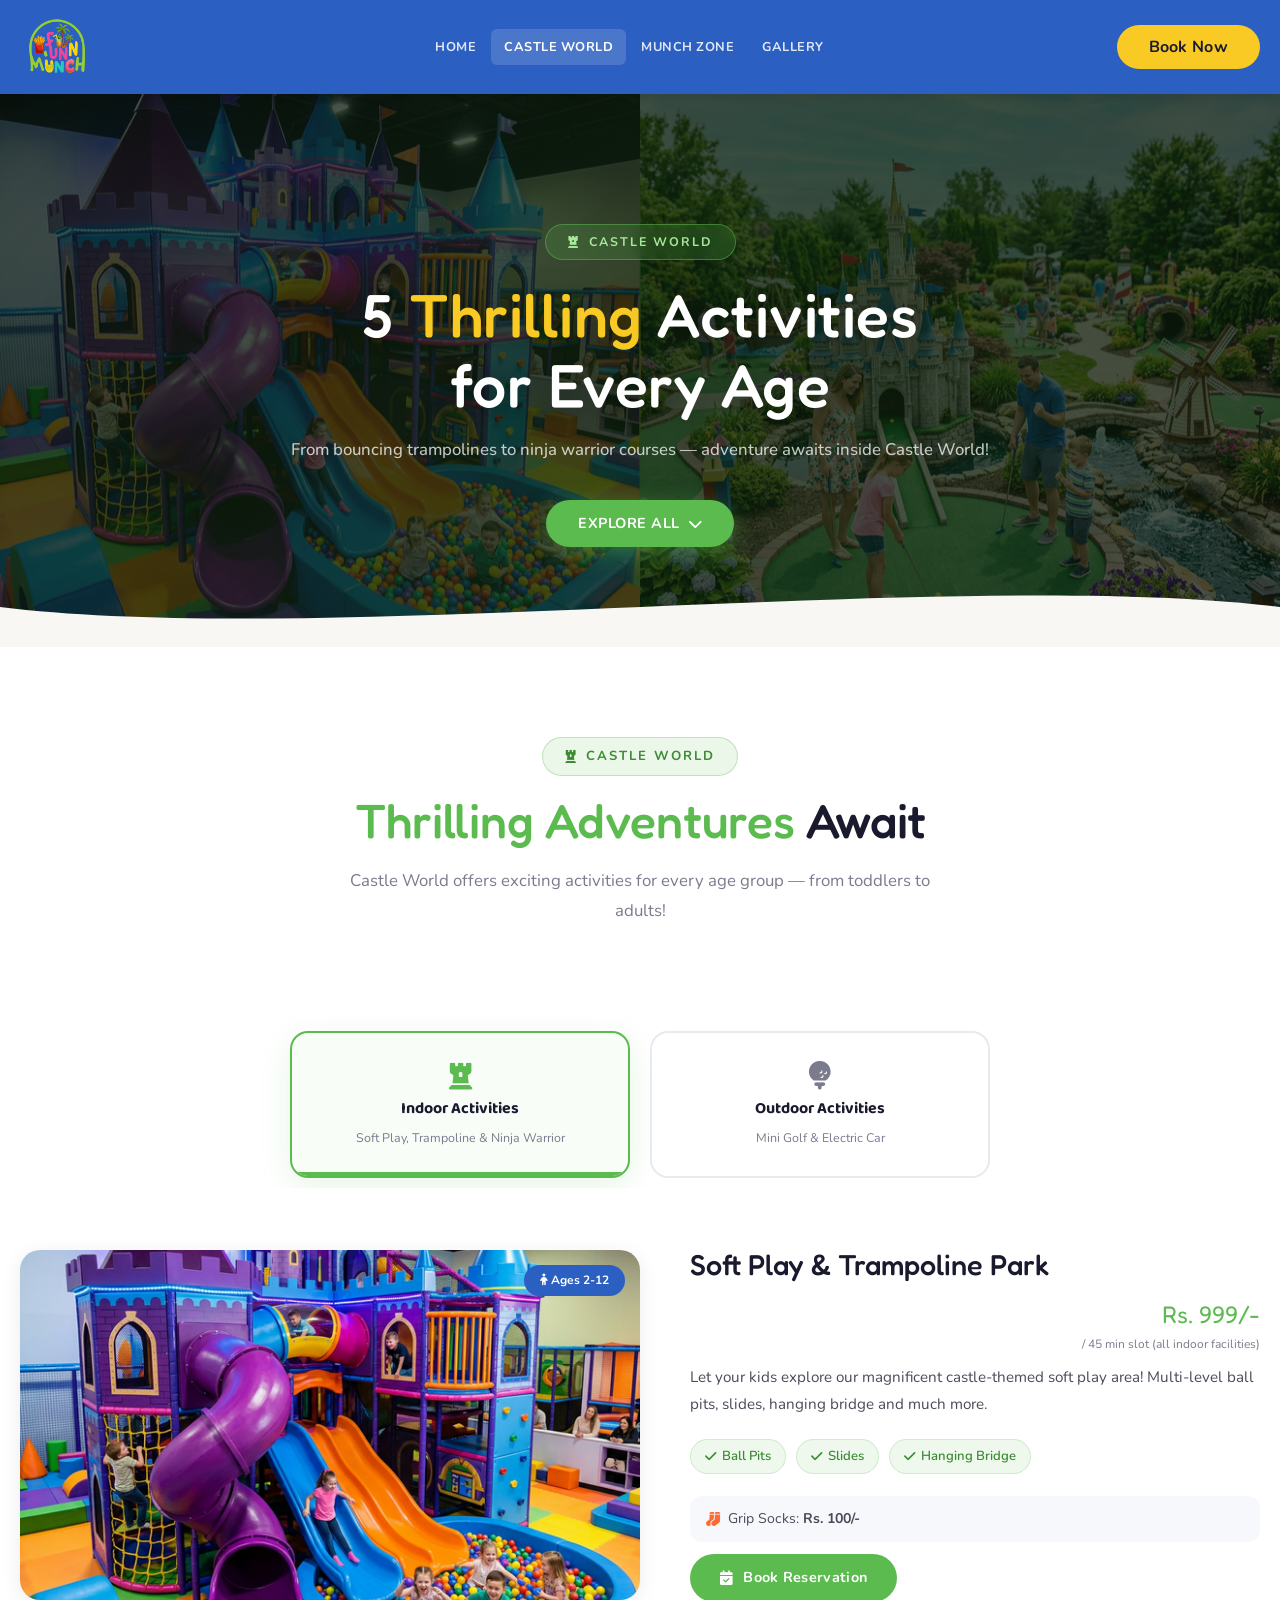
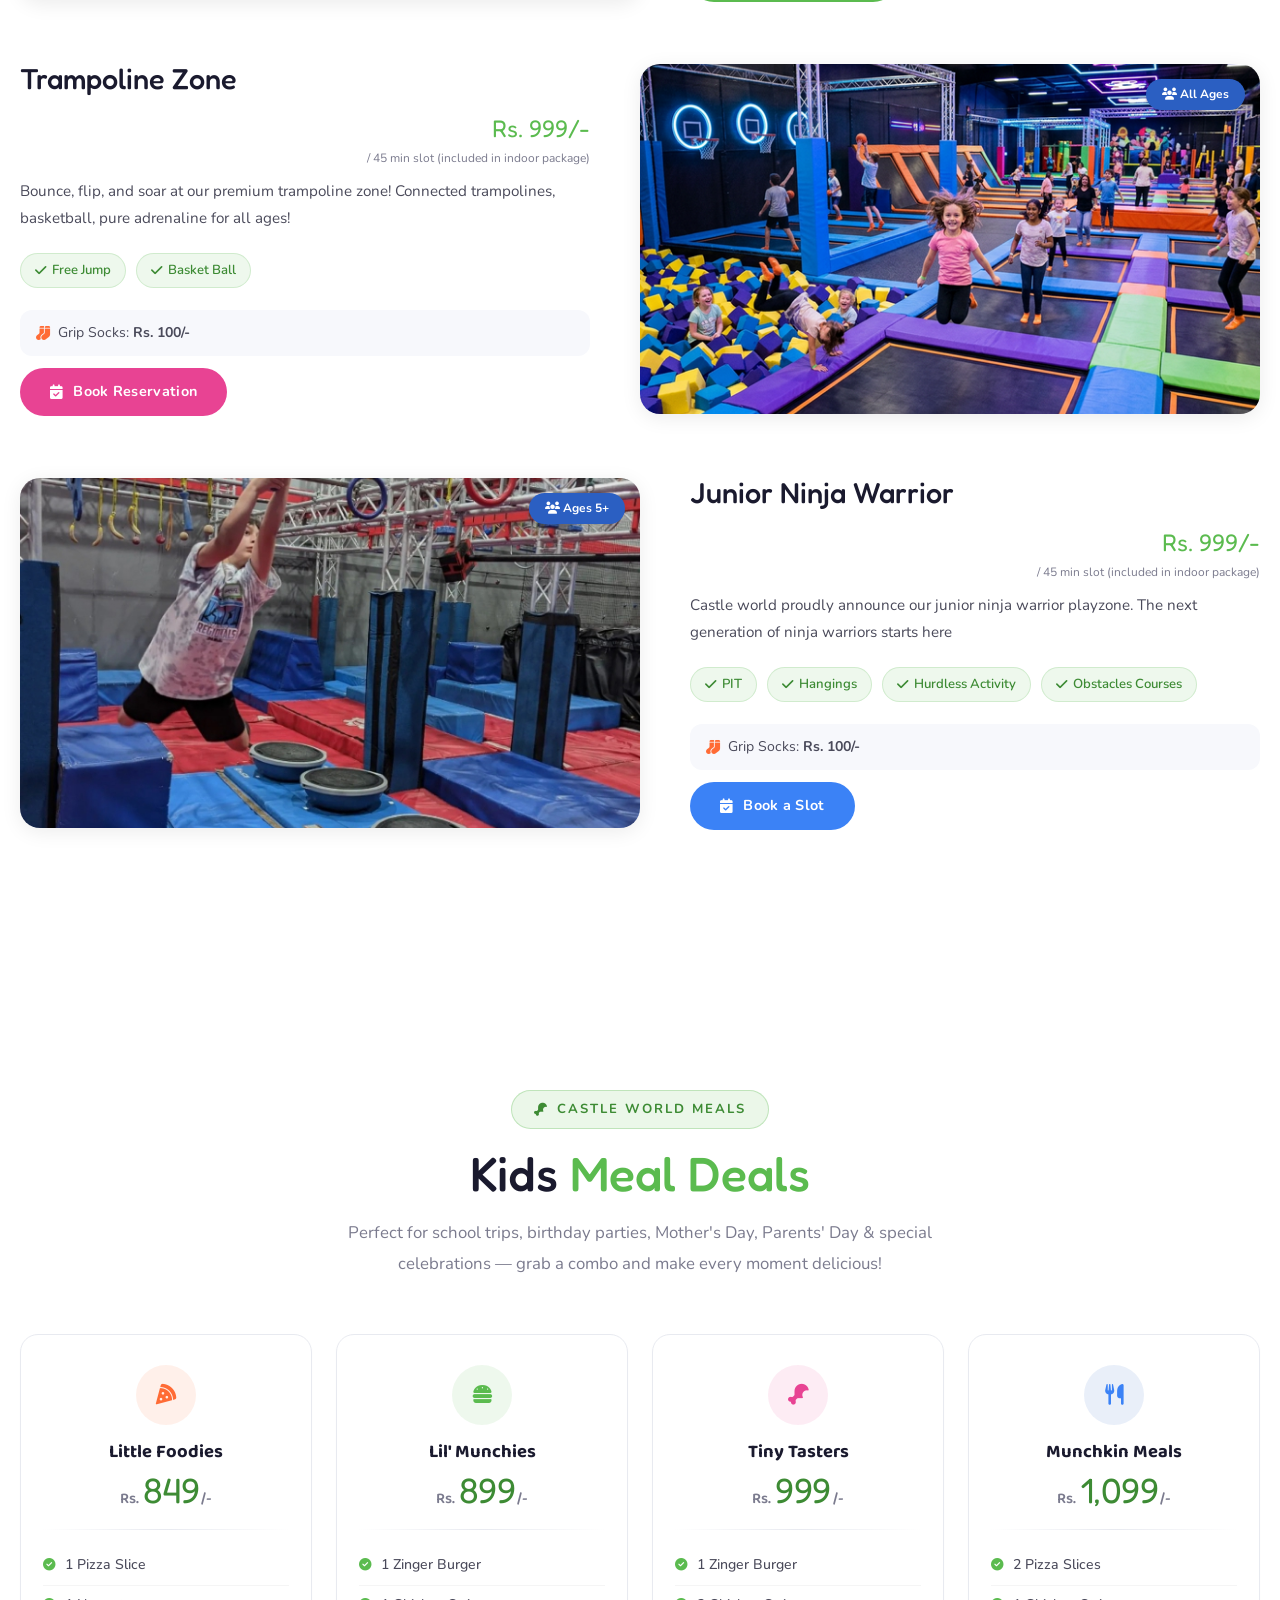
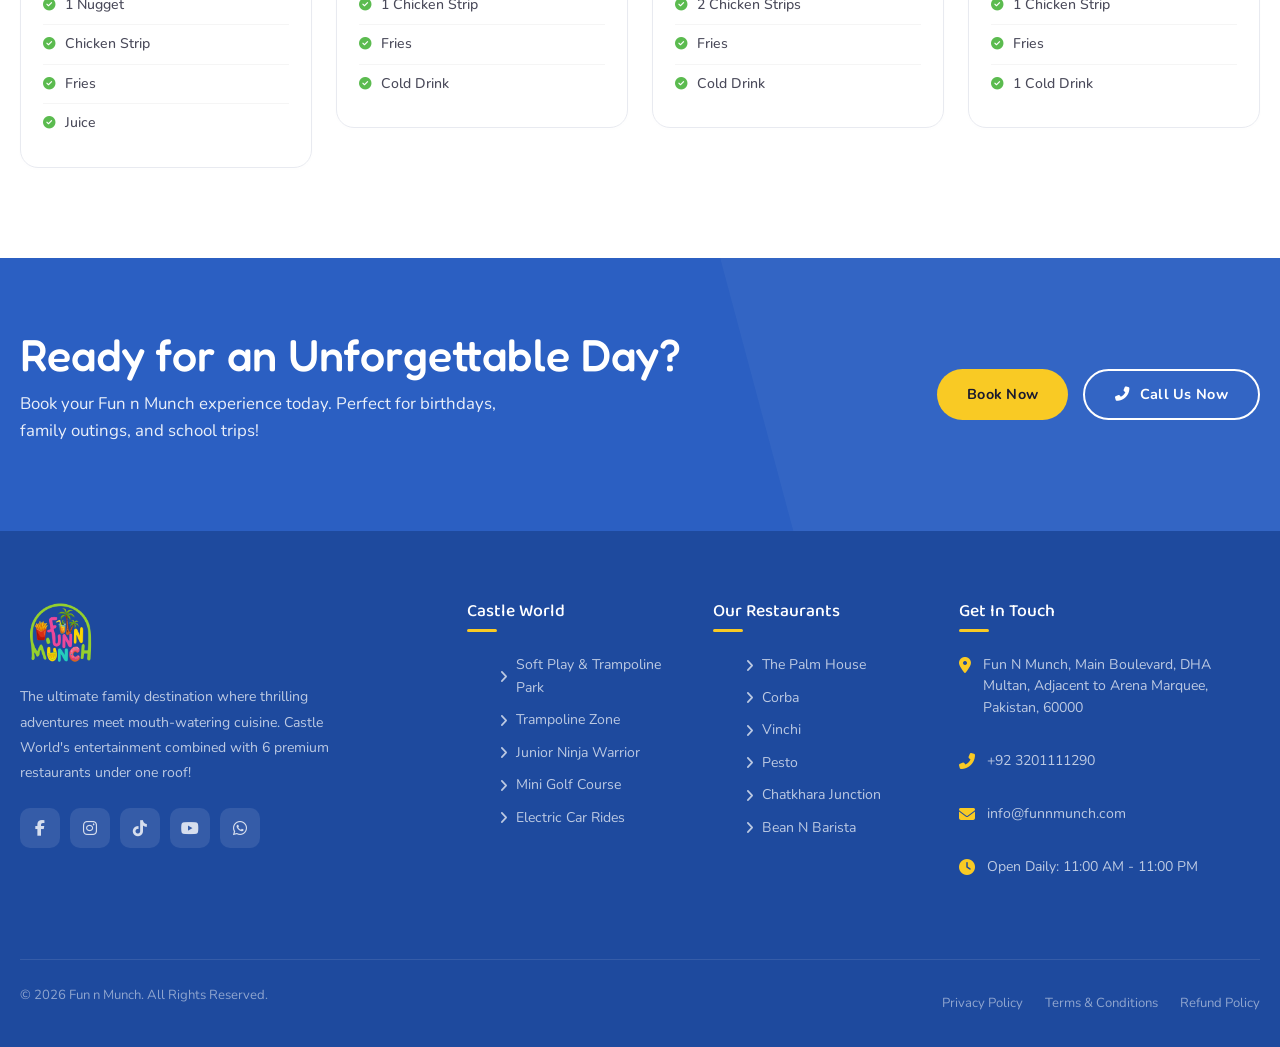
<file: fun.html>
<!DOCTYPE html>
<html lang="en">

<head>
    <meta charset="UTF-8">
    <meta name="viewport" content="width=device-width, initial-scale=1.0">
    <title>Fun n Munch | Where Fun Meets Flavor - Castle World & Restaurants</title>
    <meta name="description"
        content="Fun n Munch brings together Castle World's thrilling soft play, trampoline park, mini golf & car rides with 6 premium restaurants. Book your family adventure today!">

    <!-- Favicon -->
    <link rel="icon" type="image/png" href="assets/images/logo.png">

    <!-- Bootstrap 5 -->
    <link href="https://cdn.jsdelivr.net/npm/bootstrap@5.3.3/dist/css/bootstrap.min.css" rel="stylesheet">

    <!-- Font Awesome 6 -->
    <link rel="stylesheet" href="https://cdnjs.cloudflare.com/ajax/libs/font-awesome/6.5.1/css/all.min.css">

    <!-- AOS -->
    <link href="https://unpkg.com/aos@2.3.4/dist/aos.css" rel="stylesheet">

    <!-- Custom CSS -->
    <link rel="stylesheet" href="assets/css/style.css">
    <link rel="stylesheet" href="assets/css/reservation.css">

</head>

<body>

    <!-- NAVBAR -->
    <nav class="navbar" id="navbar">
        <div class="container">
            <a href="#" class="navbar-brand">
                <img src="assets/images/logo.png" alt="Fun n Munch Logo">
            </a>

            <ul class="nav-menu mb-0" id="navMenu">
                <li><a href="./index.html" class="nav-link">Home</a></li>
                <li><a href="./fun.html" class="nav-link active">Castle World</a></li>
                <li><a href="./munch.html" class="nav-link">Munch Zone</a></li>
                <li><a href="./gallery.html" class="nav-link">Gallery</a></li>
            </ul>

            <div class="nav-cta">
                <a href="./reservation.html" class="btn btn-yellow"> Book Now</a>
            </div>

            <button class="hamburger" id="hamburger" aria-label="Toggle Menu">
                <span></span><span></span><span></span>
            </button>
        </div>
    </nav>

    <!-- Mobile Overlay -->
    <div class="menu-overlay" id="menuOverlay"></div>



    <!-- CASTLE WORLD HERO BANNER -->
    <section class="munch-hero-banner fun-hero-banner" id="fun-hero">
        <!-- Split background images -->
        <div class="munch-banner-bg">
            <div class="munch-banner-half munch-banner-left"
                style="background-image: url('assets/images/castle-softplay.png');"></div>
            <div class="munch-banner-half munch-banner-right"
                style="background-image: url('assets/images/mini-golf.png');"></div>
        </div>
        <!-- Dark overlay -->
        <div class="munch-banner-overlay fun-banner-overlay"></div>

        <!-- Content -->
        <div class="munch-banner-content container">
            <div class="munch-banner-inner" data-aos="fade-up">
                <span class="munch-banner-eyebrow fun-eyebrow"><i class="fas fa-chess-rook"></i> Castle World</span>
                <h1 class="munch-banner-title">5 <span class="fun-highlight">Thrilling</span> Activities<br>for Every
                    Age</h1>
                <p class="munch-banner-subtitle">From bouncing trampolines to ninja warrior courses — adventure awaits
                    inside Castle World!</p>

                <a href="#castle-world" class="munch-banner-cta fun-banner-cta">
                    Explore All <i class="fas fa-chevron-down"></i>
                </a>
            </div>
        </div>

        <!-- Divider wave -->
        <div class="munch-banner-wave">
            <svg viewBox="0 0 1440 80" preserveAspectRatio="none" xmlns="http://www.w3.org/2000/svg">
                <path d="M0,40 C360,80 1080,0 1440,40 L1440,80 L0,80 Z" fill="#f9f7f4" />
            </svg>
        </div>
    </section>

    <!-- CASTLE WORLD ACTIVITIES -->

    <section class="activities" id="castle-world">
        <div class="container">
            <div class="activities-header" data-aos="fade-up">
                <span class="section-badge fun"><i class="fas fa-chess-rook"></i> Castle World</span>
                <h2 class="section-title"><span class="highlight-green">Thrilling Adventures</span> Await</h2>
                <p class="section-subtitle" style="margin: 0 auto;">
                    Castle World offers exciting activities for every age group — from toddlers to adults!
                </p>
            </div>
        </div>

        <!-- CATEGORY TOGGLE -->
        <section class="res-categories" id="booking">
            <div class="container">
                <div class="category-toggle" data-aos="fade-up">
                    <button class="cat-toggle-btn active" data-category="indoor" id="toggleIndoor">
                        <i class="fas fa-chess-rook"></i>
                        <span>Indoor Activities</span>
                        <small>Soft Play, Trampoline & Ninja Warrior</small>
                    </button>
                    <button class="cat-toggle-btn" data-category="outdoor" id="toggleOutdoor">
                        <i class="fas fa-golf-ball"></i>
                        <span>Outdoor Activities</span>
                        <small>Mini Golf & Electric Car</small>
                    </button>
                </div>
            </div>
        </section>

        <!-- INDOOR SECTION -->
        <section class="res-section indoor-section active" id="indoorSection">
            <div class="container">
                <!-- Soft Play -->
                <div class="activity-row" data-aos="fade-up">
                    <div class="activity-image">
                        <img src="assets/images/castle-softplay.png" alt="Soft Play & Trampoline">
                        <span class="age-badge"><i class="fas fa-child"></i> Ages 2-12</span>
                    </div>
                    <div class="activity-info">
                        <h3>Soft Play & Trampoline Park</h3>
                        <div class="booking-price" style="margin-bottom: 10px;">
                            <span class="price-value green">Rs. 999/-</span>
                            <span class="price-period">/ 45 min slot (all indoor facilities)</span>
                        </div>
                        <p>Let your kids explore our magnificent castle-themed soft play area! Multi-level ball pits,
                            slides, hanging bridge and much more.</p>
                        <div class="activity-features">
                            <span class="activity-feature"><i class="fas fa-check"></i> Ball Pits</span>
                            <span class="activity-feature"><i class="fas fa-check"></i> Slides</span>
                            <span class="activity-feature"><i class="fas fa-check"></i> Hanging Bridge</span>
                        </div>
                        <div class="booking-duration" style="margin-bottom: 12px;">
                            <i class="fas fa-socks" style="color: var(--orange);"></i>
                            <span>Grip Socks: <strong>Rs. 100/-</strong></span>
                        </div>
                        <a href="reservation-form.html?activity=softplay" class="btn btn-green" id="book-softplay"><i
                                class="fas fa-calendar-check"></i> Book
                            Reservation</a>
                    </div>
                </div>

                <!-- Trampoline Zone -->
                <div class="activity-row" data-aos="fade-up">
                    <div class="activity-image">
                        <img src="assets/images/trampoline-park.png" alt="Trampoline Zone">
                        <span class="age-badge"><i class="fas fa-users"></i> All Ages</span>
                    </div>
                    <div class="activity-info">
                        <h3>Trampoline Zone</h3>
                        <div class="booking-price" style="margin-bottom: 10px;">
                            <span class="price-value green">Rs. 999/-</span>
                            <span class="price-period">/ 45 min slot (included in indoor package)</span>
                        </div>
                        <p>Bounce, flip, and soar at our premium trampoline zone! Connected trampolines, basketball,
                            pure adrenaline for all ages!</p>
                        <div class="activity-features">
                            <span class="activity-feature"><i class="fas fa-check"></i> Free Jump</span>
                            <span class="activity-feature"><i class="fas fa-check"></i> Basket Ball </span>
                        </div>
                        <div class="booking-duration" style="margin-bottom: 12px;">
                            <i class="fas fa-socks" style="color: var(--orange);"></i>
                            <span>Grip Socks: <strong>Rs. 100/-</strong></span>
                        </div>
                        <a href="reservation-form.html?activity=trampoline" class="btn btn-pink" id="book-trampoline"><i
                                class="fas fa-calendar-check"></i> Book
                            Reservation</a>
                    </div>
                </div>

                <!-- Ninja warrior -->
                <div class="activity-row" data-aos="fade-up">
                    <div class="activity-image">
                        <img src="assets/images/ninja.jpeg" alt="Ninja Warrior">
                        <span class="age-badge"><i class="fas fa-users"></i> Ages 5+</span>
                    </div>
                    <div class="activity-info">
                        <h3>Junior Ninja Warrior</h3>
                        <div class="booking-price" style="margin-bottom: 10px;">
                            <span class="price-value green">Rs. 999/-</span>
                            <span class="price-period">/ 45 min slot (included in indoor package)</span>
                        </div>
                        <p>Castle world proudly announce our junior ninja warrior playzone. The next generation of ninja
                            warriors starts here</p>
                        <div class="activity-features">
                            <span class="activity-feature"><i class="fas fa-check"></i> PIT</span>
                            <span class="activity-feature"><i class="fas fa-check"></i> Hangings</span>
                            <span class="activity-feature"><i class="fas fa-check"></i> Hurdless Activity</span>
                            <span class="activity-feature"><i class="fas fa-check"></i> Obstacles Courses</span>
                        </div>
                        <div class="booking-duration" style="margin-bottom: 12px;">
                            <i class="fas fa-socks" style="color: var(--orange);"></i>
                            <span>Grip Socks: <strong>Rs. 100/-</strong></span>
                        </div>
                        <a href="reservation-form.html?activity=ninja-warrior" class="btn btn-blue"
                            id="book-ninja-warrior"><i class="fas fa-calendar-check"></i> Book a
                            Slot</a>
                    </div>
                </div>

            </div>
        </section>

        <!-- OUTDOOR SECTION-->
        <section class="res-section  outdoor-section" id="outdoorSection">
            <div class="container">
                <!-- Mini Golf -->
                <div class="activity-row" data-aos="fade-up">
                    <div class="activity-image">
                        <img src="assets/images/mini-golf.png" alt="Mini Golf">
                        <span class="age-badge"><i class="fas fa-users"></i> Ages 5+</span>
                    </div>
                    <div class="activity-info">
                        <h3>Mini Golf Course</h3>
                        <p>Challenge your family and friends on our beautifully outdoor mini golf course!
                            Creative
                            obstacles, water features, and castle-themed decorations make every round an adventure.</p>
                        <div class="activity-features">
                            <span class="activity-feature"><i class="fas fa-check"></i> Outdoor</span>
                            <span class="activity-feature"><i class="fas fa-check"></i> Family Fun</span>
                        </div>
                        <a href="reservation-form.html?activity=minigolf" class="btn btn-blue" id="book-minigolf"><i
                                class="fas fa-calendar-check"></i> Book a
                            Slot</a>
                    </div>
                </div>

                <!-- Car Rides -->
                <div class="activity-row" data-aos="fade-up">
                    <div class="activity-image">
                        <img src="assets/images/car-rides.png" alt="Car Rides">
                        <span class="age-badge"><i class="fas fa-child"></i> Ages 3-10</span>
                    </div>
                    <div class="activity-info">
                        <h3>Electric Car Rides</h3>
                        <div class="booking-price" style="margin-bottom: 10px;">
                            <span class="price-value" style="color: var(--orange);">Rs. 200/-</span>
                            <span class="price-period">/ per ride</span>
                        </div>
                        <p>Little drivers, Our electric car ride track features mini electric cars,
                            and racing experiences that kids absolutely love. Safe and thrilling rides for young
                            adventurers!</p>
                        <div class="activity-features">
                            <span class="activity-feature"><i class="fas fa-check"></i> Electric Cars</span>
                        </div>
                        <a href="reservation-form.html?activity=electriccar" class="btn btn-orange" id="book-carrides"><i class="fas fa-calendar-check"></i> Book
                            Now</a>
                    </div>
                </div>
            </div>
        </section>


    </section>

    <!-- CASTLE WORLD MEALS -->
    <section class="castle-meals" id="castle-meals">
        <div class="container">
            <div class="castle-meals-header" data-aos="fade-up">
                <span class="section-badge fun"><i class="fas fa-drumstick-bite"></i> Castle World Meals</span>
                <h2 class="section-title">Kids <span class="highlight-green">Meal Deals</span></h2>
                <p class="section-subtitle" style="margin: 0 auto;">
                    Perfect for school trips, birthday parties, Mother's Day, Parents' Day & special celebrations — grab
                    a combo and make every moment delicious!
                </p>
            </div>

            <div class="castle-meals-grid">

                <!-- Little Foodies (Rs. 849) -->
                <div class="castle-meal-card" data-aos="fade-up" data-aos-delay="100">
                    <div class="meal-card-top">
                        <div class="meal-icon-wrap orange">
                            <i class="fas fa-pizza-slice"></i>
                        </div>
                        <h3 class="meal-card-name">Little Foodies</h3>
                        <div class="meal-card-price">
                            <span class="price-rs">Rs.</span>
                            <span class="price-amount">849</span>
                            <span class="price-slash">/-</span>
                        </div>
                    </div>
                    <div class="meal-card-divider"></div>
                    <ul class="meal-card-items">
                        <li><i class="fas fa-circle-check"></i> <span>1 Pizza Slice</span></li>
                        <li><i class="fas fa-circle-check"></i> <span>1 Nugget</span></li>
                        <li><i class="fas fa-circle-check"></i> <span>Chicken Strip</span></li>
                        <li><i class="fas fa-circle-check"></i> <span>Fries</span></li>
                        <li><i class="fas fa-circle-check"></i> <span>Juice</span></li>
                    </ul>
                </div>

                <!-- Lil' Munchies (Rs. 899) -->
                <div class="castle-meal-card" data-aos="fade-up" data-aos-delay="200">
                    <div class="meal-card-top">
                        <div class="meal-icon-wrap green">
                            <i class="fas fa-burger"></i>
                        </div>
                        <h3 class="meal-card-name">Lil' Munchies</h3>
                        <div class="meal-card-price">
                            <span class="price-rs">Rs.</span>
                            <span class="price-amount">899</span>
                            <span class="price-slash">/-</span>
                        </div>
                    </div>
                    <div class="meal-card-divider"></div>
                    <ul class="meal-card-items">
                        <li><i class="fas fa-circle-check"></i> <span>1 Zinger Burger</span></li>
                        <li><i class="fas fa-circle-check"></i> <span>1 Chicken Strip</span></li>
                        <li><i class="fas fa-circle-check"></i> <span>Fries</span></li>
                        <li><i class="fas fa-circle-check"></i> <span>Cold Drink</span></li>
                    </ul>
                </div>

                <!-- Tiny Tasters (Rs. 999) -->
                <div class="castle-meal-card" data-aos="fade-up" data-aos-delay="300">
                    <div class="meal-card-top">
                        <div class="meal-icon-wrap pink">
                            <i class="fas fa-drumstick-bite"></i>
                        </div>
                        <h3 class="meal-card-name">Tiny Tasters</h3>
                        <div class="meal-card-price">
                            <span class="price-rs">Rs.</span>
                            <span class="price-amount">999</span>
                            <span class="price-slash">/-</span>
                        </div>
                    </div>
                    <div class="meal-card-divider"></div>
                    <ul class="meal-card-items">
                        <li><i class="fas fa-circle-check"></i> <span>1 Zinger Burger</span></li>
                        <li><i class="fas fa-circle-check"></i> <span>2 Chicken Strips</span></li>
                        <li><i class="fas fa-circle-check"></i> <span>Fries</span></li>
                        <li><i class="fas fa-circle-check"></i> <span>Cold Drink</span></li>
                    </ul>
                </div>

                <!-- Munchkin Meals (Rs. 1,099) -->
                <div class="castle-meal-card" data-aos="fade-up" data-aos-delay="400">
                    <div class="meal-card-top">
                        <div class="meal-icon-wrap blue">
                            <i class="fas fa-utensils"></i>
                        </div>
                        <h3 class="meal-card-name">Munchkin Meals</h3>
                        <div class="meal-card-price">
                            <span class="price-rs">Rs.</span>
                            <span class="price-amount">1,099</span>
                            <span class="price-slash">/-</span>
                        </div>
                    </div>
                    <div class="meal-card-divider"></div>
                    <ul class="meal-card-items">
                        <li><i class="fas fa-circle-check"></i> <span>2 Pizza Slices</span></li>
                        <li><i class="fas fa-circle-check"></i> <span>1 Chicken Strip</span></li>
                        <li><i class="fas fa-circle-check"></i> <span>Fries</span></li>
                        <li><i class="fas fa-circle-check"></i> <span>1 Cold Drink</span></li>
                    </ul>
                </div>

            </div>
        </div>
    </section>

    <!-- CTA BANNER -->
    <section class="cta-banner" data-aos="fade-up">
        <div class="container">
            <div class="cta-text">
                <h2>Ready for an Unforgettable Day?</h2>
                <p>Book your Fun n Munch experience today. Perfect for birthdays, family outings, and school trips!</p>
            </div>
            <div class="cta-buttons">
                <a href="reservation.html" class="btn btn-yellow">Book Now</a>
                <a href="tel:+923201111290" class="btn btn-outline-white"><i class="fas fa-phone-alt"></i> Call Us
                    Now</a>
            </div>
        </div>
    </section>

    <!-- FOOTER -->
    <footer class="footer" id="contact">
        <div class="container">
            <div class="footer-grid">
                <div class="footer-brand">
                    <img src="assets/images/logo.png" alt="Fun n Munch">
                    <p>The ultimate family destination where thrilling adventures meet mouth-watering cuisine. Castle
                        World's entertainment combined with 6 premium restaurants under one roof!</p>
                    <div class="footer-social">
                        <a href="#" aria-label="Facebook"><i class="fab fa-facebook-f"></i></a>
                        <a href="#" aria-label="Instagram"><i class="fab fa-instagram"></i></a>
                        <a href="#" aria-label="TikTok"><i class="fab fa-tiktok"></i></a>
                        <a href="#" aria-label="YouTube"><i class="fab fa-youtube"></i></a>
                        <a href="#" aria-label="WhatsApp"><i class="fab fa-whatsapp"></i></a>
                    </div>
                </div>

                <div class="footer-col">
                    <h4>Castle World</h4>
                    <ul>
                        <li><a href="fun.html"><i class="fas fa-angle-right"></i> Soft Play & Trampoline Park</a>
                        </li>
                        <li><a href="fun.html"><i class="fas fa-angle-right"></i> Trampoline Zone</a></li>
                        <li><a href="fun.html"><i class="fas fa-angle-right"></i> Junior Ninja Warrior</a></li>
                        <li><a href="fun.html"><i class="fas fa-angle-right"></i> Mini Golf Course</a></li>
                        <li><a href="fun.html"><i class="fas fa-angle-right"></i> Electric Car Rides</a></li>
                    </ul>
                </div>

                <div class="footer-col">
                    <h4>Our Restaurants</h4>
                    <ul>
                        <li><a href="https://thepalmhouse.com.pk/" target="_blank"><i class="fas fa-angle-right"></i>
                                The Palm House</a></li>
                        <li><a href="https://corba.com.pk/" target="_blank"><i class="fas fa-angle-right"></i>
                                Corba</a>
                        </li>
                        <li><a href="https://vinchi.com.pk/" target="_blank"><i class="fas fa-angle-right"></i>
                                Vinchi</a></li>
                        <li><a href="https://pesto.com.pk/" target="_blank"><i class="fas fa-angle-right"></i>
                                Pesto</a>
                        </li>
                        <li><a href="https://chatkharajunction.com/" target="_blank"><i class="fas fa-angle-right"></i>
                                Chatkhara Junction</a></li>

                        <li><a href="https://beannbarista.com/" target="_blank"><i class="fas fa-angle-right"></i> Bean
                                N Barista</a></li>

                    </ul>
                </div>

                <div class="footer-col">
                    <h4>Get In Touch</h4>
                    <div class="footer-contact-item">
                        <i class="fas fa-map-marker-alt"></i>
                        <p>Fun N Munch, Main Boulevard, DHA Multan, Adjacent to Arena Marquee, Pakistan, 60000</p>
                    </div>
                    <div class="footer-contact-item">
                        <i class="fas fa-phone-alt"></i>
                        <p><a href="tel:+923201111290">+92 3201111290</a></p>
                    </div>
                    <div class="footer-contact-item">
                        <i class="fas fa-envelope"></i>
                        <p><a href="mailto:info@funnmunch.com">info@funnmunch.com</a></p>
                    </div>
                    <div class="footer-contact-item">
                        <i class="fas fa-clock"></i>
                        <p>Open Daily: 11:00 AM - 11:00 PM</p>
                    </div>
                </div>
            </div>

            <div class="footer-bottom">
                <p>&copy; 2026 Fun n Munch. All Rights Reserved.</p>
                <div class="footer-bottom-links">
                    <a href="#">Privacy Policy</a>
                    <a href="#">Terms & Conditions</a>
                    <a href="#">Refund Policy</a>
                </div>
            </div>
        </div>
    </footer>

    <!-- BACK TO TOP -->
    <button class="back-to-top" id="backToTop" aria-label="Back to Top">
        <i class="fas fa-chevron-up"></i>
    </button>

    <!-- SCRIPTS -->
    <script src="https://cdn.jsdelivr.net/npm/bootstrap@5.3.3/dist/js/bootstrap.bundle.min.js" defer></script>
    <script src="https://unpkg.com/aos@2.3.4/dist/aos.js"></script>

    <script>

        // Category Toggle
        const toggleBtns = document.querySelectorAll('.cat-toggle-btn');
        const indoorSection = document.getElementById('indoorSection');
        const outdoorSection = document.getElementById('outdoorSection');

        toggleBtns.forEach(btn => {
            btn.addEventListener('click', () => {
                toggleBtns.forEach(b => b.classList.remove('active'));
                btn.classList.add('active');

                const category = btn.dataset.category;
                if (category === 'indoor') {
                    indoorSection.classList.add('active');
                    outdoorSection.classList.remove('active');
                } else {
                    outdoorSection.classList.add('active');
                    indoorSection.classList.remove('active');
                }

                // Re-init AOS for newly visible elements
                setTimeout(() => AOS.refresh(), 100);
            });
        });
        // Preloader
        window.addEventListener('load', () => {
            setTimeout(() => document.getElementById('preloader').classList.add('hidden'), 600);
        });

        // AOS
        AOS.init({ duration: 700, easing: 'ease-out-cubic', once: true, offset: 60 });

        // Navbar scroll
        const navbar = document.getElementById('navbar');
        window.addEventListener('scroll', () => {
            navbar.classList.toggle('scrolled', window.scrollY > 50);
        });

        // Mobile menu
        const hamburger = document.getElementById('hamburger');
        const navMenu = document.getElementById('navMenu');
        const menuOverlay = document.getElementById('menuOverlay');

        hamburger.addEventListener('click', () => {
            navMenu.classList.toggle('open');
            menuOverlay.classList.toggle('active');
            document.body.style.overflow = navMenu.classList.contains('open') ? 'hidden' : '';
        });

        menuOverlay.addEventListener('click', () => {
            navMenu.classList.remove('open');
            menuOverlay.classList.remove('active');
            document.body.style.overflow = '';
        });

        document.querySelectorAll('.nav-link').forEach(link => {
            link.addEventListener('click', () => {
                navMenu.classList.remove('open');
                menuOverlay.classList.remove('active');
                document.body.style.overflow = '';
            });
        });

        // Active nav on scroll
        const sections = document.querySelectorAll('section[id]');
        window.addEventListener('scroll', () => {
            const scrollY = window.scrollY + 100;
            sections.forEach(section => {
                const id = section.getAttribute('id');
                const top = section.offsetTop;
                const height = section.offsetHeight;
                const link = document.querySelector(`.nav-link[href="#${id}"]`);
                if (link) {
                    if (scrollY >= top && scrollY < top + height) {
                        document.querySelectorAll('.nav-link').forEach(l => l.classList.remove('active'));
                        link.classList.add('active');
                    }
                }
            });
        });

        // Hero slider
        const heroSlides = document.querySelectorAll('.hero-slide');
        const heroDots = document.querySelectorAll('.hero-dot');
        let currentSlide = 0;
        let slideInterval;

        function showSlide(idx) {
            heroSlides.forEach(s => s.classList.remove('active'));
            heroDots.forEach(d => d.classList.remove('active'));
            heroSlides[idx].classList.add('active');
            heroDots[idx].classList.add('active');
            currentSlide = idx;
        }

        function startSlider() {
            slideInterval = setInterval(() => showSlide((currentSlide + 1) % heroSlides.length), 4500);
        }

        heroDots.forEach(dot => {
            dot.addEventListener('click', () => {
                clearInterval(slideInterval);
                showSlide(parseInt(dot.dataset.slide));
                startSlider();
            });
        });

        startSlider();

        // Back to top
        const backToTop = document.getElementById('backToTop');
        window.addEventListener('scroll', () => {
            backToTop.classList.toggle('visible', window.scrollY > 400);
        });
        backToTop.addEventListener('click', () => window.scrollTo({ top: 0, behavior: 'smooth' }));

        // Smooth scroll
        document.querySelectorAll('a[href^="#"]').forEach(anchor => {
            anchor.addEventListener('click', function (e) {
                e.preventDefault();
                const target = document.querySelector(this.getAttribute('href'));
                if (target) {
                    window.scrollTo({ top: target.offsetTop - 75, behavior: 'smooth' });
                }
            });
        });
        // Video Gallery Slider - clone slides for infinite loop
        const sliderTrack = document.getElementById('videoSliderTrack');
        if (sliderTrack) {
            const slides = sliderTrack.querySelectorAll('.video-slide');
            slides.forEach(slide => {
                const clone = slide.cloneNode(true);
                sliderTrack.appendChild(clone);
            });
        }

        const videoLightbox = document.getElementById('videoLightbox');
        const lightboxVideo = document.getElementById('lightboxVideo');
        const lightboxSource = document.getElementById('lightboxSource');
        const lightboxClose = document.getElementById('lightboxClose');
        const lightboxBackdrop = document.querySelector('.lightbox-backdrop');

        document.querySelectorAll('.video-slide').forEach(card => {
            // Click to open lightbox
            card.addEventListener('click', () => {
                const videoSrc = card.dataset.video;
                lightboxSource.setAttribute('src', videoSrc);
                lightboxVideo.load();
                videoLightbox.classList.add('active');
                document.body.style.overflow = 'hidden';
                lightboxVideo.play();
            });

            // Hover preview
            const preview = card.querySelector('video');
            card.addEventListener('mouseenter', () => {
                preview.currentTime = 0;
                preview.play().catch(() => { });
            });
            card.addEventListener('mouseleave', () => {
                preview.pause();
                preview.currentTime = 0;
            });
        });

        function closeLightbox() {
            lightboxVideo.pause();
            videoLightbox.classList.remove('active');
            document.body.style.overflow = '';
        }

        lightboxClose.addEventListener('click', closeLightbox);
        lightboxBackdrop.addEventListener('click', closeLightbox);
        document.addEventListener('keydown', (e) => {
            if (e.key === 'Escape') {
                if (videoLightbox.classList.contains('active')) closeLightbox();
                if (imgLightbox.classList.contains('active')) closeImgLightbox();
            }
        });

        // Image Gallery Lightbox
        const imgLightbox = document.getElementById('imgLightbox');
        const imgLbImage = document.getElementById('imgLbImage');
        const imgLbClose = document.getElementById('imgLbClose');
        const imgLbPrev = document.getElementById('imgLbPrev');
        const imgLbNext = document.getElementById('imgLbNext');
        const imgLbCurrent = document.getElementById('imgLbCurrent');
        const imgLbTotal = document.getElementById('imgLbTotal');
        const galleryItems = document.querySelectorAll('.gallery-item img');
        let currentImgIndex = 0;

        const galleryImages = Array.from(galleryItems).map(img => img.src);
        imgLbTotal.textContent = galleryImages.length;

        galleryItems.forEach((img, index) => {
            img.parentElement.addEventListener('click', () => {
                currentImgIndex = index;
                openImgLightbox();
            });
        });

        function openImgLightbox() {
            imgLbImage.src = galleryImages[currentImgIndex];
            imgLbCurrent.textContent = currentImgIndex + 1;
            imgLightbox.classList.add('active');
            document.body.style.overflow = 'hidden';
            updateArrows();
        }

        function closeImgLightbox() {
            imgLightbox.classList.remove('active');
            document.body.style.overflow = '';
        }

        function updateArrows() {
            imgLbPrev.style.opacity = currentImgIndex === 0 ? '0.3' : '1';
            imgLbNext.style.opacity = currentImgIndex === galleryImages.length - 1 ? '0.3' : '1';
        }

        imgLbClose.addEventListener('click', closeImgLightbox);
        document.querySelector('.img-lightbox-backdrop').addEventListener('click', closeImgLightbox);

        imgLbPrev.addEventListener('click', (e) => {
            e.stopPropagation();
            if (currentImgIndex > 0) {
                currentImgIndex--;
                imgLbImage.style.animation = 'imgSlideRight 0.3s ease';
                setTimeout(() => {
                    imgLbImage.src = galleryImages[currentImgIndex];
                    imgLbCurrent.textContent = currentImgIndex + 1;
                    imgLbImage.style.animation = '';
                    updateArrows();
                }, 150);
            }
        });

        imgLbNext.addEventListener('click', (e) => {
            e.stopPropagation();
            if (currentImgIndex < galleryImages.length - 1) {
                currentImgIndex++;
                imgLbImage.style.animation = 'imgSlideLeft 0.3s ease';
                setTimeout(() => {
                    imgLbImage.src = galleryImages[currentImgIndex];
                    imgLbCurrent.textContent = currentImgIndex + 1;
                    imgLbImage.style.animation = '';
                    updateArrows();
                }, 150);
            }
        });

        // Keyboard navigation for image lightbox
        document.addEventListener('keydown', (e) => {
            if (!imgLightbox.classList.contains('active')) return;
            if (e.key === 'ArrowLeft') imgLbPrev.click();
            if (e.key === 'ArrowRight') imgLbNext.click();
        });
    </script>

</body>

</html>
</file>
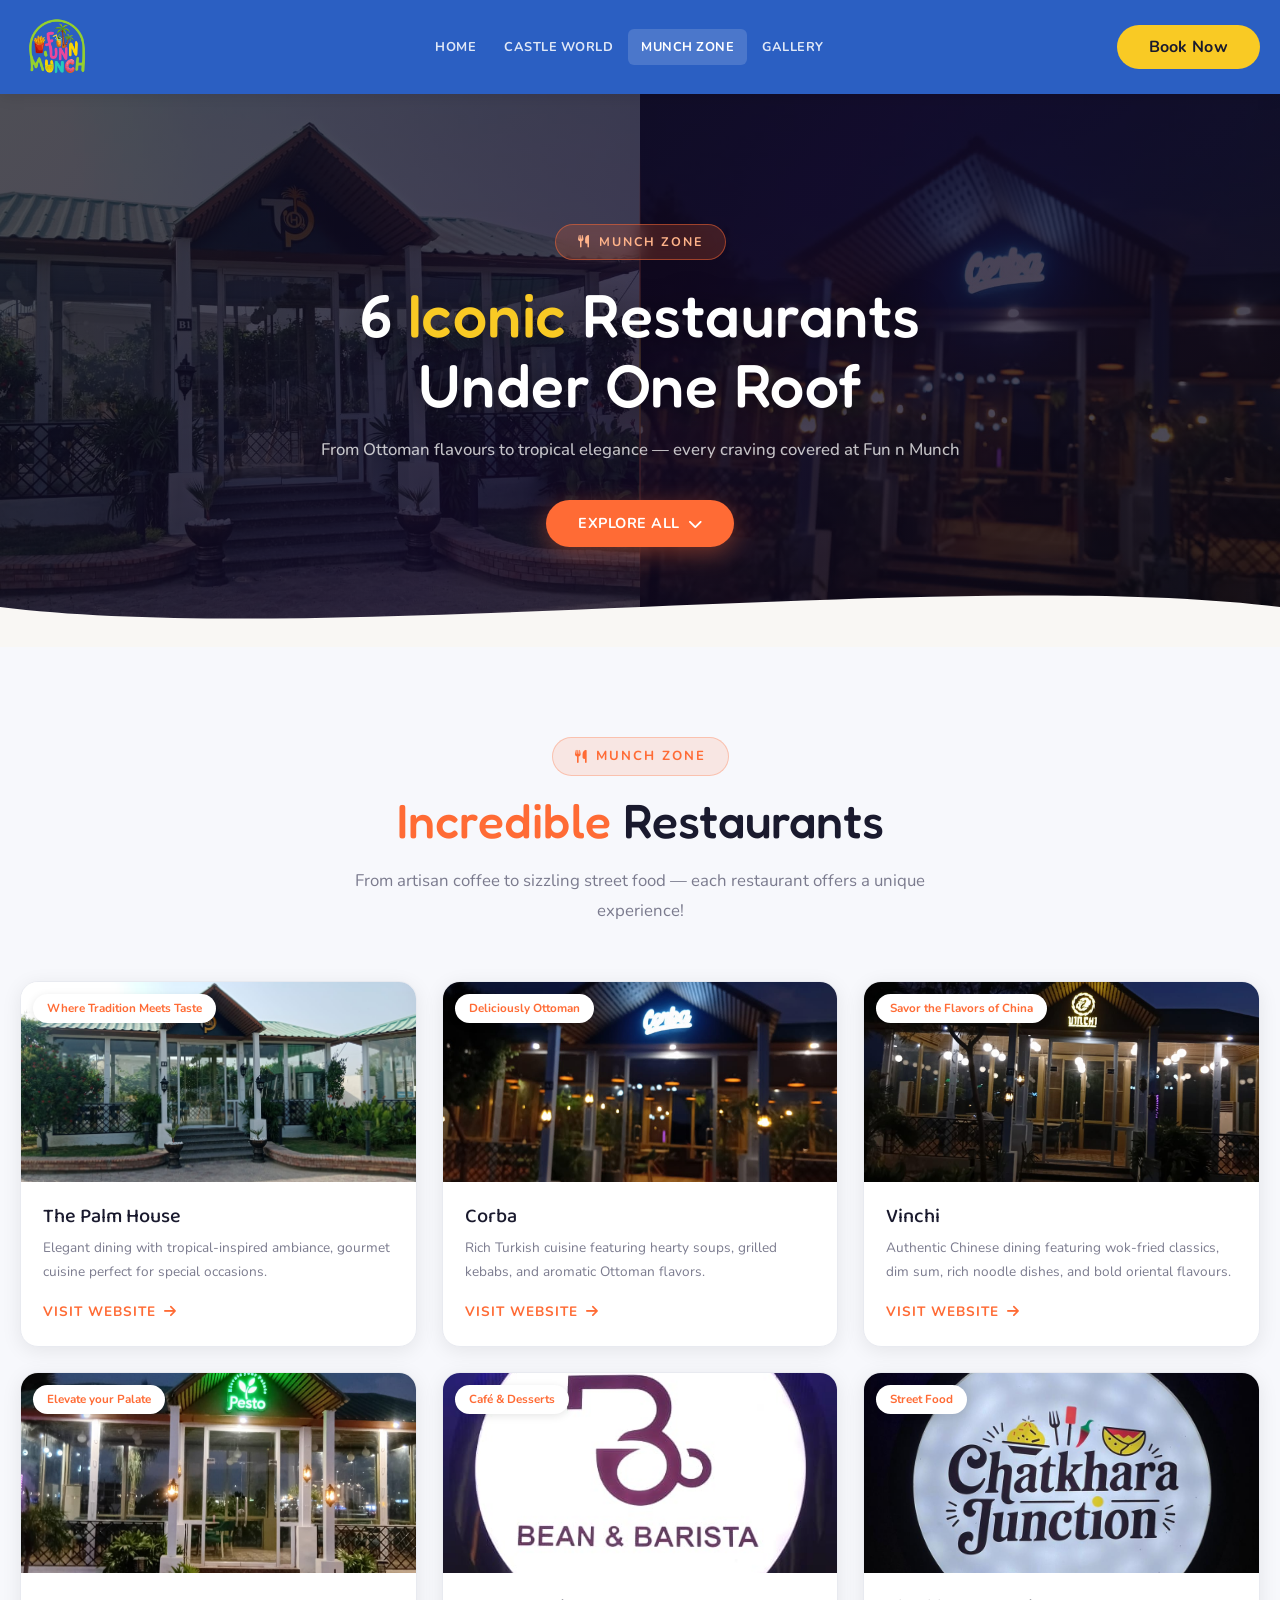
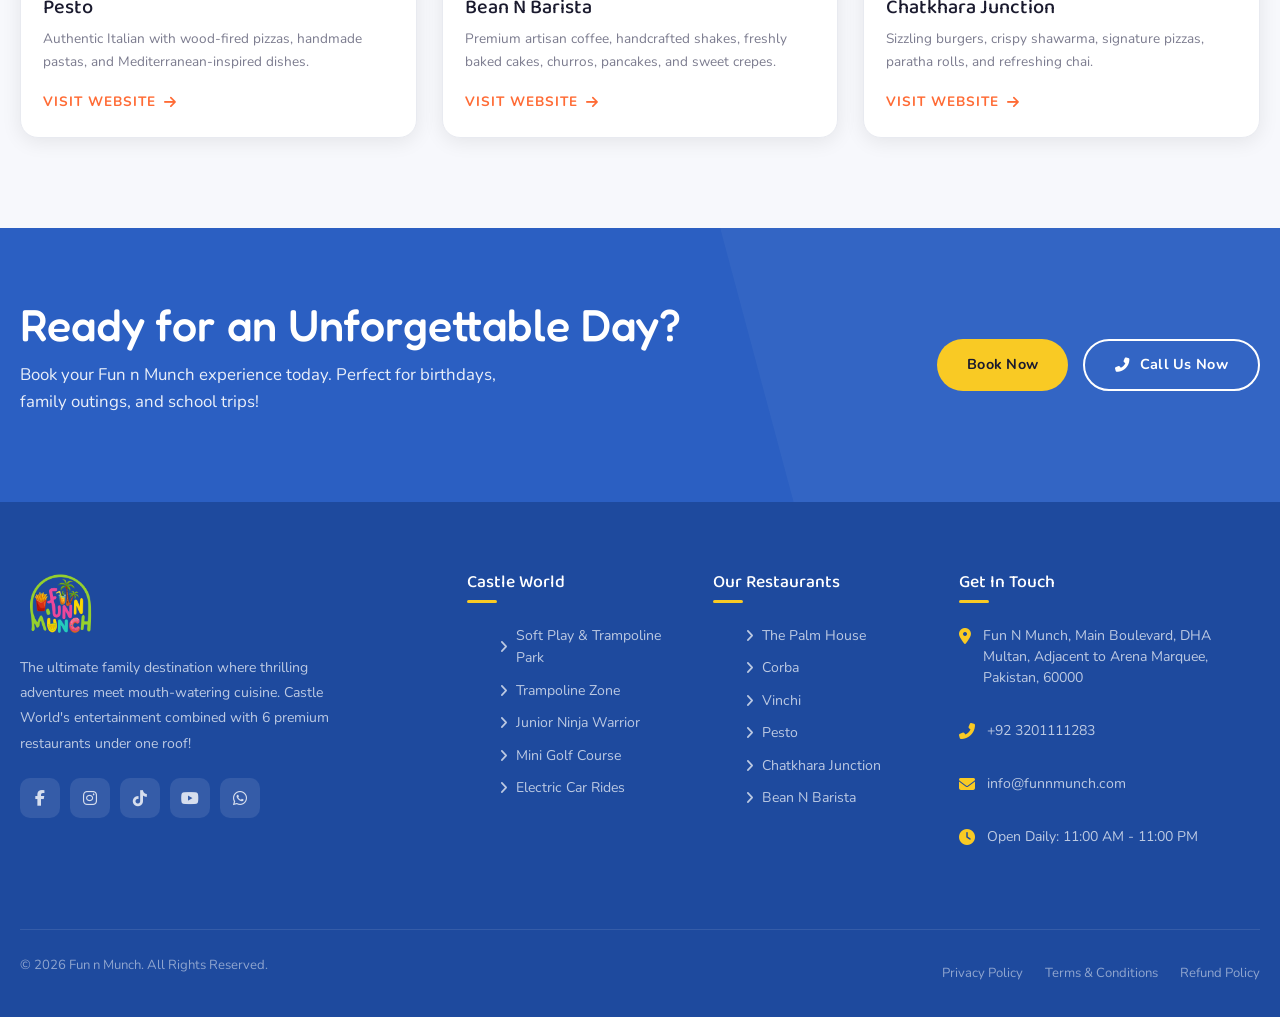
<file: munch.html>
<!DOCTYPE html>
<html lang="en">

<head>
    <meta charset="UTF-8">
    <meta name="viewport" content="width=device-width, initial-scale=1.0">
    <title>Fun n Munch | Where Fun Meets Flavor - Castle World & Restaurants</title>
    <meta name="description"
        content="Fun n Munch brings together Castle World's thrilling soft play, trampoline park, mini golf & car rides with 6 premium restaurants. Book your family adventure today!">

    <!-- Favicon -->
    <link rel="icon" type="image/png" href="assets/images/logo.png">

    <!-- Bootstrap 5 -->
    <link href="https://cdn.jsdelivr.net/npm/bootstrap@5.3.3/dist/css/bootstrap.min.css" rel="stylesheet">

    <!-- Font Awesome 6 -->
    <link rel="stylesheet" href="https://cdnjs.cloudflare.com/ajax/libs/font-awesome/6.5.1/css/all.min.css">

    <!-- AOS -->
    <link href="https://unpkg.com/aos@2.3.4/dist/aos.css" rel="stylesheet">

    <!-- Custom CSS -->
    <link rel="stylesheet" href="assets/css/style.css">
</head>

<body>

    <!-- NAVBAR -->
    <nav class="navbar" id="navbar">
        <div class="container">
            <a href="#" class="navbar-brand">
                <img src="assets/images/logo.png" alt="Fun n Munch Logo">
            </a>

            <ul class="nav-menu mb-0" id="navMenu">
                <li><a href="./index.html" class="nav-link ">Home</a></li>
                <li><a href="./fun.html" class="nav-link">Castle World</a></li>
                <li><a href="./munch.html" class="nav-link active">Munch Zone</a></li>
                <li><a href="./gallery.html" class="nav-link">Gallery</a></li>
            </ul>

            <div class="nav-cta">
                <a href="./reservation.html" class="btn btn-yellow"> Book Now</a>
            </div>

            <button class="hamburger" id="hamburger" aria-label="Toggle Menu">
                <span></span><span></span><span></span>
            </button>
        </div>
    </nav>

    <!-- Mobile Overlay -->
    <div class="menu-overlay" id="menuOverlay"></div>


    <!-- MUNCH HERO BANNER -->
    <section class="munch-hero-banner" id="munch-hero">
        <!-- Split background images -->
        <div class="munch-banner-bg">
            <div class="munch-banner-half munch-banner-left"
                style="background-image: url('assets/images/the-palm-house.jpeg');"></div>
            <div class="munch-banner-half munch-banner-right"
                style="background-image: url('assets/images/corba1.jpeg');"></div>
        </div>
        <!-- Dark overlay -->
        <div class="munch-banner-overlay"></div>

        <!-- Content -->
        <div class="munch-banner-content container">
            <div class="munch-banner-inner" data-aos="fade-up">
                <span class="munch-banner-eyebrow"><i class="fas fa-utensils"></i> Munch Zone</span>
                <h1 class="munch-banner-title">6 <span class="highlight-orange">Iconic</span> Restaurants<br>Under One
                    Roof</h1>
                <p class="munch-banner-subtitle">From Ottoman flavours to tropical elegance — every craving covered at
                    Fun n Munch</p>

                <a href="#restaurants" class="munch-banner-cta">
                    Explore All <i class="fas fa-chevron-down"></i>
                </a>
            </div>
        </div>

        <!-- Divider wave -->
        <div class="munch-banner-wave">
            <svg viewBox="0 0 1440 80" preserveAspectRatio="none" xmlns="http://www.w3.org/2000/svg">
                <path d="M0,40 C360,80 1080,0 1440,40 L1440,80 L0,80 Z" fill="#f9f7f4" />
            </svg>
        </div>
    </section>

    <!-- RESTAURANTS -->
    <section class="restaurants" id="restaurants">
        <div class="container">
            <div class="restaurants-header" data-aos="fade-up">
                <span class="section-badge munch"><i class="fas fa-utensils"></i> Munch Zone</span>
                <h2 class="section-title"><span class="highlight-orange">Incredible</span> Restaurants</h2>
                <p class="section-subtitle" style="margin: 0 auto;">
                    From artisan coffee to sizzling street food — each restaurant offers a unique experience!
                </p>
            </div>

            <div class="restaurants-grid">

                <a href="https://thepalmhouse.com.pk/" target="_blank" class="restaurant-card" data-aos="fade-up"
                    data-aos-delay="200">
                    <div class="restaurant-card-image">
                        <img src="assets/images/the-palm-house.jpeg" alt="The Palm House">
                        <span class="cuisine-tag">Where Tradition Meets Taste</span>
                    </div>
                    <div class="restaurant-card-body">
                        <h3>The Palm House</h3>
                        <p>Elegant dining with tropical-inspired ambiance, gourmet cuisine perfect for special
                            occasions.</p>
                        <span class="restaurant-link">Visit Website <i class="fas fa-arrow-right"></i></span>
                    </div>
                </a>


                <a href="https://corba.com.pk/" target="_blank" class="restaurant-card" data-aos="fade-up"
                    data-aos-delay="150">
                    <div class="restaurant-card-image">
                        <img src="assets/images/corba1.jpeg" alt="Corba">
                        <span class="cuisine-tag">Deliciously Ottoman</span>
                    </div>
                    <div class="restaurant-card-body">
                        <h3>Corba</h3>
                        <p>Rich Turkish cuisine featuring hearty soups, grilled kebabs, and aromatic Ottoman flavors.
                        </p>
                        <span class="restaurant-link">Visit Website <i class="fas fa-arrow-right"></i></span>
                    </div>
                </a>

                <a href="https://vinchi.com.pk/" target="_blank" class="restaurant-card" data-aos="fade-up"
                    data-aos-delay="200">
                    <div class="restaurant-card-image">
                        <img src="assets/images/vinchi1.jpeg" alt="Vinchi">
                        <span class="cuisine-tag">Savor the Flavors of China</span>
                    </div>
                    <div class="restaurant-card-body">
                        <h3>Vinchi</h3>
                        <p>Authentic Chinese dining featuring wok-fried classics, dim sum, rich noodle dishes, and bold
                            oriental flavours.</p>
                        <span class="restaurant-link">Visit Website <i class="fas fa-arrow-right"></i></span>
                    </div>
                </a>

                <a href="https://pesto.com.pk/" target="_blank" class="restaurant-card" data-aos="fade-up"
                    data-aos-delay="100">
                    <div class="restaurant-card-image">
                        <img src="assets/images/pesto1.jpeg" alt="Pesto">
                        <span class="cuisine-tag">Elevate your Palate</span>
                    </div>
                    <div class="restaurant-card-body">
                        <h3>Pesto</h3>
                        <p>Authentic Italian with wood-fired pizzas, handmade pastas, and Mediterranean-inspired dishes.
                        </p>
                        <span class="restaurant-link">Visit Website <i class="fas fa-arrow-right"></i></span>
                    </div>
                </a>


                <a href="https://beannbarista.com/" target="_blank" class="restaurant-card" data-aos="fade-up"
                    data-aos-delay="100">
                    <div class="restaurant-card-image">
                        <img src="assets/images/Bean N Barista.jpeg" alt="Bean N Barista">
                        <span class="cuisine-tag">Café & Desserts</span>
                    </div>
                    <div class="restaurant-card-body">
                        <h3>Bean N Barista</h3>
                        <p>Premium artisan coffee, handcrafted shakes, freshly baked cakes, churros, pancakes, and sweet
                            crepes.</p>
                        <span class="restaurant-link">Visit Website <i class="fas fa-arrow-right"></i></span>
                    </div>
                </a>

                <a href="https://chatkharajunction.com/" target="_blank" class="restaurant-card" data-aos="fade-up"
                    data-aos-delay="150">
                    <div class="restaurant-card-image">
                        <img src="assets/images/Chatkhara Junction.jpeg" alt="Chatkhara Junction">
                        <span class="cuisine-tag">Street Food</span>
                    </div>
                    <div class="restaurant-card-body">
                        <h3>Chatkhara Junction</h3>
                        <p>Sizzling burgers, crispy shawarma, signature pizzas, paratha rolls, and refreshing chai.</p>
                        <span class="restaurant-link">Visit Website <i class="fas fa-arrow-right"></i></span>
                    </div>
                </a>







            </div>
        </div>
    </section>

    <!-- CTA BANNER -->
    <section class="cta-banner" data-aos="fade-up">
        <div class="container">
            <div class="cta-text">
                <h2>Ready for an Unforgettable Day?</h2>
                <p>Book your Fun n Munch experience today. Perfect for birthdays, family outings, and school trips!</p>
            </div>
            <div class="cta-buttons">
                <a href="reservation.html" class="btn btn-yellow">Book Now</a>
                <a href="tel:+923201111283" class="btn btn-outline-white"><i class="fas fa-phone-alt"></i> Call Us
                    Now</a>
            </div>
        </div>
    </section>

    <!-- FOOTER -->
    <footer class="footer" id="contact">
        <div class="container">
            <div class="footer-grid">
                <div class="footer-brand">
                    <img src="assets/images/logo.png" alt="Fun n Munch">
                    <p>The ultimate family destination where thrilling adventures meet mouth-watering cuisine. Castle
                        World's entertainment combined with 6 premium restaurants under one roof!</p>
                    <div class="footer-social">
                        <a href="#" aria-label="Facebook"><i class="fab fa-facebook-f"></i></a>
                        <a href="#" aria-label="Instagram"><i class="fab fa-instagram"></i></a>
                        <a href="#" aria-label="TikTok"><i class="fab fa-tiktok"></i></a>
                        <a href="#" aria-label="YouTube"><i class="fab fa-youtube"></i></a>
                        <a href="#" aria-label="WhatsApp"><i class="fab fa-whatsapp"></i></a>
                    </div>
                </div>

                <div class="footer-col">
                    <h4>Castle World</h4>
                    <ul>
                        <li><a href="fun.html"><i class="fas fa-angle-right"></i> Soft Play & Trampoline Park</a>
                        </li>
                        <li><a href="fun.html"><i class="fas fa-angle-right"></i> Trampoline Zone</a></li>
                        <li><a href="fun.html"><i class="fas fa-angle-right"></i> Junior Ninja Warrior</a></li>
                        <li><a href="fun.html"><i class="fas fa-angle-right"></i> Mini Golf Course</a></li>
                        <li><a href="fun.html"><i class="fas fa-angle-right"></i> Electric Car Rides</a></li>
                    </ul>
                </div>

                <div class="footer-col">
                    <h4>Our Restaurants</h4>
                    <ul>
                        <li><a href="https://thepalmhouse.com.pk/" target="_blank"><i class="fas fa-angle-right"></i>
                                The Palm House</a></li>
                        <li><a href="https://corba.com.pk/" target="_blank"><i class="fas fa-angle-right"></i>
                                Corba</a>
                        </li>
                        <li><a href="https://vinchi.com.pk/" target="_blank"><i class="fas fa-angle-right"></i>
                                Vinchi</a></li>
                        <li><a href="https://pesto.com.pk/" target="_blank"><i class="fas fa-angle-right"></i>
                                Pesto</a>
                        </li>
                        <li><a href="https://chatkharajunction.com/" target="_blank"><i class="fas fa-angle-right"></i>
                                Chatkhara Junction</a></li>

                        <li><a href="https://beannbarista.com/" target="_blank"><i class="fas fa-angle-right"></i> Bean
                                N Barista</a></li>

                    </ul>
                </div>

                <div class="footer-col">
                    <h4>Get In Touch</h4>
                    <div class="footer-contact-item">
                        <i class="fas fa-map-marker-alt"></i>
                        <p>Fun N Munch, Main Boulevard, DHA Multan, Adjacent to Arena Marquee, Pakistan, 60000</p>
                    </div>
                    <div class="footer-contact-item">
                        <i class="fas fa-phone-alt"></i>
                        <p><a href="tel:+923201111283">+92 3201111283</a></p>
                    </div>
                    <div class="footer-contact-item">
                        <i class="fas fa-envelope"></i>
                        <p><a href="mailto:info@funnmunch.com">info@funnmunch.com</a></p>
                    </div>
                    <div class="footer-contact-item">
                        <i class="fas fa-clock"></i>
                        <p>Open Daily: 11:00 AM - 11:00 PM</p>
                    </div>
                </div>
            </div>

            <div class="footer-bottom">
                <p>&copy; 2026 Fun n Munch. All Rights Reserved.</p>
                <div class="footer-bottom-links">
                    <a href="#">Privacy Policy</a>
                    <a href="#">Terms & Conditions</a>
                    <a href="#">Refund Policy</a>
                </div>
            </div>
        </div>
    </footer>

    <!-- BACK TO TOP -->
    <button class="back-to-top" id="backToTop" aria-label="Back to Top">
        <i class="fas fa-chevron-up"></i>
    </button>

    <!-- SCRIPTS -->
    <script src="https://cdn.jsdelivr.net/npm/bootstrap@5.3.3/dist/js/bootstrap.bundle.min.js" defer></script>
    <script src="https://unpkg.com/aos@2.3.4/dist/aos.js"></script>

    <script>
        // Preloader
        window.addEventListener('load', () => {
            setTimeout(() => document.getElementById('preloader').classList.add('hidden'), 600);
        });

        // AOS
        AOS.init({ duration: 700, easing: 'ease-out-cubic', once: true, offset: 60 });

        // Navbar scroll
        const navbar = document.getElementById('navbar');
        window.addEventListener('scroll', () => {
            navbar.classList.toggle('scrolled', window.scrollY > 50);
        });

        // Mobile menu
        const hamburger = document.getElementById('hamburger');
        const navMenu = document.getElementById('navMenu');
        const menuOverlay = document.getElementById('menuOverlay');

        hamburger.addEventListener('click', () => {
            navMenu.classList.toggle('open');
            menuOverlay.classList.toggle('active');
            document.body.style.overflow = navMenu.classList.contains('open') ? 'hidden' : '';
        });

        menuOverlay.addEventListener('click', () => {
            navMenu.classList.remove('open');
            menuOverlay.classList.remove('active');
            document.body.style.overflow = '';
        });

        document.querySelectorAll('.nav-link').forEach(link => {
            link.addEventListener('click', () => {
                navMenu.classList.remove('open');
                menuOverlay.classList.remove('active');
                document.body.style.overflow = '';
            });
        });

        // Active nav on scroll
        const sections = document.querySelectorAll('section[id]');
        window.addEventListener('scroll', () => {
            const scrollY = window.scrollY + 100;
            sections.forEach(section => {
                const id = section.getAttribute('id');
                const top = section.offsetTop;
                const height = section.offsetHeight;
                const link = document.querySelector(`.nav-link[href="#${id}"]`);
                if (link) {
                    if (scrollY >= top && scrollY < top + height) {
                        document.querySelectorAll('.nav-link').forEach(l => l.classList.remove('active'));
                        link.classList.add('active');
                    }
                }
            });
        });

        // Hero slider
        const heroSlides = document.querySelectorAll('.hero-slide');
        const heroDots = document.querySelectorAll('.hero-dot');
        let currentSlide = 0;
        let slideInterval;

        function showSlide(idx) {
            heroSlides.forEach(s => s.classList.remove('active'));
            heroDots.forEach(d => d.classList.remove('active'));
            heroSlides[idx].classList.add('active');
            heroDots[idx].classList.add('active');
            currentSlide = idx;
        }

        function startSlider() {
            slideInterval = setInterval(() => showSlide((currentSlide + 1) % heroSlides.length), 4500);
        }

        heroDots.forEach(dot => {
            dot.addEventListener('click', () => {
                clearInterval(slideInterval);
                showSlide(parseInt(dot.dataset.slide));
                startSlider();
            });
        });

        startSlider();

        // Back to top
        const backToTop = document.getElementById('backToTop');
        window.addEventListener('scroll', () => {
            backToTop.classList.toggle('visible', window.scrollY > 400);
        });
        backToTop.addEventListener('click', () => window.scrollTo({ top: 0, behavior: 'smooth' }));

        // Smooth scroll
        document.querySelectorAll('a[href^="#"]').forEach(anchor => {
            anchor.addEventListener('click', function (e) {
                e.preventDefault();
                const target = document.querySelector(this.getAttribute('href'));
                if (target) {
                    window.scrollTo({ top: target.offsetTop - 75, behavior: 'smooth' });
                }
            });
        });
        // Video Gallery Slider - clone slides for infinite loop
        const sliderTrack = document.getElementById('videoSliderTrack');
        if (sliderTrack) {
            const slides = sliderTrack.querySelectorAll('.video-slide');
            slides.forEach(slide => {
                const clone = slide.cloneNode(true);
                sliderTrack.appendChild(clone);
            });
        }

        const videoLightbox = document.getElementById('videoLightbox');
        const lightboxVideo = document.getElementById('lightboxVideo');
        const lightboxSource = document.getElementById('lightboxSource');
        const lightboxClose = document.getElementById('lightboxClose');
        const lightboxBackdrop = document.querySelector('.lightbox-backdrop');

        document.querySelectorAll('.video-slide').forEach(card => {
            // Click to open lightbox
            card.addEventListener('click', () => {
                const videoSrc = card.dataset.video;
                lightboxSource.setAttribute('src', videoSrc);
                lightboxVideo.load();
                videoLightbox.classList.add('active');
                document.body.style.overflow = 'hidden';
                lightboxVideo.play();
            });

            // Hover preview
            const preview = card.querySelector('video');
            card.addEventListener('mouseenter', () => {
                preview.currentTime = 0;
                preview.play().catch(() => { });
            });
            card.addEventListener('mouseleave', () => {
                preview.pause();
                preview.currentTime = 0;
            });
        });

        function closeLightbox() {
            lightboxVideo.pause();
            videoLightbox.classList.remove('active');
            document.body.style.overflow = '';
        }

        lightboxClose.addEventListener('click', closeLightbox);
        lightboxBackdrop.addEventListener('click', closeLightbox);
        document.addEventListener('keydown', (e) => {
            if (e.key === 'Escape') {
                if (videoLightbox.classList.contains('active')) closeLightbox();
                if (imgLightbox.classList.contains('active')) closeImgLightbox();
            }
        });

        // Image Gallery Lightbox
        const imgLightbox = document.getElementById('imgLightbox');
        const imgLbImage = document.getElementById('imgLbImage');
        const imgLbClose = document.getElementById('imgLbClose');
        const imgLbPrev = document.getElementById('imgLbPrev');
        const imgLbNext = document.getElementById('imgLbNext');
        const imgLbCurrent = document.getElementById('imgLbCurrent');
        const imgLbTotal = document.getElementById('imgLbTotal');
        const galleryItems = document.querySelectorAll('.gallery-item img');
        let currentImgIndex = 0;

        const galleryImages = Array.from(galleryItems).map(img => img.src);
        imgLbTotal.textContent = galleryImages.length;

        galleryItems.forEach((img, index) => {
            img.parentElement.addEventListener('click', () => {
                currentImgIndex = index;
                openImgLightbox();
            });
        });

        function openImgLightbox() {
            imgLbImage.src = galleryImages[currentImgIndex];
            imgLbCurrent.textContent = currentImgIndex + 1;
            imgLightbox.classList.add('active');
            document.body.style.overflow = 'hidden';
            updateArrows();
        }

        function closeImgLightbox() {
            imgLightbox.classList.remove('active');
            document.body.style.overflow = '';
        }

        function updateArrows() {
            imgLbPrev.style.opacity = currentImgIndex === 0 ? '0.3' : '1';
            imgLbNext.style.opacity = currentImgIndex === galleryImages.length - 1 ? '0.3' : '1';
        }

        imgLbClose.addEventListener('click', closeImgLightbox);
        document.querySelector('.img-lightbox-backdrop').addEventListener('click', closeImgLightbox);

        imgLbPrev.addEventListener('click', (e) => {
            e.stopPropagation();
            if (currentImgIndex > 0) {
                currentImgIndex--;
                imgLbImage.style.animation = 'imgSlideRight 0.3s ease';
                setTimeout(() => {
                    imgLbImage.src = galleryImages[currentImgIndex];
                    imgLbCurrent.textContent = currentImgIndex + 1;
                    imgLbImage.style.animation = '';
                    updateArrows();
                }, 150);
            }
        });

        imgLbNext.addEventListener('click', (e) => {
            e.stopPropagation();
            if (currentImgIndex < galleryImages.length - 1) {
                currentImgIndex++;
                imgLbImage.style.animation = 'imgSlideLeft 0.3s ease';
                setTimeout(() => {
                    imgLbImage.src = galleryImages[currentImgIndex];
                    imgLbCurrent.textContent = currentImgIndex + 1;
                    imgLbImage.style.animation = '';
                    updateArrows();
                }, 150);
            }
        });

        // Keyboard navigation for image lightbox
        document.addEventListener('keydown', (e) => {
            if (!imgLightbox.classList.contains('active')) return;
            if (e.key === 'ArrowLeft') imgLbPrev.click();
            if (e.key === 'ArrowRight') imgLbNext.click();
        });
    </script>

</body>

</html>
</file>
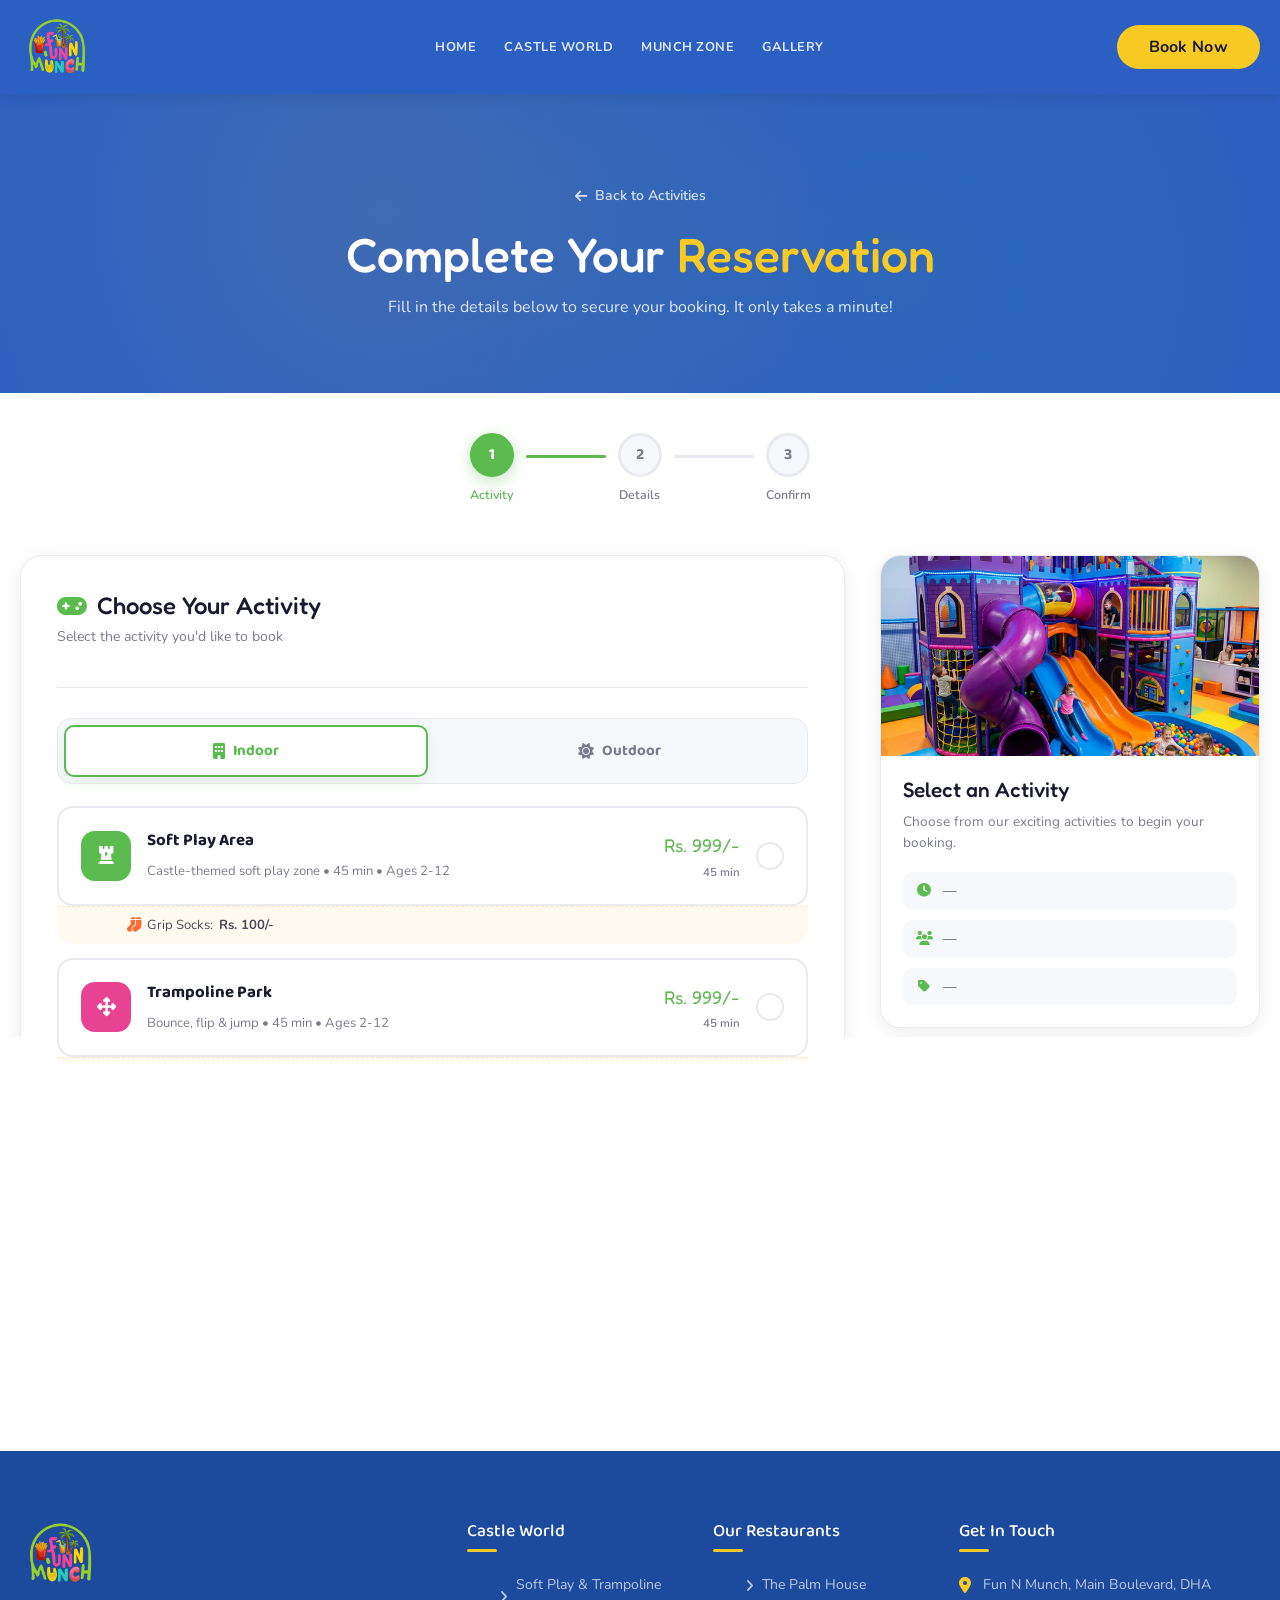
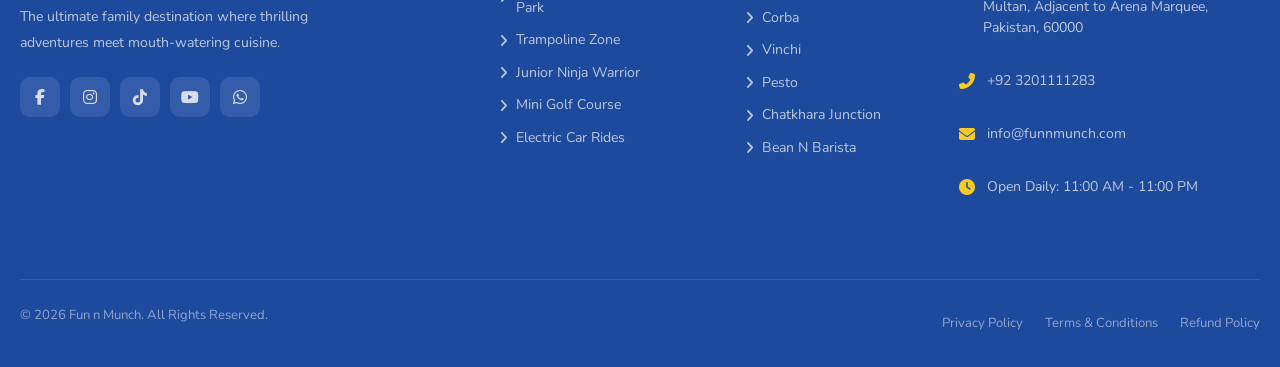
<file: reservation-form.html>
<!DOCTYPE html>
<html lang="en">

<head>
    <meta charset="UTF-8">
    <meta name="viewport" content="width=device-width, initial-scale=1.0">
    <title>Reservation Form | Fun n Munch - Book Your Visit</title>
    <meta name="description"
        content="Complete your reservation at Fun n Munch Castle World. Fill in your details to secure your booking for Soft Play, Trampoline Park, or Mini Golf.">

    <!-- Favicon -->
    <link rel="icon" type="image/png" href="assets/images/logo.png">

    <!-- Bootstrap 5 -->
    <link href="https://cdn.jsdelivr.net/npm/bootstrap@5.3.3/dist/css/bootstrap.min.css" rel="stylesheet">

    <!-- Font Awesome 6 -->
    <link rel="stylesheet" href="https://cdnjs.cloudflare.com/ajax/libs/font-awesome/6.5.1/css/all.min.css">

    <!-- AOS -->
    <link href="https://unpkg.com/aos@2.3.4/dist/aos.css" rel="stylesheet">

    <!-- Custom CSS -->
    <link rel="stylesheet" href="assets/css/style.css">
    <link rel="stylesheet" href="assets/css/reservation.css">
</head>

<body>

    <!-- NAVBAR -->
    <nav class="navbar" id="navbar">
        <div class="container">
            <a href="#" class="navbar-brand">
                <img src="assets/images/logo.png" alt="Fun n Munch Logo">
            </a>

            <ul class="nav-menu mb-0" id="navMenu">
                <li><a href="./index.html" class="nav-link">Home</a></li>
                <li><a href="./fun.html" class="nav-link">Castle World</a></li>
                <li><a href="./munch.html" class="nav-link">Munch Zone</a></li>
                <li><a href="./gallery.html" class="nav-link">Gallery</a></li>
            </ul>

            <div class="nav-cta">
                <a href="./reservation.html" class="btn btn-yellow"> Book Now</a>
            </div>

            <button class="hamburger" id="hamburger" aria-label="Toggle Menu">
                <span></span><span></span><span></span>
            </button>
        </div>
    </nav>

    <!-- Mobile Overlay -->
    <div class="menu-overlay" id="menuOverlay"></div>

    <!-- FORM HERO -->
    <section class="form-hero">
        <div class="form-hero-bg"></div>
        <div class="container">
            <div class="form-hero-content" data-aos="fade-up">
                <a href="reservation.html" class="back-link"><i class="fas fa-arrow-left"></i> Back to Activities</a>
                <h1>Complete Your <span class="text-highlight-yellow">Reservation</span></h1>
                <p>Fill in the details below to secure your booking. It only takes a minute!</p>
            </div>
        </div>
    </section>

    <!-- PROGRESS STEPS -->
    <section class="form-progress-section">
        <div class="container">
            <div class="progress-steps" data-aos="fade-up">
                <div class="progress-step active" data-step="1">
                    <div class="step-circle">1</div>
                    <span>Activity</span>
                </div>
                <div class="progress-line active"></div>
                <div class="progress-step" data-step="2">
                    <div class="step-circle">2</div>
                    <span>Details</span>
                </div>
                <div class="progress-line"></div>
                <div class="progress-step" data-step="3">
                    <div class="step-circle">3</div>
                    <span>Confirm</span>
                </div>
            </div>
        </div>
    </section>

    <!-- RESERVATION FORM -->
    <section class="form-section">
        <div class="container">
            <div class="form-layout" data-aos="fade-up">

                <!-- Main Form -->
                <div class="form-main">
                    <form id="reservationForm" novalidate>
                        <!-- Step 1: Choose Activity -->
                        <div class="form-step active" id="step1">
                            <div class="form-card">
                                <div class="form-card-header">
                                    <h3><i class="fas fa-gamepad"></i> Choose Your Activity</h3>
                                    <p>Select the activity you'd like to book</p>
                                </div>

                                <!-- Indoor / Outdoor Tabs -->
                                <div class="activity-tabs">
                                    <button type="button" class="activity-tab active" data-tab="indoor">
                                        <i class="fas fa-building"></i> Indoor
                                    </button>
                                    <button type="button" class="activity-tab" data-tab="outdoor">
                                        <i class="fas fa-sun"></i> Outdoor
                                    </button>
                                </div>

                                <!-- Indoor Activities -->
                                <div class="activity-tab-content active" id="tab-indoor">
                                    <div class="activity-options">
                                        <label class="activity-option" id="option-softplay">
                                            <input type="radio" name="activity" value="softplay">
                                            <div class="activity-option-content">
                                                <div class="activity-option-icon green-bg">
                                                    <i class="fas fa-chess-rook"></i>
                                                </div>
                                                <div class="activity-option-text">
                                                    <strong>Soft Play Area</strong>
                                                    <span>Castle-themed soft play zone • 45 min • Ages 2-12</span>
                                                </div>
                                                <div class="activity-option-price">Rs. 999/-<small>45 min</small></div>
                                                <div class="activity-option-check"><i class="fas fa-check"></i></div>
                                            </div>
                                            <div class="activity-option-extra">
                                                <i class="fas fa-socks" style="color: var(--orange);"></i> Grip Socks:
                                                <strong>Rs. 100/-</strong>
                                            </div>
                                        </label>

                                        <label class="activity-option" id="option-trampoline">
                                            <input type="radio" name="activity" value="trampoline">
                                            <div class="activity-option-content">
                                                <div class="activity-option-icon pink-bg">
                                                    <i class="fas fa-arrows-alt"></i>
                                                </div>
                                                <div class="activity-option-text">
                                                    <strong>Trampoline Park</strong>
                                                    <span>Bounce, flip & jump • 45 min • Ages 2-12</span>
                                                </div>
                                                <div class="activity-option-price">Rs. 999/-<small>45 min</small></div>
                                                <div class="activity-option-check"><i class="fas fa-check"></i></div>
                                            </div>
                                            <div class="activity-option-extra">
                                                <i class="fas fa-socks" style="color: var(--orange);"></i> Grip Socks:
                                                <strong>Rs. 100/-</strong>
                                            </div>
                                        </label>

                                        <label class="activity-option" id="option-ninja">
                                            <input type="radio" name="activity" value="ninja">
                                            <div class="activity-option-content">
                                                <div class="activity-option-icon" style="background: var(--yellow); color: var(--text-dark);">
                                                    <i class="fas fa-fist-raised"></i>
                                                </div>
                                                <div class="activity-option-text">
                                                    <strong>Ninja Warrior</strong>
                                                    <span>Obstacle course challenge • 45 min • Ages 2-12</span>
                                                </div>
                                                <div class="activity-option-price">Rs. 999/-<small>45 min</small></div>
                                                <div class="activity-option-check"><i class="fas fa-check"></i></div>
                                            </div>
                                            <div class="activity-option-extra">
                                                <i class="fas fa-socks" style="color: var(--orange);"></i> Grip Socks:
                                                <strong>Rs. 100/-</strong>
                                            </div>
                                        </label>
                                    </div>
                                </div>

                                <!-- Outdoor Activities -->
                                <div class="activity-tab-content" id="tab-outdoor">
                                    <div class="activity-options">
                                        <label class="activity-option" id="option-minigolf">
                                            <input type="radio" name="activity" value="minigolf">
                                            <div class="activity-option-content">
                                                <div class="activity-option-icon blue-bg">
                                                    <i class="fas fa-golf-ball"></i>
                                                </div>
                                                <div class="activity-option-text">
                                                    <strong>Mini Golf Course</strong>
                                                    <span>Outdoor Mini Golf • 20 min • Ages 5+</span>
                                                </div>
                                                <div class="activity-option-price">Rs. 750/-<small>20 min</small></div>
                                                <div class="activity-option-check"><i class="fas fa-check"></i></div>
                                            </div>
                                            <div class="activity-option-extra">
                                                <i class="fas fa-socks" style="color: var(--orange);"></i> Grip Socks:
                                                <strong>Rs. 100/-</strong>
                                            </div>
                                        </label>

                                        <label class="activity-option" id="option-electriccar">
                                            <input type="radio" name="activity" value="electriccar">
                                            <div class="activity-option-content">
                                                <div class="activity-option-icon"
                                                    style="background: var(--orange); color: white;">
                                                    <i class="fas fa-car"></i>
                                                </div>
                                                <div class="activity-option-text">
                                                    <strong>Electric Car Rides</strong>
                                                    <span>Mini electric cars on a safe track • Per Ride • Ages 3-10</span>
                                                </div>
                                                <div class="activity-option-price">Rs. 200/-<small>Per Ride</small></div>
                                                <div class="activity-option-check"><i class="fas fa-check"></i></div>
                                            </div>
                                        </label>
                                    </div>
                                </div>

                                <div class="form-nav">
                                    <div></div>
                                    <button type="button" class="btn btn-green" id="toStep2">
                                        Continue <i class="fas fa-arrow-right"></i>
                                    </button>
                                </div>
                            </div>
                        </div>

                        <!-- Step 2: Your Details -->
                        <div class="form-step" id="step2">
                            <div class="form-card">
                                <div class="form-card-header">
                                    <h3><i class="fas fa-user"></i> Your Details</h3>
                                    <p>Tell us about your visit</p>
                                </div>
                                <div class="form-grid">
                                    <div class="form-group">
                                        <label for="fullName"><i class="fas fa-user"></i> Full Name <span
                                                class="required">*</span></label>
                                        <input type="text" id="fullName" name="fullName"
                                            placeholder="Enter your full name" required>
                                        <span class="field-error" id="error-fullName">Please enter your name</span>
                                    </div>

                                    <div class="form-group">
                                        <label for="email"><i class="fas fa-envelope"></i> Email Address <span
                                                class="required">*</span></label>
                                        <input type="email" id="email" name="email" placeholder="you@example.com"
                                            required>
                                        <span class="field-error" id="error-email">Please enter a valid email</span>
                                    </div>

                                    <div class="form-group">
                                        <label for="phone"><i class="fas fa-phone-alt"></i> Phone Number <span
                                                class="required">*</span></label>
                                        <input type="tel" id="phone" name="phone" placeholder="+92 3XX XXXXXXX"
                                            required>
                                        <span class="field-error" id="error-phone">Please enter your phone number</span>
                                    </div>

                                    <div class="form-group">
                                        <label for="guests"><i class="fas fa-users"></i> Number of Guests <span
                                                class="required">*</span></label>
                                        <select id="guests" name="guests" required>
                                            <option value="">Select guests</option>
                                            <option value="1">1 Guest</option>
                                            <option value="2">2 Guests</option>
                                            <option value="3">3 Guests</option>
                                            <option value="4">4 Guests</option>
                                            <option value="5">5 Guests</option>
                                            <option value="6">6 Guests</option>
                                            <option value="7">7 Guests</option>
                                            <option value="8">8 Guests</option>
                                            <option value="9">9 Guests</option>
                                            <option value="10">10 Guests</option>
                                            <option value="10+">10+ Guests (Group)</option>
                                        </select>
                                        <span class="field-error" id="error-guests">Please select number of
                                            guests</span>
                                    </div>

                                    <div class="form-group">
                                        <label for="date"><i class="fas fa-calendar"></i> Preferred Date <span
                                                class="required">*</span></label>
                                        <input type="date" id="date" name="date" required>
                                        <span class="field-error" id="error-date">Please select a date</span>
                                    </div>

                                    <div class="form-group">
                                        <label for="time"><i class="fas fa-clock"></i> Preferred Time <span
                                                class="required">*</span></label>
                                        <select id="time" name="time" required>
                                            <option value="">Select time slot</option>
                                            <option value="11:00">11:00 AM</option>
                                            <option value="12:00">12:00 PM</option>
                                            <option value="13:00">1:00 PM</option>
                                            <option value="14:00">2:00 PM</option>
                                            <option value="15:00">3:00 PM</option>
                                            <option value="16:00">4:00 PM</option>
                                            <option value="17:00">5:00 PM</option>
                                            <option value="18:00">6:00 PM</option>
                                            <option value="19:00">7:00 PM</option>
                                            <option value="20:00">8:00 PM</option>
                                        </select>
                                        <span class="field-error" id="error-time">Please select a time</span>
                                    </div>

                                    <div class="form-group full-width">
                                        <label for="children"><i class="fas fa-child"></i> Number of Children (under
                                            12)</label>
                                        <select id="children" name="children">
                                            <option value="0">0 Children</option>
                                            <option value="1">1 Child</option>
                                            <option value="2">2 Children</option>
                                            <option value="3">3 Children</option>
                                            <option value="4">4 Children</option>
                                            <option value="5">5+ Children</option>
                                        </select>
                                    </div>

                                    <div class="form-group full-width">
                                        <label for="specialRequests"><i class="fas fa-comment-alt"></i> Special
                                            Requests</label>
                                        <textarea id="specialRequests" name="specialRequests" rows="3"
                                            placeholder="Birthday celebration, wheelchair access, any allergies or special needs..."></textarea>
                                    </div>
                                </div>

                                <div class="form-nav">
                                    <button type="button" class="btn btn-outline-dark" id="backToStep1">
                                        <i class="fas fa-arrow-left"></i> Back
                                    </button>
                                    <button type="button" class="btn btn-green" id="toStep3">
                                        Review Booking <i class="fas fa-arrow-right"></i>
                                    </button>
                                </div>
                            </div>
                        </div>

                        <!-- Step 3: Confirmation -->
                        <div class="form-step" id="step3">
                            <div class="form-card">
                                <div class="form-card-header">
                                    <h3><i class="fas fa-clipboard-check"></i> Review & Confirm</h3>
                                    <p>Please review your booking details before confirming</p>
                                </div>

                                <div class="review-summary">
                                    <div class="review-group">
                                        <h4><i class="fas fa-gamepad"></i> Activity</h4>
                                        <div class="review-item">
                                            <span class="review-label">Selected Activity</span>
                                            <span class="review-value" id="review-activity">—</span>
                                        </div>
                                        <div class="review-item">
                                            <span class="review-label">Price per Person</span>
                                            <span class="review-value" id="review-price">—</span>
                                        </div>
                                    </div>

                                    <div class="review-group">
                                        <h4><i class="fas fa-user"></i> Guest Information</h4>
                                        <div class="review-item">
                                            <span class="review-label">Name</span>
                                            <span class="review-value" id="review-name">—</span>
                                        </div>
                                        <div class="review-item">
                                            <span class="review-label">Email</span>
                                            <span class="review-value" id="review-email">—</span>
                                        </div>
                                        <div class="review-item">
                                            <span class="review-label">Phone</span>
                                            <span class="review-value" id="review-phone">—</span>
                                        </div>
                                    </div>

                                    <div class="review-group">
                                        <h4><i class="fas fa-calendar"></i> Schedule</h4>
                                        <div class="review-item">
                                            <span class="review-label">Date</span>
                                            <span class="review-value" id="review-date">—</span>
                                        </div>
                                        <div class="review-item">
                                            <span class="review-label">Time</span>
                                            <span class="review-value" id="review-time">—</span>
                                        </div>
                                        <div class="review-item">
                                            <span class="review-label">Guests</span>
                                            <span class="review-value" id="review-guests">—</span>
                                        </div>
                                        <div class="review-item">
                                            <span class="review-label">Children</span>
                                            <span class="review-value" id="review-children">—</span>
                                        </div>
                                    </div>

                                    <div class="review-group" id="review-requests-section" style="display:none;">
                                        <h4><i class="fas fa-comment-alt"></i> Special Requests</h4>
                                        <p id="review-requests" class="review-requests-text"></p>
                                    </div>

                                    <div class="review-total">
                                        <div class="review-total-label">Estimated Total</div>
                                        <div class="review-total-value" id="review-total">Rs. 0</div>
                                    </div>
                                </div>

                                <div class="terms-check">
                                    <label class="custom-checkbox">
                                        <input type="checkbox" id="termsCheck" required>
                                        <span class="checkmark"></span>
                                        <span>I agree to the <a href="#" onclick="event.stopPropagation()">Terms &
                                                Conditions</a> and <a href="#"
                                                onclick="event.stopPropagation()">Cancellation Policy</a></span>
                                    </label>
                                </div>

                                <div class="form-nav">
                                    <button type="button" class="btn btn-outline-dark" id="backToStep2">
                                        <i class="fas fa-arrow-left"></i> Back
                                    </button>
                                    <button type="submit" class="btn btn-green btn-confirm" id="submitBooking">
                                        <i class="fas fa-lock"></i> Confirm Reservation
                                    </button>
                                </div>
                            </div>
                        </div>
                    </form>

                    <!-- Success State -->
                    <div class="success-state" id="successState" style="display:none;">
                        <div class="form-card success-card">
                            <div class="success-icon">
                                <i class="fas fa-check-circle"></i>
                            </div>
                            <h2>Reservation Confirmed!</h2>
                            <p>Your booking has been successfully submitted. You'll receive a confirmation email
                                shortly.
                            </p>

                            <div class="success-details">
                                <div class="success-detail-item">
                                    <i class="fas fa-hashtag"></i>
                                    <div>
                                        <strong>Booking Reference</strong>
                                        <span id="bookingRef">FNM-2026-XXXX</span>
                                    </div>
                                </div>
                                <div class="success-detail-item">
                                    <i class="fas fa-envelope"></i>
                                    <div>
                                        <strong>Confirmation Email</strong>
                                        <span id="successEmail">sent to your email</span>
                                    </div>
                                </div>
                            </div>

                            <div class="success-actions">
                                <a href="index.html" class="btn btn-green"><i class="fas fa-home"></i> Back to Home</a>
                                <a href="reservation.html" class="btn btn-outline-dark"><i class="fas fa-plus"></i> Book
                                    Another</a>
                            </div>
                        </div>
                    </div>
                </div>

                <!-- Sidebar -->
                <aside class="form-sidebar">
                    <div class="sidebar-card" data-aos="fade-left">
                        <div class="sidebar-image" id="sidebarImage">
                            <img src="assets/images/castle-softplay.png" alt="Selected Activity">
                        </div>
                        <div class="sidebar-body">
                            <h4 id="sidebarTitle">Select an Activity</h4>
                            <p id="sidebarDesc">Choose from our exciting activities to begin your booking.</p>

                            <div class="sidebar-info">
                                <div class="sidebar-info-item">
                                    <i class="fas fa-clock"></i>
                                    <span id="sidebarDuration">—</span>
                                </div>
                                <div class="sidebar-info-item">
                                    <i class="fas fa-users"></i>
                                    <span id="sidebarAge">—</span>
                                </div>
                                <div class="sidebar-info-item">
                                    <i class="fas fa-tag"></i>
                                    <span id="sidebarPrice">—</span>
                                </div>
                            </div>
                        </div>
                    </div>

                    <div class="sidebar-help" data-aos="fade-left" data-aos-delay="100">
                        <h4><i class="fas fa-headset"></i> Need Help?</h4>
                        <p>Our team is available to assist you with your booking.</p>
                        <a href="tel:+923201111283" class="help-link"><i class="fas fa-phone-alt"></i> +92 333
                            2221198</a>
                        <a href="https://wa.me/923332221198" class="help-link whatsapp" target="_blank"><i
                                class="fab fa-whatsapp"></i> WhatsApp Us</a>
                    </div>
                </aside>
            </div>
        </div>
    </section>

    <!-- FOOTER -->
    <footer class="footer" id="contact">
        <div class="container">
            <div class="footer-grid">
                <div class="footer-brand">
                    <img src="assets/images/logo.png" alt="Fun n Munch">
                    <p>The ultimate family destination where thrilling adventures meet mouth-watering cuisine.</p>
                    <div class="footer-social">
                        <a href="#" aria-label="Facebook"><i class="fab fa-facebook-f"></i></a>
                        <a href="#" aria-label="Instagram"><i class="fab fa-instagram"></i></a>
                        <a href="#" aria-label="TikTok"><i class="fab fa-tiktok"></i></a>
                        <a href="#" aria-label="YouTube"><i class="fab fa-youtube"></i></a>
                        <a href="#" aria-label="WhatsApp"><i class="fab fa-whatsapp"></i></a>
                    </div>
                </div>

                <div class="footer-col">
                    <h4>Castle World</h4>
                    <ul>
                        <li><a href="fun.html"><i class="fas fa-angle-right"></i> Soft Play & Trampoline Park</a>
                        </li>
                        <li><a href="fun.html"><i class="fas fa-angle-right"></i> Trampoline Zone</a></li>
                        <li><a href="fun.html"><i class="fas fa-angle-right"></i> Junior Ninja Warrior</a></li>
                        <li><a href="fun.html"><i class="fas fa-angle-right"></i> Mini Golf Course</a></li>
                        <li><a href="fun.html"><i class="fas fa-angle-right"></i> Electric Car Rides</a></li>
                    </ul>
                </div>

                <div class="footer-col">
                    <h4>Our Restaurants</h4>
                    <ul>
                        <li><a href="https://thepalmhouse.com.pk/" target="_blank"><i class="fas fa-angle-right"></i>
                                The Palm House</a></li>
                        <li><a href="https://corba.com.pk/" target="_blank"><i class="fas fa-angle-right"></i>
                                Corba</a>
                        </li>
                        <li><a href="https://vinchi.com.pk/" target="_blank"><i class="fas fa-angle-right"></i>
                                Vinchi</a></li>
                        <li><a href="https://pesto.com.pk/" target="_blank"><i class="fas fa-angle-right"></i>
                                Pesto</a>
                        </li>
                        <li><a href="https://chatkharajunction.com/" target="_blank"><i class="fas fa-angle-right"></i>
                                Chatkhara Junction</a></li>

                        <li><a href="https://beannbarista.com/" target="_blank"><i class="fas fa-angle-right"></i> Bean
                                N Barista</a></li>

                    </ul>
                </div>

                <div class="footer-col">
                    <h4>Get In Touch</h4>
                    <div class="footer-contact-item">
                        <i class="fas fa-map-marker-alt"></i>
                        <p>Fun N Munch, Main Boulevard, DHA Multan, Adjacent to Arena Marquee, Pakistan, 60000</p>
                    </div>
                    <div class="footer-contact-item">
                        <i class="fas fa-phone-alt"></i>
                        <p><a href="tel:+923201111283">+92 3201111283</a></p>
                    </div>
                    <div class="footer-contact-item">
                        <i class="fas fa-envelope"></i>
                        <p><a href="mailto:info@funnmunch.com">info@funnmunch.com</a></p>
                    </div>
                    <div class="footer-contact-item">
                        <i class="fas fa-clock"></i>
                        <p>Open Daily: 11:00 AM - 11:00 PM</p>
                    </div>
                </div>
            </div>

            <div class="footer-bottom">
                <p>&copy; 2026 Fun n Munch. All Rights Reserved.</p>
                <div class="footer-bottom-links">
                    <a href="#">Privacy Policy</a>
                    <a href="#">Terms & Conditions</a>
                    <a href="#">Refund Policy</a>
                </div>
            </div>
        </div>
    </footer>

    <!-- BACK TO TOP -->
    <button class="back-to-top" id="backToTop" aria-label="Back to Top">
        <i class="fas fa-chevron-up"></i>
    </button>

    <!-- SCRIPTS -->
    <script src="https://cdn.jsdelivr.net/npm/bootstrap@5.3.3/dist/js/bootstrap.bundle.min.js" defer></script>
    <script src="https://unpkg.com/aos@2.3.4/dist/aos.js"></script>

    <script>
        // AOS
        AOS.init({ duration: 700, easing: 'ease-out-cubic', once: true, offset: 60 });

        // Navbar scroll
        const navbar = document.getElementById('navbar');
        window.addEventListener('scroll', () => {
            navbar.classList.toggle('scrolled', window.scrollY > 50);
        });

        // Mobile menu
        const hamburger = document.getElementById('hamburger');
        const navMenu = document.getElementById('navMenu');
        const menuOverlay = document.getElementById('menuOverlay');

        hamburger.addEventListener('click', () => {
            navMenu.classList.toggle('open');
            menuOverlay.classList.toggle('active');
            document.body.style.overflow = navMenu.classList.contains('open') ? 'hidden' : '';
        });

        menuOverlay.addEventListener('click', () => {
            navMenu.classList.remove('open');
            menuOverlay.classList.remove('active');
            document.body.style.overflow = '';
        });

        document.querySelectorAll('.nav-link').forEach(link => {
            link.addEventListener('click', () => {
                navMenu.classList.remove('open');
                menuOverlay.classList.remove('active');
                document.body.style.overflow = '';
            });
        });

        // Activity data
        const activityData = {
            softplay: {
                name: 'Soft Play Area',
                price: 999,
                priceLabel: 'Rs. 999/-',
                duration: '45 Minutes',
                age: 'Ages 2-12',
                desc: 'Castle-themed soft play zone with slides, tunnels & climbing structures. Grip Socks: Rs. 100/-',
                image: 'assets/images/castle-softplay.png',
                tab: 'indoor'
            },
            trampoline: {
                name: 'Trampoline Park',
                price: 999,
                priceLabel: 'Rs. 999/-',
                duration: '45 Minutes',
                age: 'Ages 2-12',
                desc: 'Bounce, flip & jump on interconnected trampolines. Grip Socks: Rs. 100/-',
                image: 'assets/images/castle-softplay.png',
                tab: 'indoor'
            },
            ninja: {
                name: 'Ninja Warrior',
                price: 999,
                priceLabel: 'Rs. 999/-',
                duration: '45 Minutes',
                age: 'Ages 2-12',
                desc: 'Obstacle course challenge — test your agility & balance. Grip Socks: Rs. 100/-',
                image: 'assets/images/castle-softplay.png',
                tab: 'indoor'
            },
            minigolf: {
                name: 'Mini Golf Course',
                price: 750,
                priceLabel: 'Rs. 750/-',
                duration: '20 Minutes',
                age: 'Ages 5+',
                desc: 'Outdoor mini golf course with creative obstacles and water features. Grip Socks: Rs. 100/-',
                image: 'assets/images/mini-golf.png',
                tab: 'outdoor'
            },
            electriccar: {
                name: 'Electric Car Rides',
                price: 200,
                priceLabel: 'Rs. 200/-',
                duration: 'Per Ride',
                age: 'Ages 3-10',
                desc: 'Mini electric cars on a safe outdoor track. Thrilling rides for young adventurers!',
                image: 'assets/images/car-rides.png',
                tab: 'outdoor'
            }
        };

        // Tab switching logic
        const activityTabs = document.querySelectorAll('.activity-tab');
        const tabContents = document.querySelectorAll('.activity-tab-content');

        function switchTab(tabName) {
            activityTabs.forEach(t => t.classList.remove('active'));
            tabContents.forEach(c => c.classList.remove('active'));
            document.querySelector(`.activity-tab[data-tab="${tabName}"]`).classList.add('active');
            document.getElementById('tab-' + tabName).classList.add('active');
        }

        activityTabs.forEach(tab => {
            tab.addEventListener('click', () => {
                switchTab(tab.dataset.tab);
            });
        });

        // Form Steps
        let currentStep = 1;
        const steps = document.querySelectorAll('.form-step');
        const progressSteps = document.querySelectorAll('.progress-step');
        const progressLines = document.querySelectorAll('.progress-line');

        function showStep(step) {
            steps.forEach(s => s.classList.remove('active'));
            document.getElementById('step' + step).classList.add('active');

            progressSteps.forEach((ps, i) => {
                if (i < step) {
                    ps.classList.add('active');
                    ps.classList.add('completed');
                } else {
                    ps.classList.remove('active');
                    ps.classList.remove('completed');
                }
                if (i === step - 1) {
                    ps.classList.add('active');
                    ps.classList.remove('completed');
                }
            });

            progressLines.forEach((pl, i) => {
                pl.classList.toggle('active', i < step - 1);
            });

            currentStep = step;
            window.scrollTo({ top: 0, behavior: 'smooth' });
        }

        // Step 1 -> Step 2
        document.getElementById('toStep2').addEventListener('click', () => {
            const selected = document.querySelector('input[name="activity"]:checked');
            if (!selected) {
                // Shake the visible activity options to show error
                const activeTab = document.querySelector('.activity-tab-content.active .activity-options');
                if (activeTab) {
                    activeTab.classList.add('shake');
                    setTimeout(() => activeTab.classList.remove('shake'), 600);
                }
                return;
            }
            showStep(2);
        });

        // Step 2 -> Step 3
        document.getElementById('toStep3').addEventListener('click', () => {
            // Validate required fields
            let valid = true;
            const requiredFields = ['fullName', 'email', 'phone', 'guests', 'date', 'time'];

            requiredFields.forEach(fieldId => {
                const field = document.getElementById(fieldId);
                const error = document.getElementById('error-' + fieldId);
                if (!field.value.trim()) {
                    field.classList.add('error');
                    if (error) error.classList.add('show');
                    valid = false;
                } else {
                    field.classList.remove('error');
                    if (error) error.classList.remove('show');
                }
            });

            // Email validation
            const email = document.getElementById('email');
            if (email.value && !/^[^\s@]+@[^\s@]+\.[^\s@]+$/.test(email.value)) {
                email.classList.add('error');
                document.getElementById('error-email').classList.add('show');
                valid = false;
            }

            if (!valid) return;

            // Populate review
            const activity = document.querySelector('input[name="activity"]:checked').value;
            const data = activityData[activity];
            const guests = document.getElementById('guests').value;
            const guestsNum = guests === '10+' ? 10 : parseInt(guests);

            document.getElementById('review-activity').textContent = data.name;
            document.getElementById('review-price').textContent = data.priceLabel + ' / person';
            document.getElementById('review-name').textContent = document.getElementById('fullName').value;
            document.getElementById('review-email').textContent = document.getElementById('email').value;
            document.getElementById('review-phone').textContent = document.getElementById('phone').value;
            document.getElementById('review-date').textContent = new Date(document.getElementById('date').value).toLocaleDateString('en-PK', { weekday: 'long', year: 'numeric', month: 'long', day: 'numeric' });
            document.getElementById('review-time').textContent = document.getElementById('time').options[document.getElementById('time').selectedIndex].text;
            document.getElementById('review-guests').textContent = document.getElementById('guests').options[document.getElementById('guests').selectedIndex].text;
            document.getElementById('review-children').textContent = document.getElementById('children').options[document.getElementById('children').selectedIndex].text;

            const requests = document.getElementById('specialRequests').value.trim();
            if (requests) {
                document.getElementById('review-requests-section').style.display = 'block';
                document.getElementById('review-requests').textContent = requests;
            }

            document.getElementById('review-total').textContent = 'Rs. ' + (data.price * guestsNum).toLocaleString();

            showStep(3);
        });

        // Back buttons
        document.getElementById('backToStep1').addEventListener('click', () => showStep(1));
        document.getElementById('backToStep2').addEventListener('click', () => showStep(2));

        // Form submit
        document.getElementById('reservationForm').addEventListener('submit', (e) => {
            e.preventDefault();

            if (!document.getElementById('termsCheck').checked) {
                document.getElementById('termsCheck').parentElement.classList.add('shake');
                setTimeout(() => document.getElementById('termsCheck').parentElement.classList.remove('shake'), 600);
                return;
            }

            // Generate booking reference
            const ref = 'FNM-2026-' + Math.random().toString(36).substring(2, 6).toUpperCase();
            document.getElementById('bookingRef').textContent = ref;
            document.getElementById('successEmail').textContent = document.getElementById('email').value;

            // Show success
            document.getElementById('reservationForm').style.display = 'none';
            document.getElementById('successState').style.display = 'block';

            // Hide progress and sidebar
            document.querySelector('.form-progress-section').style.display = 'none';
            document.querySelector('.form-sidebar').style.display = 'none';

            window.scrollTo({ top: 0, behavior: 'smooth' });
        });

        // Activity selection -> update sidebar
        document.querySelectorAll('input[name="activity"]').forEach(radio => {
            radio.addEventListener('change', (e) => {
                const data = activityData[e.target.value];
                if (data) {
                    document.getElementById('sidebarTitle').textContent = data.name;
                    document.getElementById('sidebarDesc').textContent = data.desc;
                    document.getElementById('sidebarDuration').textContent = data.duration;
                    document.getElementById('sidebarAge').textContent = data.age;
                    document.getElementById('sidebarPrice').textContent = data.priceLabel + ' / person';
                    document.getElementById('sidebarImage').querySelector('img').src = data.image;
                }
            });
        });

        // Clear field errors on input
        document.querySelectorAll('.form-group input, .form-group select, .form-group textarea').forEach(field => {
            field.addEventListener('input', () => {
                field.classList.remove('error');
                const error = document.getElementById('error-' + field.id);
                if (error) error.classList.remove('show');
            });
        });

        // Set min date to today
        const dateInput = document.getElementById('date');
        const today = new Date().toISOString().split('T')[0];
        dateInput.setAttribute('min', today);

        // Pre-select activity from URL params
        const urlParams = new URLSearchParams(window.location.search);
        const preActivity = urlParams.get('activity');
        if (preActivity && activityData[preActivity]) {
            const radio = document.querySelector(`input[name="activity"][value="${preActivity}"]`);
            if (radio) {
                radio.checked = true;
                radio.dispatchEvent(new Event('change'));
                // Switch to the correct tab
                switchTab(activityData[preActivity].tab);
            }
        }

        // Pre-fill time from URL
        const preTime = urlParams.get('time');
        if (preTime) {
            document.getElementById('time').value = preTime;
        }

        // Back to top
        const backToTop = document.getElementById('backToTop');
        window.addEventListener('scroll', () => {
            backToTop.classList.toggle('visible', window.scrollY > 400);
        });
        backToTop.addEventListener('click', () => window.scrollTo({ top: 0, behavior: 'smooth' }));
    </script>

</body>

</html>
</file>
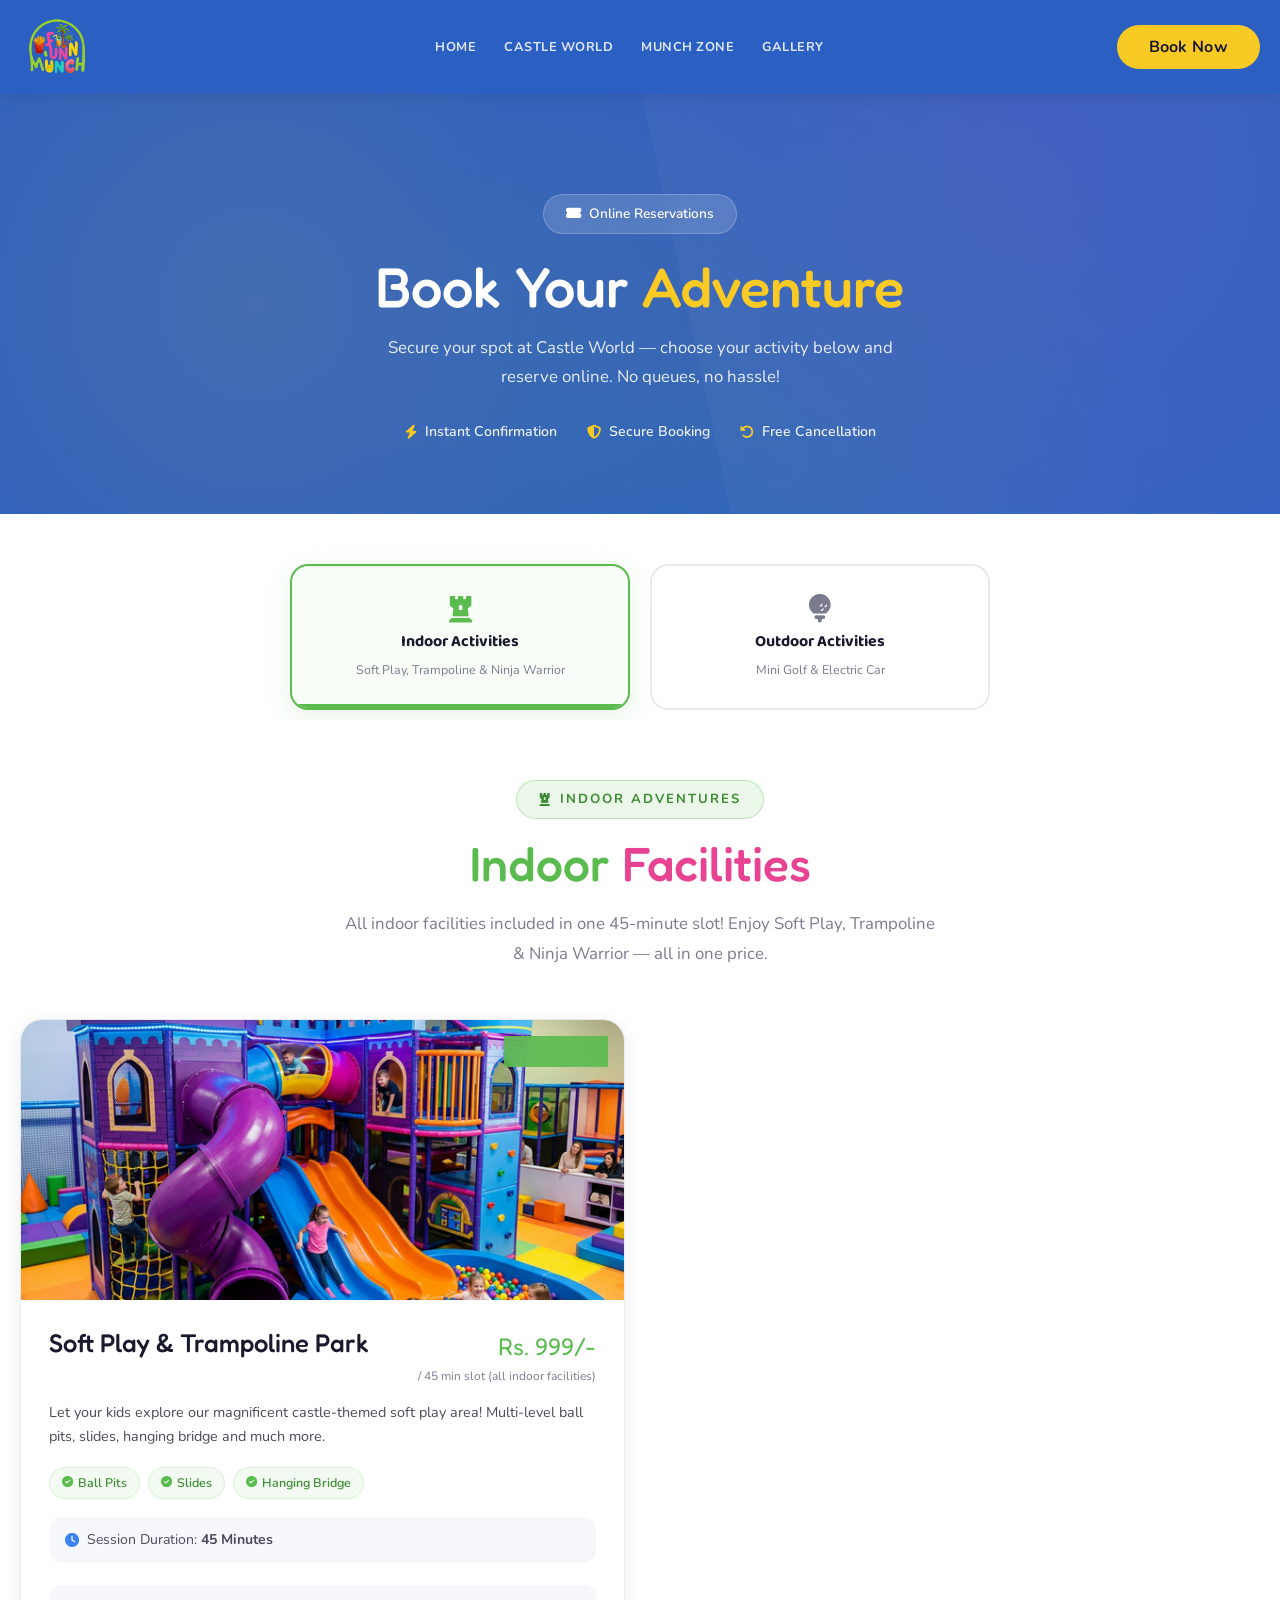
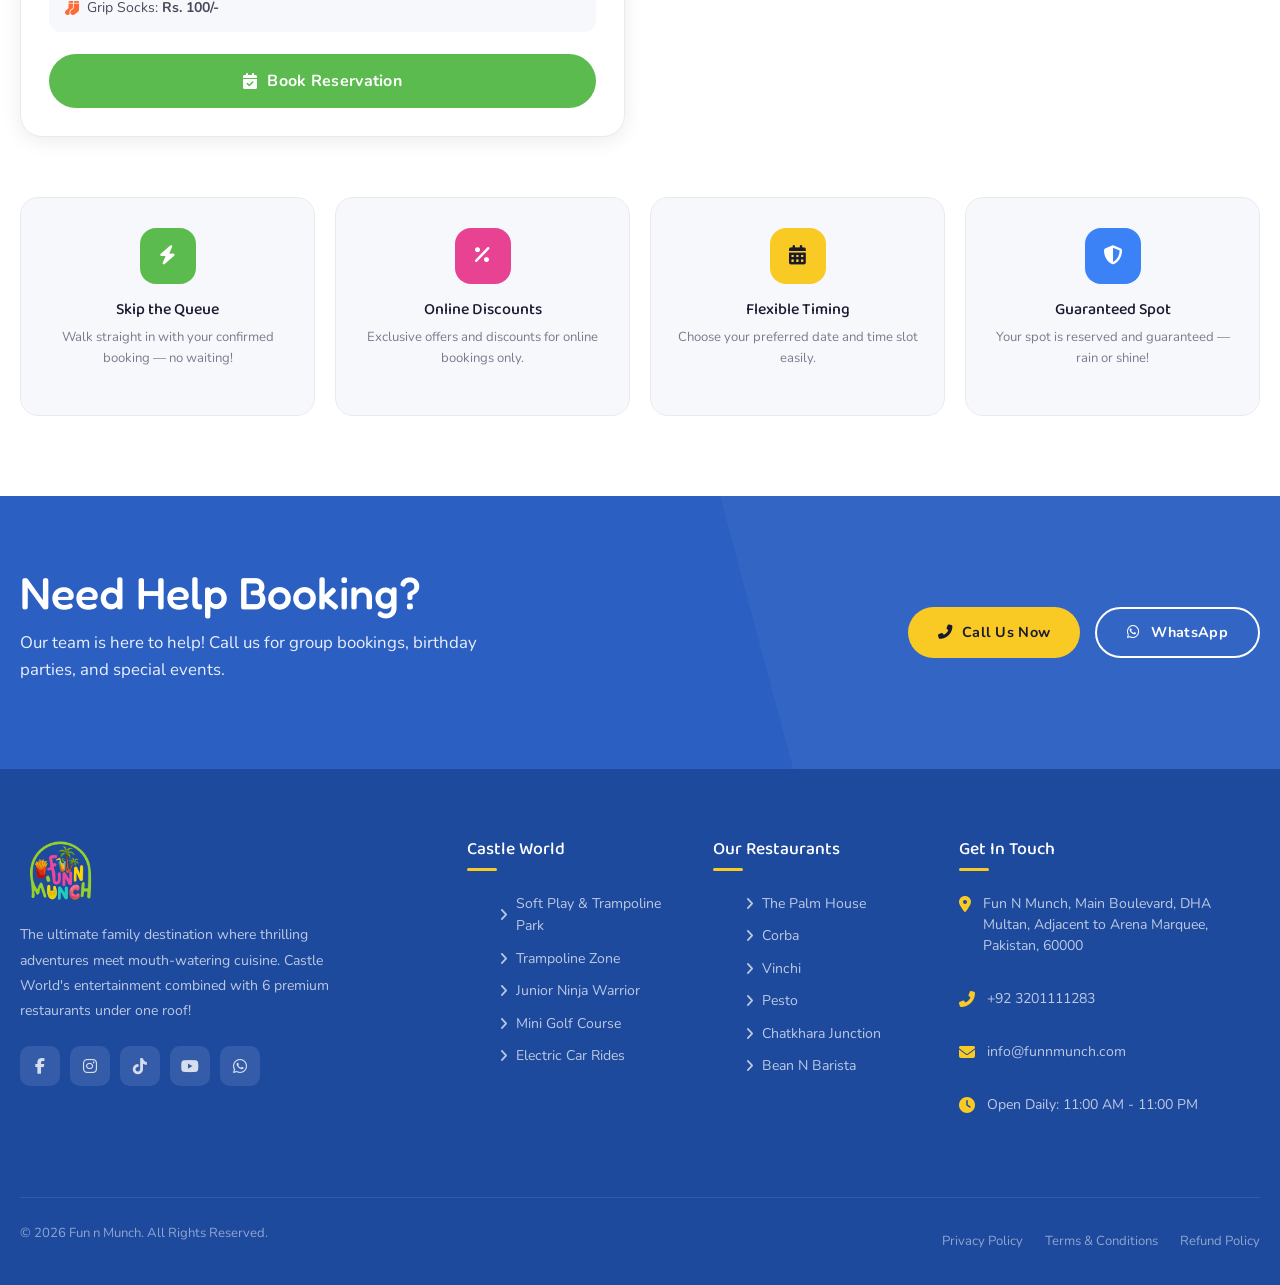
<file: reservation.html>
<!DOCTYPE html>
<html lang="en">

<head>
    <meta charset="UTF-8">
    <meta name="viewport" content="width=device-width, initial-scale=1.0">
    <title>Book Your Adventure | Fun n Munch - Online Reservation</title>
    <meta name="description"
        content="Reserve your spot at Fun n Munch Castle World! Book online for Soft Play, Trampoline Park, or Mini Golf. Easy booking, instant confirmation.">

    <!-- Favicon -->
    <link rel="icon" type="image/png" href="assets/images/logo.png">

    <!-- Bootstrap 5 -->
    <link href="https://cdn.jsdelivr.net/npm/bootstrap@5.3.3/dist/css/bootstrap.min.css" rel="stylesheet">

    <!-- Font Awesome 6 -->
    <link rel="stylesheet" href="https://cdnjs.cloudflare.com/ajax/libs/font-awesome/6.5.1/css/all.min.css">

    <!-- AOS -->
    <link href="https://unpkg.com/aos@2.3.4/dist/aos.css" rel="stylesheet">

    <!-- Custom CSS -->
    <link rel="stylesheet" href="assets/css/style.css">
    <link rel="stylesheet" href="assets/css/reservation.css">
</head>

<body>

    <!-- NAVBAR -->
    <nav class="navbar" id="navbar">
        <div class="container">
            <a href="#" class="navbar-brand">
                <img src="assets/images/logo.png" alt="Fun n Munch Logo">
            </a>

            <ul class="nav-menu mb-0" id="navMenu">
                <li><a href="./index.html" class="nav-link">Home</a></li>
                <li><a href="./fun.html" class="nav-link">Castle World</a></li>
                <li><a href="./munch.html" class="nav-link">Munch Zone</a></li>
                <li><a href="./gallery.html" class="nav-link">Gallery</a></li>
            </ul>

            <div class="nav-cta">
                <a href="./reservation.html" class="btn btn-yellow"> Book Now</a>
            </div>

            <button class="hamburger" id="hamburger" aria-label="Toggle Menu">
                <span></span><span></span><span></span>
            </button>
        </div>
    </nav>

    <!-- Mobile Overlay -->
    <div class="menu-overlay" id="menuOverlay"></div>

    <!-- RESERVATION HERO -->
    <section class="res-hero">
        <div class="res-hero-bg">
            <div class="res-hero-pattern"></div>
        </div>
        <div class="container">
            <div class="res-hero-content" data-aos="fade-up">
                <span class="res-hero-badge"><i class="fas fa-ticket-alt"></i> Online Reservations</span>
                <h1>Book Your <span class="text-highlight-yellow">Adventure</span></h1>
                <p>Secure your spot at Castle World — choose your activity below and reserve online.
                    No queues, no hassle!</p>
                <div class="res-hero-stats">
                    <div class="stat-item">
                        <i class="fas fa-bolt"></i>
                        <span>Instant Confirmation</span>
                    </div>
                    <div class="stat-item">
                        <i class="fas fa-shield-alt"></i>
                        <span>Secure Booking</span>
                    </div>
                    <div class="stat-item">
                        <i class="fas fa-undo-alt"></i>
                        <span>Free Cancellation</span>
                    </div>
                </div>
            </div>
        </div>
    </section>

    <!-- CATEGORY TOGGLE -->
    <section class="res-categories" id="booking">
        <div class="container">
            <div class="category-toggle" data-aos="fade-up">
                <button class="cat-toggle-btn active" data-category="indoor" id="toggleIndoor">
                    <i class="fas fa-chess-rook"></i>
                    <span>Indoor Activities</span>
                    <small>Soft Play, Trampoline & Ninja Warrior</small>
                </button>
                <button class="cat-toggle-btn" data-category="outdoor" id="toggleOutdoor">
                    <i class="fas fa-golf-ball"></i>
                    <span>Outdoor Activities</span>
                    <small>Mini Golf & Electric Car</small>
                </button>
            </div>
        </div>
    </section>

    <!-- INDOOR SECTION: All Indoor Facilities -->
    <section class="res-section indoor-section active" id="indoorSection">
        <div class="container">
            <div class="res-section-header" data-aos="fade-up">
                <span class="section-badge fun"><i class="fas fa-chess-rook"></i> Indoor Adventures</span>
                <h2 class="section-title"><span class="highlight-green">Indoor</span> <span
                        class="highlight-pink">Facilities</span></h2>
                <p class="section-subtitle" style="margin: 0 auto;">
                    All indoor facilities included in one 45-minute slot! Enjoy Soft Play, Trampoline & Ninja Warrior — all in one price.
                </p>
            </div>

            <div class="booking-cards" data-aos="fade-up" data-aos-delay="100">
                <!-- Soft Play & Trampoline Park Card -->
                <div class="booking-card" id="card-softplay">
                    <div class="booking-card-image">
                        <img src="assets/images/castle-softplay.png" alt="Soft Play & Trampoline">
                        <div class="booking-card-overlay">
                            <span class="booking-badge green"><i class="fas fa-child"></i> Ages 2-12</span>
                        </div>
                    </div>
                    <div class="booking-card-body">
                        <div class="booking-card-header">
                            <h3>Soft Play & Trampoline Park</h3>
                            <div class="booking-price">
                                <span class="price-value green">Rs. 999/-</span>
                                <span class="price-period">/ 45 min slot (all indoor facilities)</span>
                            </div>
                        </div>
                        <p>Let your kids explore our magnificent castle-themed soft play area! Multi-level ball pits,
                            slides, hanging bridge and much more.</p>
                        <div class="booking-features">
                            <span><i class="fas fa-check-circle"></i> Ball Pits</span>
                            <span><i class="fas fa-check-circle"></i> Slides</span>
                            <span><i class="fas fa-check-circle"></i> Hanging Bridge</span>
                        </div>
                        <div class="booking-duration">
                            <i class="fas fa-clock"></i>
                            <span>Session Duration: <strong>45 Minutes</strong></span>
                        </div>
                        <div class="booking-duration" style="margin-top: 6px;">
                            <i class="fas fa-socks" style="color: var(--orange);"></i>
                            <span>Grip Socks: <strong>Rs. 100/-</strong></span>
                        </div>
                        <a href="reservation-form.html?activity=softplay" class="btn btn-green booking-btn"
                            id="btn-book-softplay">
                            <i class="fas fa-calendar-check"></i> Book Reservation
                        </a>
                    </div>
                </div>
            </div>

            <!-- Why Book Online -->
            <div class="why-book" data-aos="fade-up" data-aos-delay="200">
                <div class="why-book-card">
                    <div class="why-icon green-bg"><i class="fas fa-bolt"></i></div>
                    <h4>Skip the Queue</h4>
                    <p>Walk straight in with your confirmed booking — no waiting!</p>
                </div>
                <div class="why-book-card">
                    <div class="why-icon pink-bg"><i class="fas fa-percent"></i></div>
                    <h4>Online Discounts</h4>
                    <p>Exclusive offers and discounts for online bookings only.</p>
                </div>
                <div class="why-book-card">
                    <div class="why-icon yellow-bg"><i class="fas fa-calendar-alt"></i></div>
                    <h4>Flexible Timing</h4>
                    <p>Choose your preferred date and time slot easily.</p>
                </div>
                <div class="why-book-card">
                    <div class="why-icon blue-bg"><i class="fas fa-shield-alt"></i></div>
                    <h4>Guaranteed Spot</h4>
                    <p>Your spot is reserved and guaranteed — rain or shine!</p>
                </div>
            </div>
        </div>
    </section>

    <!-- OUTDOOR SECTION: Mini Golf & Electric Car -->
    <section class="res-section outdoor-section" id="outdoorSection">
        <div class="container">
            <div class="res-section-header" data-aos="fade-up">
                <span class="section-badge fun"><i class="fas fa-golf-ball"></i> Outdoor Adventure</span>
                <h2 class="section-title"><span class="highlight-blue">Mini Golf</span> & <span class="highlight-orange">Electric Car</span></h2>
                <p class="section-subtitle" style="margin: 0 auto;">
                    Enjoy our outdoor activities — tee off on the mini golf course or take an exciting electric car ride!
                </p>
            </div>

            <!-- Mini Golf & Electric Car Cards -->
            <div class="booking-cards" data-aos="fade-up" data-aos-delay="100">
                <!-- Mini Golf -->
                <div class="booking-card" id="card-minigolf">
                    <div class="booking-card-image">
                        <img src="assets/images/mini-golf.png" alt="Mini Golf">
                        <div class="booking-card-overlay">
                            <span class="booking-badge blue"><i class="fas fa-users"></i> Ages 5+</span>
                        </div>
                    </div>
                    <div class="booking-card-body">
                        <div class="booking-card-header">
                            <h3>Mini Golf Course</h3>
                            <div class="booking-price">
                                <span class="price-value blue">Rs. 750/-</span>
                                <span class="price-period">/ 20 min slot</span>
                            </div>
                        </div>
                        <p>Challenge your family and friends on our beautifully outdoor mini golf course!
                            Creative obstacles, water features, and castle-themed decorations make every round an adventure.</p>
                        <div class="booking-features">
                            <span><i class="fas fa-check-circle"></i> Outdoor</span>
                            <span><i class="fas fa-check-circle"></i> Family Fun</span>
                        </div>
                        <a href="reservation-form.html?activity=minigolf" class="btn btn-blue booking-btn"
                            id="btn-book-minigolf">
                            <i class="fas fa-calendar-check"></i> Book a Slot
                        </a>
                    </div>
                </div>

                <!-- Electric Car Rides -->
                <div class="booking-card" id="card-electriccar">
                    <div class="booking-card-image">
                        <img src="assets/images/car-rides.png" alt="Electric Car Rides">
                        <div class="booking-card-overlay">
                            <span class="booking-badge" style="background: var(--orange);"><i class="fas fa-car"></i> Ages 3-10</span>
                        </div>
                    </div>
                    <div class="booking-card-body">
                        <div class="booking-card-header">
                            <h3>Electric Car Rides</h3>
                            <div class="booking-price">
                                <span class="price-value" style="color: var(--orange);">Rs. 200/-</span>
                                <span class="price-period">/ per ride</span>
                            </div>
                        </div>
                        <p>Little drivers, start your engines! Our electric car ride track features mini electric cars and racing experiences that kids absolutely love. Safe and thrilling rides for young adventurers!</p>
                        <div class="booking-features">
                            <span><i class="fas fa-check-circle"></i> Electric Cars</span>
                            <span><i class="fas fa-check-circle"></i> Safe Track</span>
                            <span><i class="fas fa-check-circle"></i> Outdoor Fun</span>
                        </div>
                        <a href="reservation-form.html?activity=electriccar" class="btn btn-orange booking-btn"
                            id="btn-book-electriccar">
                            <i class="fas fa-calendar-check"></i> Book Now
                        </a>
                    </div>
                </div>
            </div>

            <!-- Tips -->
            <div class="mg-tips" data-aos="fade-up" data-aos-delay="200">
                <div class="mg-tip-card">
                    <span class="mg-tip-emoji">🏌️</span>
                    <h4>Bring Everyone</h4>
                    <p>Perfect for families, friends, or date night!</p>
                </div>
                <div class="mg-tip-card">
                    <span class="mg-tip-emoji">👟</span>
                    <h4>Wear Comfortable Shoes</h4>
                    <p>The course has natural terrain — flat shoes work best.</p>
                </div>
                <div class="mg-tip-card">
                    <span class="mg-tip-emoji">🌤️</span>
                    <h4>Weather Check</h4>
                    <p>Outdoor activity — check the weather before you visit.</p>
                </div>
            </div>
        </div>
    </section>

    <!-- CTA BANNER -->
    <section class="cta-banner" data-aos="fade-up">
        <div class="container">
            <div class="cta-text">
                <h2>Need Help Booking?</h2>
                <p>Our team is here to help! Call us for group bookings, birthday parties, and special events.</p>
            </div>
            <div class="cta-buttons">
                <a href="tel:+923201111283" class="btn btn-yellow"><i class="fas fa-phone-alt"></i> Call Us Now</a>
                <a href="https://wa.me/923332221198" class="btn btn-outline-white" target="_blank"><i
                        class="fab fa-whatsapp"></i> WhatsApp</a>
            </div>
        </div>
    </section>

    <!-- FOOTER -->
    <footer class="footer" id="contact">
        <div class="container">
            <div class="footer-grid">
                <div class="footer-brand">
                    <img src="assets/images/logo.png" alt="Fun n Munch">
                    <p>The ultimate family destination where thrilling adventures meet mouth-watering cuisine. Castle
                        World's entertainment combined with 6 premium restaurants under one roof!</p>
                    <div class="footer-social">
                        <a href="#" aria-label="Facebook"><i class="fab fa-facebook-f"></i></a>
                        <a href="#" aria-label="Instagram"><i class="fab fa-instagram"></i></a>
                        <a href="#" aria-label="TikTok"><i class="fab fa-tiktok"></i></a>
                        <a href="#" aria-label="YouTube"><i class="fab fa-youtube"></i></a>
                        <a href="#" aria-label="WhatsApp"><i class="fab fa-whatsapp"></i></a>
                    </div>
                </div>

                <div class="footer-col">
                    <h4>Castle World</h4>
                    <ul>
                        <li><a href="fun.html"><i class="fas fa-angle-right"></i> Soft Play & Trampoline Park</a>
                        </li>
                        <li><a href="fun.html"><i class="fas fa-angle-right"></i> Trampoline Zone</a></li>
                        <li><a href="fun.html"><i class="fas fa-angle-right"></i> Junior Ninja Warrior</a></li>
                        <li><a href="fun.html"><i class="fas fa-angle-right"></i> Mini Golf Course</a></li>
                        <li><a href="fun.html"><i class="fas fa-angle-right"></i> Electric Car Rides</a></li>
                    </ul>
                </div>

                <div class="footer-col">
                    <h4>Our Restaurants</h4>
                    <ul>
                        <li><a href="https://thepalmhouse.com.pk/" target="_blank"><i class="fas fa-angle-right"></i>
                                The Palm House</a></li>
                        <li><a href="https://corba.com.pk/" target="_blank"><i class="fas fa-angle-right"></i>
                                Corba</a>
                        </li>
                        <li><a href="https://vinchi.com.pk/" target="_blank"><i class="fas fa-angle-right"></i>
                                Vinchi</a></li>
                        <li><a href="https://pesto.com.pk/" target="_blank"><i class="fas fa-angle-right"></i>
                                Pesto</a>
                        </li>
                        <li><a href="https://chatkharajunction.com/" target="_blank"><i class="fas fa-angle-right"></i>
                                Chatkhara Junction</a></li>

                        <li><a href="https://beannbarista.com/" target="_blank"><i class="fas fa-angle-right"></i> Bean
                                N Barista</a></li>

                    </ul>
                </div>

                <div class="footer-col">
                    <h4>Get In Touch</h4>
                    <div class="footer-contact-item">
                        <i class="fas fa-map-marker-alt"></i>
                        <p>Fun N Munch, Main Boulevard, DHA Multan, Adjacent to Arena Marquee, Pakistan, 60000</p>
                    </div>
                    <div class="footer-contact-item">
                        <i class="fas fa-phone-alt"></i>
                        <p><a href="tel:+923201111283">+92 3201111283</a></p>
                    </div>
                    <div class="footer-contact-item">
                        <i class="fas fa-envelope"></i>
                        <p><a href="mailto:info@funnmunch.com">info@funnmunch.com</a></p>
                    </div>
                    <div class="footer-contact-item">
                        <i class="fas fa-clock"></i>
                        <p>Open Daily: 11:00 AM - 11:00 PM</p>
                    </div>
                </div>
            </div>

            <div class="footer-bottom">
                <p>&copy; 2026 Fun n Munch. All Rights Reserved.</p>
                <div class="footer-bottom-links">
                    <a href="#">Privacy Policy</a>
                    <a href="#">Terms & Conditions</a>
                    <a href="#">Refund Policy</a>
                </div>
            </div>
        </div>
    </footer>

    <!-- BACK TO TOP -->
    <button class="back-to-top" id="backToTop" aria-label="Back to Top">
        <i class="fas fa-chevron-up"></i>
    </button>

    <!-- SCRIPTS -->
    <script src="https://cdn.jsdelivr.net/npm/bootstrap@5.3.3/dist/js/bootstrap.bundle.min.js" defer></script>
    <script src="https://unpkg.com/aos@2.3.4/dist/aos.js"></script>

    <script>
        // AOS
        AOS.init({ duration: 700, easing: 'ease-out-cubic', once: true, offset: 60 });

        // Navbar scroll
        const navbar = document.getElementById('navbar');
        window.addEventListener('scroll', () => {
            navbar.classList.toggle('scrolled', window.scrollY > 50);
        });

        // Mobile menu
        const hamburger = document.getElementById('hamburger');
        const navMenu = document.getElementById('navMenu');
        const menuOverlay = document.getElementById('menuOverlay');

        hamburger.addEventListener('click', () => {
            navMenu.classList.toggle('open');
            menuOverlay.classList.toggle('active');
            document.body.style.overflow = navMenu.classList.contains('open') ? 'hidden' : '';
        });

        menuOverlay.addEventListener('click', () => {
            navMenu.classList.remove('open');
            menuOverlay.classList.remove('active');
            document.body.style.overflow = '';
        });

        document.querySelectorAll('.nav-link').forEach(link => {
            link.addEventListener('click', () => {
                navMenu.classList.remove('open');
                menuOverlay.classList.remove('active');
                document.body.style.overflow = '';
            });
        });

        // Category Toggle
        const toggleBtns = document.querySelectorAll('.cat-toggle-btn');
        const indoorSection = document.getElementById('indoorSection');
        const outdoorSection = document.getElementById('outdoorSection');

        toggleBtns.forEach(btn => {
            btn.addEventListener('click', () => {
                toggleBtns.forEach(b => b.classList.remove('active'));
                btn.classList.add('active');

                const category = btn.dataset.category;
                if (category === 'indoor') {
                    indoorSection.classList.add('active');
                    outdoorSection.classList.remove('active');
                } else {
                    outdoorSection.classList.add('active');
                    indoorSection.classList.remove('active');
                }

                // Re-init AOS for newly visible elements
                setTimeout(() => AOS.refresh(), 100);
            });
        });

        // Time Slot Selection
        const timeSlots = document.querySelectorAll('.time-slot');
        timeSlots.forEach(slot => {
            slot.addEventListener('click', () => {
                timeSlots.forEach(s => s.classList.remove('selected'));
                slot.classList.add('selected');

                // Update the booking link with the selected time
                const bookBtn = document.getElementById('btn-book-minigolf');
                const currentHref = bookBtn.getAttribute('href').split('&time=')[0];
                bookBtn.setAttribute('href', currentHref + '&time=' + slot.dataset.time);
            });
        });

        // Back to top
        const backToTop = document.getElementById('backToTop');
        window.addEventListener('scroll', () => {
            backToTop.classList.toggle('visible', window.scrollY > 400);
        });
        backToTop.addEventListener('click', () => window.scrollTo({ top: 0, behavior: 'smooth' }));

        // Smooth scroll
        document.querySelectorAll('a[href^="#"]').forEach(anchor => {
            anchor.addEventListener('click', function (e) {
                e.preventDefault();
                const target = document.querySelector(this.getAttribute('href'));
                if (target) {
                    window.scrollTo({ top: target.offsetTop - 75, behavior: 'smooth' });
                }
            });
        });

        // Check URL params for pre-selection
        const urlParams = new URLSearchParams(window.location.search);
        if (urlParams.get('category') === 'outdoor') {
            document.getElementById('toggleOutdoor').click();
        }
    </script>

</body>

</html>
</file>
<file: assets/css/style.css>
/* ===================================================
   FUN N MUNCH - Light Theme Design System
   Inspired by Onederland.com.pk & iPlay America
   Colors derived from official Fun n Munch logo
   =================================================== */

/* ---------- Google Fonts ---------- */
@import url('https://fonts.googleapis.com/css2?family=Fredoka+One&family=Nunito:wght@400;500;600;700;800;900&family=Baloo+2:wght@500;600;700;800&display=swap');

/* ---------- CSS Custom Properties ---------- */
:root {
    /* Logo-derived Colors (solid, no gradients) */
    --green: #5BBB4F;
    --green-dark: #3D8B34;
    --pink: #E84393;
    --pink-dark: #C0267A;
    --yellow: #F9CA24;
    --yellow-dark: #D4A60D;
    --teal: #00B5AD;
    --orange: #FF6B35;
    --blue: #3B82F6;
    --blue-dark: #2563EB;
    --red: #E63946;

    /* Light Theme */
    --bg-white: #FFFFFF;
    --bg-light: #F7F8FC;
    --bg-soft: #EEF0F7;
    --bg-hero: #2B5FC2;
    --bg-hero-dark: #1E4A9E;

    /* Text Colors */
    --text-dark: #1A1A2E;
    --text-body: #4A4A5A;
    --text-muted: #7B7B8E;
    --text-white: #FFFFFF;

    /* Card & Border */
    --card-bg: #FFFFFF;
    --card-shadow: 0 4px 20px rgba(0, 0, 0, 0.08);
    --card-shadow-hover: 0 12px 40px rgba(0, 0, 0, 0.12);
    --border-light: #E8EAF0;

    /* Typography */
    --font-display: 'Fredoka One', cursive;
    --font-heading: 'Baloo 2', cursive;
    --font-body: 'Nunito', sans-serif;

    /* Spacing */
    --section-padding: 90px 0;
    --container-max: 1280px;

    /* Transitions */
    --ease: cubic-bezier(0.25, 0.46, 0.45, 0.94);
    --transition: 0.3s var(--ease);
}

/* ---------- Reset & Base ---------- */
*,
*::before,
*::after {
    margin: 0;
    padding: 0;
    box-sizing: border-box;
}

html {
    scroll-behavior: smooth;
    overflow-x: hidden;
}

body {
    font-family: var(--font-body);
    background: var(--bg-white);
    color: var(--text-body);
    line-height: 1.6;
    overflow-x: hidden;
}

a {
    text-decoration: none;
    color: inherit;
    transition: var(--transition);
}

img {
    max-width: 100%;
    height: auto;
    display: block;
}

ul,
ol {
    list-style: none;
}

.container {
    max-width: var(--container-max);
    margin: 0 auto;
    padding: 0 20px;
}

/* ---------- Utility ---------- */
.section-badge {
    display: inline-flex;
    align-items: center;
    gap: 8px;
    padding: 8px 22px;
    border-radius: 50px;
    font-size: 0.82rem;
    font-weight: 700;
    letter-spacing: 2px;
    text-transform: uppercase;
    margin-bottom: 16px;
}

.section-badge.fun {
    background: rgba(91, 187, 79, 0.12);
    color: var(--green-dark);
    border: 1.5px solid rgba(91, 187, 79, 0.3);
}

.section-badge.munch {
    background: rgba(255, 107, 53, 0.12);
    color: var(--orange);
    border: 1.5px solid rgba(255, 107, 53, 0.3);
}

.section-badge.pink {
    background: rgba(232, 67, 147, 0.12);
    color: var(--pink);
    border: 1.5px solid rgba(232, 67, 147, 0.3);
}

.section-title {
    font-family: var(--font-display);
    font-size: clamp(1.8rem, 4.5vw, 3rem);
    color: var(--text-dark);
    margin-bottom: 16px;
    line-height: 1.2;
}

.section-title .highlight-green {
    color: var(--green);
}

.section-title .highlight-pink {
    color: var(--pink);
}

.section-title .highlight-orange {
    color: var(--orange);
}

.section-title .highlight-blue {
    color: var(--blue);
}

.section-subtitle {
    font-size: 1.05rem;
    color: var(--text-muted);
    max-width: 600px;
    line-height: 1.8;
}

/* ---------- Buttons ---------- */
.btn {
    display: inline-flex;
    align-items: center;
    gap: 10px;
    padding: 13px 30px;
    border-radius: 50px;
    font-family: var(--font-body);
    font-weight: 700;
    font-size: 0.9rem;
    border: none;
    cursor: pointer;
    transition: var(--transition);
    letter-spacing: 0.3px;
}

.btn:hover {
    color: #fff;
    transform: translateY(-3px);
}

.btn-green {
    background: var(--green);
    color: var(--text-white);
}

.btn-green:hover {
    background: var(--green-dark);
}

.btn-pink {
    background: var(--pink);
    color: var(--text-white);
}

.btn-pink:hover {
    background: var(--pink-dark);
}

.btn-orange {
    background: var(--orange);
    color: var(--text-white);
}

.btn-orange:hover {
    background: #e85d2c;
}

.btn-blue {
    background: var(--blue);
    color: var(--text-white);
}

.btn-blue:hover {
    background: var(--blue-dark);
}

.btn-yellow {
    background: var(--yellow);
    color: var(--text-dark);
}

.btn-yellow:hover {
    background: var(--yellow-dark);
}

.btn-white {
    background: var(--text-white);
    color: var(--blue);
}

.btn-white:hover {
    box-shadow: 0 8px 28px rgba(0, 0, 0, 0.15);
    color: var(--blue-dark);
}

.btn-outline-white {
    background: transparent;
    border: 2px solid var(--text-white);
    color: var(--text-white);
}

.btn-outline-white:hover {
    background: var(--text-white);
    color: var(--blue);
}

/* ---------- Top Bar (Onederland style - blue) ---------- */
.top-bar {
    background: var(--bg-hero-dark);
    padding: 4px 0;
    font-size: 0.78rem;
    color: var(--text-white);
}

.top-bar .container {
    display: flex;
    justify-content: space-between;
    align-items: center;
}

.top-bar-left {
    display: flex;
    align-items: center;
    gap: 25px;
}

.top-bar-left a {
    display: flex;
    align-items: center;
    gap: 6px;
    color: rgba(255, 255, 255, 0.85);
}

.top-bar-left a:hover {
    color: var(--yellow);
}

.top-bar-right {
    display: flex;
    align-items: center;
    gap: 12px;
}

.top-bar-right .social-icon {
    display: flex;
    align-items: center;
    justify-content: center;
    width: 28px;
    height: 28px;
    border-radius: 50%;
    background: rgba(255, 255, 255, 0.15);
    color: var(--text-white);
    font-size: 0.75rem;
    transition: var(--transition);
}

.top-bar-right .social-icon:hover {
    background: var(--yellow);
    color: var(--text-dark);
    transform: scale(1.15);
}

/* ---------- Navbar (Onederland style - vibrant blue) ---------- */
.navbar {
    position: sticky;
    top: 0;
    z-index: 1000;
    background: var(--bg-hero);
    transition: var(--transition);
    box-shadow: 0 2px 15px rgba(0, 0, 0, 0.1);
}

.navbar.scrolled {
    box-shadow: 0 4px 25px rgba(0, 0, 0, 0.15);
}

.navbar .container {
    display: flex;
    align-items: center;
    justify-content: space-between;
    padding-top: 4px;
    padding-bottom: 4px;
}

.navbar-brand {
    display: flex;
    align-items: center;
    gap: 10px;
}

.navbar-brand img {
    height: 60px;
    width: auto;
    border-radius: 6px;
}

.nav-menu {
    display: flex;
    align-items: center;
    gap: 2px;
}

.nav-menu .nav-link {
    padding: 8px 13px;
    font-weight: 700;
    font-size: 0.8rem;
    color: rgba(255, 255, 255, 0.85);
    border-radius: 6px;
    transition: var(--transition);
    text-transform: uppercase;
    letter-spacing: 0.5px;
}

.nav-menu .nav-link:hover,
.nav-menu .nav-link.active {
    color: var(--text-white);
    background: rgba(255, 255, 255, 0.15);
}

.nav-cta .btn {
    padding: 10px 32px;
    font-size: 1rem;
}

.hamburger {
    display: none;
    flex-direction: column;
    gap: 5px;
    cursor: pointer;
    padding: 8px;
    background: none;
    border: none;
    z-index: 1001;
}

.hamburger span {
    width: 26px;
    height: 3px;
    background: var(--text-white);
    border-radius: 3px;
    transition: var(--transition);
}

/* ---------- Hero Split Section (Fun vs Munch) ---------- */
.hero-split {
    position: relative;
    display: flex;
    min-height: 85vh;
    min-height: 520px;
    max-height: 750px;
    overflow: hidden;
}

/* Each half */
.hero-half {
    position: relative;
    flex: 1;
    display: flex;
    align-items: flex-end;
    justify-content: center;
    text-decoration: none;
    overflow: hidden;
    cursor: pointer;
    transition: flex 0.6s var(--ease);
}

/* .hero-half:hover {
    flex: 1.15;
} */

/* Background image */
.hero-half-bg {
    position: absolute;
    inset: 0;
    width: 100%;
    height: 100%;
    object-fit: cover;
    transition: transform 0.8s var(--ease);
}

.hero-half:hover .hero-half-bg {
    transform: scale(1.08);
}

/* Overlay gradient */
.hero-half-overlay {
    position: absolute;
    inset: 0;
    z-index: 1;
    transition: opacity 0.5s var(--ease);
}

.hero-fun .hero-half-overlay {
    background: linear-gradient(to top,
            rgb(232, 67, 147, 0.95) 0%,
            rgb(232, 67, 147, 0.7) 35%,
            rgba(0, 0, 0, 0.45) 100%);
}

.hero-munch .hero-half-overlay {
    background: linear-gradient(to top,
            rgb(249, 202, 36, .95) 0%,
            rgb(249, 202, 36, 0.5) 35%,
            rgba(0, 0, 0, 0.45) 100%);
}

.hero-half:hover .hero-half-overlay {
    opacity: 0.92;
}

/* Content */
.hero-half-content {
    position: relative;
    z-index: 2;
    text-align: center;
    padding: 50px 30px 55px;
    width: 100%;
    max-width: 500px;
    transform: translateY(0);
    transition: transform 0.5s var(--ease);
}

.hero-half:hover .hero-half-content {
    transform: translateY(-8px);
}

/* Badge */
.hero-half-badge {
    display: inline-flex;
    align-items: center;
    gap: 8px;
    background: rgba(255, 255, 255, 0.2);
    backdrop-filter: blur(10px);
    -webkit-backdrop-filter: blur(10px);
    border: 1px solid rgba(255, 255, 255, 0.3);
    padding: 8px 20px;
    border-radius: 50px;
    font-size: 0.78rem;
    font-weight: 700;
    color: var(--text-white);
    letter-spacing: 1.5px;
    text-transform: uppercase;
    margin-bottom: 18px;
}

/* Title */
.hero-half-title {
    font-family: var(--font-display);
    font-size: clamp(3.5rem, 8vw, 6rem);
    color: var(--text-white);
    line-height: 1;
    margin-bottom: 14px;
    text-shadow: 0 4px 30px rgba(0, 0, 0, 0.3);
    letter-spacing: 2px;
}

/* Description */
.hero-half-desc {
    font-size: 1rem;
    color: rgba(255, 255, 255, 0.9);
    margin-bottom: 24px;
    line-height: 1.6;
    font-weight: 600;
    letter-spacing: 0.5px;
}

/* CTA button-like span */
.hero-half-cta {
    display: inline-flex;
    align-items: center;
    gap: 10px;
    padding: 14px 36px;
    border-radius: 50px;
    font-weight: 800;
    font-size: 0.92rem;
    letter-spacing: 0.5px;
    text-transform: uppercase;
    transition: all 0.4s var(--ease);
}

.hero-fun .hero-half-cta {
    background: var(--text-white);
    color: var(--green-dark);
}

.hero-fun:hover .hero-half-cta {
    background: var(--yellow);
    color: var(--text-dark);
    transform: translateY(-3px);
    box-shadow: 0 8px 30px rgba(249, 202, 36, 0.4);
}

.hero-munch .hero-half-cta {
    background: var(--text-white);
    color: var(--orange);
}

.hero-munch:hover .hero-half-cta {
    background: var(--yellow);
    color: var(--text-dark);
    transform: translateY(-3px);
    box-shadow: 0 8px 30px rgba(249, 202, 36, 0.4);
}

.hero-half-cta i {
    transition: transform 0.3s var(--ease);
}

.hero-half:hover .hero-half-cta i {
    transform: translateX(5px);
}

/* Center Divider */
.hero-split-divider {
    position: absolute;
    top: 0;
    bottom: 0;
    left: 50%;
    transform: translateX(-50%);
    z-index: 5;
    display: flex;
    flex-direction: column;
    align-items: center;
    pointer-events: none;
}

.divider-line {
    flex: 1;
    width: 2px;
    background: linear-gradient(to bottom,
            rgba(255, 255, 255, 0.5) 30%,
            rgba(255, 255, 255, 0.5) 70%,
            transparent 100%);
}

.divider-badge {
    width: 70px;
    height: 70px;
    border-radius: 50%;
    background: var(--bg-white);
    display: flex;
    align-items: center;
    justify-content: center;
    box-shadow: 0 4px 25px rgba(0, 0, 0, 0.25);
    flex-shrink: 0;
}

.divider-logo {
    width: 52px;
    height: 52px;
    object-fit: contain;
    border-radius: 6px;
}

/* Floating Particles */
.hero-half-particles {
    position: absolute;
    inset: 0;
    z-index: 1;
    pointer-events: none;
    overflow: hidden;
}

.hero-half-particles i {
    position: absolute;
    color: rgba(255, 255, 255, 0.15);
    font-size: 1.8rem;
    animation: floatParticle 6s ease-in-out infinite;
}

.hero-half-particles i:nth-child(1) {
    top: 15%;
    left: 20%;
    animation-delay: 0s;
    font-size: 1.4rem;
}

.hero-half-particles i:nth-child(2) {
    top: 40%;
    right: 15%;
    animation-delay: 2s;
    font-size: 2.2rem;
}

.hero-half-particles i:nth-child(3) {
    top: 65%;
    left: 35%;
    animation-delay: 4s;
    font-size: 1.6rem;
}

@keyframes floatParticle {

    0%,
    100% {
        transform: translateY(0px) rotate(0deg);
        opacity: 0.15;
    }

    50% {
        transform: translateY(-20px) rotate(15deg);
        opacity: 0.35;
    }
}

/* Quick Link Cards */
.hero-quick-links {
    position: relative;
    bottom: 75px;
    left: 50%;
    transform: translateX(-50%);
    z-index: 10;
    display: flex;
    gap: 16px;
    width: 100%;
    max-width: var(--container-max);
    padding: 0 20px;
}

.quick-link-card {
    flex: 1;
    display: flex;
    align-items: center;
    gap: 14px;
    padding: 16px 22px;
    background: var(--bg-white);
    border-radius: 14px;
    transition: var(--transition);
    border: 1px solid var(--border-light);
}

.quick-link-card:hover {
    transform: translateY(-4px);
    box-shadow: 0 10px 35px rgba(0, 0, 0, 0.14);
    border-color: var(--blue);
}

.ql-icon {
    width: 44px;
    height: 44px;
    border-radius: 12px;
    background: rgba(43, 95, 194, 0.1);
    color: var(--blue);
    display: flex;
    align-items: center;
    justify-content: center;
    font-size: 1.1rem;
    flex-shrink: 0;
}

.ql-icon.munch {
    background: rgba(255, 107, 53, 0.1);
    color: var(--orange);
}

.ql-icon.deal {
    background: rgba(232, 67, 147, 0.1);
    color: var(--pink);
}

.ql-text {
    display: flex;
    flex-direction: column;
    gap: 2px;
    flex: 1;
}

.ql-text strong {
    font-family: var(--font-heading);
    font-size: 0.95rem;
    color: var(--text-dark);
}

.ql-text span {
    font-size: 0.75rem;
    color: var(--text-muted);
}

.ql-arrow {
    color: var(--text-muted);
    font-size: 0.8rem;
    transition: var(--transition);
}

.quick-link-card:hover .ql-arrow {
    color: var(--blue);
    transform: translateX(3px);
}

/* ---------- Split Choice (FUN vs MUNCH) ---------- */
.split-choice {
    padding: var(--section-padding);
    background: var(--bg-light);
}

.split-choice .container {
    text-align: center;
    margin-bottom: 50px;
}

.split-cards {
    display: grid;
    grid-template-columns: 1fr 1fr;
    gap: 30px;
    max-width: 1100px;
    margin: 0 auto;
    padding: 0 20px;
}

.split-card {
    position: relative;
    border-radius: 20px;
    overflow: hidden;
    min-height: 400px;
    display: flex;
    align-items: flex-end;
    cursor: pointer;
    transition: 0.5s var(--ease);
    box-shadow: var(--card-shadow);
}

.split-card:hover {
    transform: translateY(-10px);
    box-shadow: var(--card-shadow-hover);
}

.split-card>img {
    position: absolute;
    inset: 0;
    width: 100%;
    height: 100%;
    object-fit: cover;
    transition: transform 0.7s var(--ease);
}

.split-card:hover>img {
    transform: scale(1.08);
}

.split-card::before {
    content: '';
    position: absolute;
    inset: 0;
    z-index: 1;
}

.split-card.fun::before {
    background: linear-gradient(to top, rgba(91, 187, 79, 0.92) 0%, rgba(91, 187, 79, 0.4) 50%, transparent 100%);
}

.split-card.munch::before {
    background: linear-gradient(to top, rgba(255, 107, 53, 0.92) 0%, rgba(255, 107, 53, 0.4) 50%, transparent 100%);
}

.split-card-content {
    position: relative;
    z-index: 2;
    padding: 35px;
    width: 100%;
    color: var(--text-white);
}

.split-card-content .icon {
    font-size: 2.8rem;
    margin-bottom: 12px;
}

.split-card-content h2 {
    font-family: var(--font-display);
    font-size: 2.8rem;
    margin-bottom: 4px;
}

.split-card-content .sub {
    font-family: var(--font-heading);
    font-size: 1.15rem;
    opacity: 0.95;
    margin-bottom: 12px;
}

.split-card-content p {
    font-size: 0.92rem;
    opacity: 0.9;
    margin-bottom: 18px;
    line-height: 1.7;
}

/* ---------- Activity Cards (Onederland alternating style) ---------- */
.activities {
    padding: var(--section-padding);
    background: var(--bg-white);
}

.activities-header {
    text-align: center;
    margin-bottom: 55px;
}

.activity-row {
    display: flex;
    align-items: center;
    gap: 50px;
    margin-bottom: 60px;
}

.activity-row:nth-child(even) {
    flex-direction: row-reverse;
}

.activity-row:last-child {
    margin-bottom: 0;
}

.activity-image {
    flex: 0 0 50%;
    border-radius: 20px;
    overflow: hidden;
    box-shadow: var(--card-shadow);
    position: relative;
}

.activity-image img {
    width: 100%;
    height: 350px;
    object-fit: cover;
    transition: transform 0.6s var(--ease);
}

.activity-image:hover img {
    transform: scale(1.05);
}

.activity-image .age-badge {
    position: absolute;
    top: 15px;
    right: 15px;
    background: var(--bg-hero);
    padding: 6px 16px;
    border-radius: 50px;
    font-size: 0.75rem;
    font-weight: 700;
    color: var(--text-white);
}

.activity-info {
    flex: 1;
}

.activity-info h3 {
    font-family: var(--font-display);
    font-size: 1.8rem;
    color: var(--text-dark);
    margin-bottom: 14px;
}

.activity-info p {
    color: var(--text-body);
    font-size: 0.95rem;
    line-height: 1.8;
    margin-bottom: 20px;
}

.activity-features {
    display: flex;
    gap: 10px;
    flex-wrap: wrap;
    margin-bottom: 22px;
}

.activity-feature {
    display: flex;
    align-items: center;
    gap: 6px;
    font-size: 0.82rem;
    font-weight: 600;
    color: var(--green-dark);
    background: rgba(91, 187, 79, 0.1);
    padding: 6px 14px;
    border-radius: 50px;
    border: 1px solid rgba(91, 187, 79, 0.2);
}

/* Activity Pricing */
.activity-pricing {
    display: flex;
    gap: 10px;
    flex-wrap: wrap;
    margin-bottom: 22px;
}

.activity-price {
    display: inline-flex;
    align-items: center;
    gap: 7px;
    font-size: 0.88rem;
    font-weight: 700;
    color: var(--green-dark);
    background: rgba(91, 187, 79, 0.08);
    padding: 8px 16px;
    border-radius: 10px;
    border: 1px solid rgba(91, 187, 79, 0.15);
}

.activity-price i {
    font-size: 0.8rem;
    color: var(--green);
}

.activity-price small {
    font-weight: 500;
    color: var(--text-muted);
    font-size: 0.78rem;
}

.activity-price.grip-socks {
    background: rgba(255, 107, 53, 0.06);
    color: var(--orange);
    border-color: rgba(255, 107, 53, 0.15);
}

.activity-price.grip-socks i {
    color: var(--orange);
}

/* ---------- Castle World Meals ---------- */
.castle-meals {
    padding: var(--section-padding);
    background: var(--bg-white);
}

.castle-meals-header {
    text-align: center;
    margin-bottom: 55px;
}

.castle-meals-grid {
    display: grid;
    grid-template-columns: repeat(4, 1fr);
    gap: 24px;
    align-items: start;
}

/* Card Base */
.castle-meal-card {
    background: var(--card-bg);
    border-radius: 18px;
    padding: 30px 22px 24px;
    text-align: center;
    border: 1px solid var(--border-light);
    transition: all 0.4s var(--ease);
    position: relative;
    overflow: hidden;
    box-shadow: 0 1px 6px rgba(0, 0, 0, 0.012);
}

.castle-meal-card:hover {
    transform: translateY(-8px);
    box-shadow: 0 6px 16px rgba(0, 0, 0, 0.03);
    border-color: rgba(91, 187, 79, 0.3);
}

/* Featured Card */
.castle-meal-card.featured {
    border-color: var(--pink);
    border-width: 2px;
    box-shadow: 0 3px 10px rgba(232, 67, 147, 0.04);
    transform: scale(1.03);
    z-index: 2;
}

.castle-meal-card.featured:hover {
    transform: scale(1.03) translateY(-8px);
    box-shadow: 0 8px 20px rgba(232, 67, 147, 0.05);
}

/* Popular Tag */
.meal-popular-tag {
    position: absolute;
    top: 0;
    left: 0;
    right: 0;
    background: var(--pink);
    color: var(--text-white);
    font-size: 0.72rem;
    font-weight: 700;
    text-transform: uppercase;
    letter-spacing: 1.2px;
    padding: 7px 0;
    display: flex;
    align-items: center;
    justify-content: center;
    gap: 6px;
}

.meal-popular-tag i {
    font-size: 0.65rem;
}

.castle-meal-card.featured .meal-card-top {
    margin-top: 10px;
}

/* Card Top Section */
.meal-card-top {
    padding-bottom: 0;
}

/* Icon Circle */
.meal-icon-wrap {
    width: 60px;
    height: 60px;
    border-radius: 50%;
    display: flex;
    align-items: center;
    justify-content: center;
    margin: 0 auto 16px;
    font-size: 1.3rem;
    transition: transform 0.3s var(--ease);
}

.castle-meal-card:hover .meal-icon-wrap {
    transform: scale(1.1);
}

.meal-icon-wrap.green {
    background: rgba(91, 187, 79, 0.1);
    color: var(--green);
}

.meal-icon-wrap.pink {
    background: rgba(232, 67, 147, 0.1);
    color: var(--pink);
}

.meal-icon-wrap.orange {
    background: rgba(255, 107, 53, 0.1);
    color: var(--orange);
}

.meal-icon-wrap.blue {
    background: rgba(43, 95, 194, 0.1);
    color: var(--blue);
}

/* Name */
.meal-card-name {
    font-family: var(--font-heading);
    font-size: 1.15rem;
    color: var(--text-dark);
    margin-bottom: 10px;
    font-weight: 700;
}

/* Price */
.meal-card-price {
    display: flex;
    align-items: baseline;
    justify-content: center;
    gap: 2px;
    margin-bottom: 0;
}

.meal-card-price .price-rs {
    font-family: var(--font-heading);
    font-size: 0.95rem;
    color: var(--text-muted);
    font-weight: 600;
    margin-right: 2px;
}

.meal-card-price .price-amount {
    font-family: var(--font-display);
    font-size: 2.2rem;
    color: var(--green-dark);
    line-height: 1;
    letter-spacing: -0.5px;
}

.castle-meal-card.featured .meal-card-price .price-amount {
    color: var(--pink);
}

.meal-card-price .price-slash {
    font-family: var(--font-heading);
    font-size: 0.95rem;
    color: var(--text-muted);
    font-weight: 600;
}

/* Divider */
.meal-card-divider {
    height: 1px;
    background: linear-gradient(to right, transparent, var(--border-light), transparent);
    margin: 18px 0 16px;
}

/* Items List */
.meal-card-items {
    list-style: none;
    padding: 0;
    margin: 0;
    text-align: left;
}

.meal-card-items li {
    display: flex;
    align-items: center;
    gap: 10px;
    padding: 8px 0;
    font-size: 0.88rem;
    color: var(--text-body);
    font-weight: 500;
}

.meal-card-items li + li {
    border-top: 1px solid rgba(0, 0, 0, 0.04);
}

.meal-card-items li i {
    color: var(--green);
    font-size: 0.78rem;
    flex-shrink: 0;
}

.meal-card-items li span {
    flex: 1;
}

.castle-meal-card.featured .meal-card-items li i {
    color: var(--pink);
}

/* ---------- Restaurants Section ---------- */
.restaurants {
    padding: var(--section-padding);
    background: var(--bg-light);
}

.restaurants-header {
    text-align: center;
    margin-bottom: 55px;
}

.restaurants-grid {
    display: grid;
    grid-template-columns: repeat(3, 1fr);
    gap: 25px;
}

.restaurant-card {
    background: var(--card-bg);
    border-radius: 18px;
    overflow: hidden;
    box-shadow: var(--card-shadow);
    transition: 0.4s var(--ease);
    cursor: pointer;
    border: 1px solid var(--border-light);
}

.restaurant-card:hover {
    transform: translateY(-8px);
    box-shadow: var(--card-shadow-hover);
    border-color: var(--orange);
}

.restaurant-card-image {
    height: 200px;
    position: relative;
    overflow: hidden;
}

.restaurant-card-image img {
    width: 100%;
    height: 100%;
    object-fit: cover;
    transition: transform 0.5s var(--ease);
}

.restaurant-card:hover .restaurant-card-image img {
    transform: scale(1.08);
}

.restaurant-card-image .cuisine-tag {
    position: absolute;
    top: 12px;
    left: 12px;
    background: var(--text-white);
    padding: 5px 14px;
    border-radius: 50px;
    font-size: 0.73rem;
    font-weight: 700;
    color: var(--orange);
    box-shadow: 0 2px 8px rgba(0, 0, 0, 0.1);
}

.restaurant-card-body {
    padding: 22px;
}

.restaurant-card-body h3 {
    font-family: var(--font-heading);
    font-size: 1.25rem;
    color: var(--text-dark);
    margin-bottom: 8px;
}

.restaurant-card-body p {
    color: var(--text-muted);
    font-size: 0.85rem;
    line-height: 1.7;
    margin-bottom: 16px;
}

.restaurant-link {
    display: inline-flex;
    align-items: center;
    gap: 8px;
    font-weight: 700;
    font-size: 0.85rem;
    color: var(--orange);
    text-transform: uppercase;
    letter-spacing: 1px;
}

.restaurant-link:hover {
    color: var(--pink);
    gap: 12px;
}

/* ---------- Package Deals ---------- */
.packages {
    padding: var(--section-padding);
    background: var(--bg-white);
}

.packages-header {
    text-align: center;
    margin-bottom: 55px;
}

.packages-grid {
    display: grid;
    grid-template-columns: repeat(3, 1fr);
    gap: 30px;
}

.package-card {
    background: var(--card-bg);
    border-radius: 20px;
    padding: 35px 28px;
    text-align: center;
    border: 2px solid var(--border-light);
    transition: 0.4s var(--ease);
    position: relative;
    overflow: hidden;
}

.package-card::before {
    content: '';
    position: absolute;
    top: 0;
    left: 0;
    right: 0;
    height: 5px;
}

.package-card.green::before {
    background: var(--green);
}

.package-card.pink::before {
    background: var(--pink);
}

.package-card.orange::before {
    background: var(--orange);
}

.package-card:hover {
    transform: translateY(-10px);
    box-shadow: var(--card-shadow-hover);
}

.package-card.featured {
    border-color: var(--pink);
    transform: scale(1.04);
    box-shadow: 0 8px 35px rgba(232, 67, 147, 0.15);
}

.package-card.featured:hover {
    transform: scale(1.04) translateY(-10px);
}

.package-icon {
    font-size: 2.8rem;
    margin-bottom: 18px;
}

.package-name {
    font-family: var(--font-display);
    font-size: 1.5rem;
    color: var(--text-dark);
    margin-bottom: 10px;
}

.package-price {
    font-family: var(--font-display);
    font-size: 2.8rem;
    margin-bottom: 5px;
}

.package-price.green {
    color: var(--green);
}

.package-price.pink {
    color: var(--pink);
}

.package-price.orange {
    color: var(--orange);
}

.package-price .currency {
    font-size: 1.1rem;
    vertical-align: top;
}

.package-price .period {
    font-family: var(--font-body);
    font-size: 0.82rem;
    color: var(--text-muted);
}

.package-desc {
    color: var(--text-muted);
    font-size: 0.88rem;
    margin-bottom: 25px;
}

.package-features {
    text-align: left;
    margin-bottom: 28px;
}

.package-features li {
    display: flex;
    align-items: center;
    gap: 12px;
    padding: 10px 0;
    border-bottom: 1px solid var(--border-light);
    font-size: 0.88rem;
    color: var(--text-body);
}

.package-features li i {
    color: var(--green);
    font-size: 0.7rem;
}

.popular-badge {
    position: absolute;
    top: 15px;
    right: 15px;
    background: var(--pink);
    color: var(--text-white);
    padding: 5px 14px;
    border-radius: 50px;
    font-size: 0.7rem;
    font-weight: 700;
    text-transform: uppercase;
    letter-spacing: 1px;
}

/* ---------- Gallery ---------- */
.gallery {
    padding: var(--section-padding);
    background: var(--bg-light);
}

.gallery-header {
    text-align: center;
    margin-bottom: 50px;
}

.gallery-grid {
    display: grid;
    grid-template-columns: repeat(4, 1fr);
    grid-auto-rows: 220px;
    gap: 14px;
}

.gallery-item {
    border-radius: 14px;
    overflow: hidden;
    position: relative;
    cursor: pointer;
    box-shadow: var(--card-shadow);
}

.gallery-item img {
    width: 100%;
    height: 100%;
    object-fit: cover;
    transition: transform 0.5s var(--ease);
}

.gallery-item:hover img {
    transform: scale(1.08);
}

.gallery-item::after {
    content: '';
    position: absolute;
    inset: 0;
    background: rgba(43, 95, 194, 0.35);
    opacity: 0;
    transition: var(--transition);
}

.gallery-item:hover::after {
    opacity: 1;
}

.gallery-item {
    cursor: pointer;
}

.gallery-item::before {
    content: '\f00e';
    font-family: 'Font Awesome 6 Free';
    font-weight: 900;
    position: absolute;
    top: 50%;
    left: 50%;
    transform: translate(-50%, -50%) scale(0.5);
    z-index: 3;
    font-size: 1.8rem;
    color: var(--text-white);
    opacity: 0;
    transition: all 0.4s ease;
    pointer-events: none;
}

.gallery-item:hover::before {
    opacity: 1;
    transform: translate(-50%, -50%) scale(1);
}

/* ---------- Video Gallery Slider ---------- */
.video-gallery {
    padding: var(--section-padding);
    padding-bottom: 80px;
    background: var(--bg-white);
    overflow: hidden;
}

.video-gallery-header {
    text-align: center;
    margin-bottom: 50px;
}

.video-slider-wrapper {
    overflow: hidden;
    position: relative;
    padding: 10px 0 20px;
    mask-image: linear-gradient(to right, transparent 0%, black 5%, black 95%, transparent 100%);
    -webkit-mask-image: linear-gradient(to right, transparent 0%, black 5%, black 95%, transparent 100%);
}

.video-slider-track {
    display: flex;
    gap: 24px;
    animation: videoSlide 30s linear infinite;
    width: max-content;
}

.video-slider-wrapper:hover .video-slider-track {
    animation-play-state: paused;
}

@keyframes videoSlide {
    0% {
        transform: translateX(0);
    }

    100% {
        transform: translateX(-50%);
    }
}

.video-slide {
    flex-shrink: 0;
    width: 340px;
    border-radius: 18px;
    overflow: hidden;
    cursor: pointer;
    transition: all 0.4s cubic-bezier(0.4, 0, 0.2, 1);
    background: var(--card-bg);
    box-shadow: var(--card-shadow);
    border: 1px solid var(--border-light);
}

.video-slide:hover {
    transform: translateY(-8px) scale(1.02);
    box-shadow: 0 16px 50px rgba(0, 0, 0, 0.14);
    border-color: var(--pink);
}

.video-card-inner {
    position: relative;
    aspect-ratio: 16 / 9;
    overflow: hidden;
    background: #0a0a1a;
}

.video-card-inner video {
    width: 100%;
    height: 100%;
    object-fit: cover;
    display: block;
    opacity: 0.9;
    transition: opacity 0.4s ease, transform 0.7s ease;
}

.video-slide:hover .video-card-inner video {
    opacity: 1;
    transform: scale(1.08);
}

.video-overlay {
    position: absolute;
    inset: 0;
    display: flex;
    align-items: center;
    justify-content: center;
    background: linear-gradient(to top, rgba(0, 0, 0, 0.6) 0%, rgba(0, 0, 0, 0.1) 50%, transparent 100%);
    transition: background 0.4s ease;
    z-index: 2;
}

.video-slide:hover .video-overlay {
    background: linear-gradient(to top, rgba(0, 0, 0, 0.4) 0%, rgba(0, 0, 0, 0.02) 50%, transparent 100%);
}

.video-play-btn {
    width: 56px;
    height: 56px;
    border-radius: 50%;
    background: rgba(255, 255, 255, 0.95);
    display: flex;
    align-items: center;
    justify-content: center;
    font-size: 1.1rem;
    color: var(--pink);
    transition: all 0.4s cubic-bezier(0.4, 0, 0.2, 1);
    box-shadow: 0 4px 20px rgba(0, 0, 0, 0.2);
    position: relative;
}

.video-play-btn::before {
    content: '';
    position: absolute;
    inset: -6px;
    border-radius: 50%;
    border: 2px solid rgba(255, 255, 255, 0.4);
    animation: videoPulse 2s ease infinite;
}

@keyframes videoPulse {

    0%,
    100% {
        transform: scale(1);
        opacity: 0.6;
    }

    50% {
        transform: scale(1.15);
        opacity: 0;
    }
}

.video-play-btn i {
    margin-left: 3px;
}

.video-slide:hover .video-play-btn {
    transform: scale(1.15);
    background: var(--pink);
    color: var(--text-white);
    box-shadow: 0 6px 30px rgba(232, 67, 147, 0.4);
}

.video-info {
    position: absolute;
    bottom: 12px;
    right: 12px;
}

.video-duration {
    display: inline-flex;
    align-items: center;
    gap: 5px;
    padding: 4px 12px;
    border-radius: 50px;
    background: rgba(0, 0, 0, 0.6);
    backdrop-filter: blur(5px);
    color: var(--text-white);
    font-size: 0.73rem;
    font-weight: 600;
}

.video-caption {
    padding: 14px 18px;
}

.video-caption h4 {
    font-family: var(--font-heading);
    font-size: 0.95rem;
    color: var(--text-dark);
    margin-bottom: 3px;
}

.video-caption p {
    font-size: 0.8rem;
    color: var(--text-muted);
    line-height: 1.5;
}




/* ---------- Video Lightbox ---------- */
.video-lightbox {
    position: fixed;
    inset: 0;
    z-index: 10001;
    display: flex;
    align-items: center;
    justify-content: center;
    opacity: 0;
    visibility: hidden;
    transition: all 0.4s cubic-bezier(0.4, 0, 0.2, 1);
}

.video-lightbox.active {
    opacity: 1;
    visibility: visible;
}

.lightbox-backdrop {
    position: absolute;
    inset: 0;
    background: rgba(0, 0, 0, 0.88);
    backdrop-filter: blur(12px);
}

.lightbox-content {
    position: relative;
    z-index: 2;
    width: 90%;
    max-width: 1000px;
    border-radius: 16px;
    overflow: hidden;
    box-shadow: 0 20px 80px rgba(0, 0, 0, 0.5);
    transform: scale(0.9) translateY(30px);
    transition: transform 0.4s cubic-bezier(0.4, 0, 0.2, 1);
}

.video-lightbox.active .lightbox-content {
    transform: scale(1) translateY(0);
}

.lightbox-content video {
    width: 100%;
    display: block;
    border-radius: 16px;
    background: #000;
}

.lightbox-close {
    position: absolute;
    top: -50px;
    right: 0;
    width: 42px;
    height: 42px;
    border-radius: 50%;
    background: rgba(255, 255, 255, 0.15);
    backdrop-filter: blur(8px);
    border: 1px solid rgba(255, 255, 255, 0.2);
    color: var(--text-white);
    font-size: 1rem;
    cursor: pointer;
    display: flex;
    align-items: center;
    justify-content: center;
    transition: all 0.3s ease;
}

.lightbox-close:hover {
    background: var(--pink);
    border-color: var(--pink);
    transform: rotate(90deg);
}

/* ---------- Image Gallery Lightbox ---------- */
.img-lightbox {
    position: fixed;
    inset: 0;
    z-index: 10002;
    display: flex;
    align-items: center;
    justify-content: center;
    opacity: 0;
    visibility: hidden;
    transition: all 0.4s cubic-bezier(0.4, 0, 0.2, 1);
}

.img-lightbox.active {
    opacity: 1;
    visibility: visible;
}

.img-lightbox-backdrop {
    position: absolute;
    inset: 0;
    background: rgba(0, 0, 0, 0.92);
    backdrop-filter: blur(15px);
}

.img-lightbox-content {
    position: relative;
    z-index: 2;
    display: flex;
    align-items: center;
    justify-content: center;
    width: 100%;
    height: 100%;
    padding: 60px 80px;
}

.img-lightbox-content img {
    max-width: 100%;
    max-height: 85vh;
    border-radius: 12px;
    box-shadow: 0 20px 80px rgba(0, 0, 0, 0.5);
    object-fit: contain;
    transform: scale(0.9);
    transition: transform 0.4s cubic-bezier(0.4, 0, 0.2, 1);
}

.img-lightbox.active .img-lightbox-content img {
    transform: scale(1);
}

.img-lb-close {
    position: absolute;
    top: 20px;
    right: 25px;
    width: 48px;
    height: 48px;
    border-radius: 50%;
    background: rgba(255, 255, 255, 0.12);
    backdrop-filter: blur(10px);
    border: 1px solid rgba(255, 255, 255, 0.2);
    color: var(--text-white);
    font-size: 1.1rem;
    cursor: pointer;
    display: flex;
    align-items: center;
    justify-content: center;
    transition: all 0.3s ease;
    z-index: 10;
}

.img-lb-close:hover {
    background: var(--pink);
    border-color: var(--pink);
    transform: rotate(90deg) scale(1.1);
}

.img-lb-arrow {
    position: absolute;
    top: 50%;
    transform: translateY(-50%);
    width: 52px;
    height: 52px;
    border-radius: 50%;
    background: rgba(255, 255, 255, 0.12);
    backdrop-filter: blur(10px);
    border: 1px solid rgba(255, 255, 255, 0.2);
    color: var(--text-white);
    font-size: 1.1rem;
    cursor: pointer;
    display: flex;
    align-items: center;
    justify-content: center;
    transition: all 0.3s ease;
    z-index: 10;
}

.img-lb-prev {
    left: 25px;
}

.img-lb-next {
    right: 25px;
}

.img-lb-arrow:hover {
    background: rgba(255, 255, 255, 0.25);
    border-color: rgba(255, 255, 255, 0.4);
    transform: translateY(-50%) scale(1.1);
}

.img-lb-counter {
    position: absolute;
    bottom: 25px;
    left: 50%;
    transform: translateX(-50%);
    padding: 8px 20px;
    border-radius: 50px;
    background: rgba(255, 255, 255, 0.12);
    backdrop-filter: blur(10px);
    border: 1px solid rgba(255, 255, 255, 0.15);
    color: var(--text-white);
    font-size: 0.88rem;
    font-weight: 600;
    letter-spacing: 2px;
}

@keyframes imgSlideLeft {
    0% {
        opacity: 1;
        transform: translateX(0) scale(1);
    }

    50% {
        opacity: 0;
        transform: translateX(-40px) scale(0.95);
    }

    100% {
        opacity: 1;
        transform: translateX(0) scale(1);
    }
}

@keyframes imgSlideRight {
    0% {
        opacity: 1;
        transform: translateX(0) scale(1);
    }

    50% {
        opacity: 0;
        transform: translateX(40px) scale(0.95);
    }

    100% {
        opacity: 1;
        transform: translateX(0) scale(1);
    }
}

/* ---------- CTA Banner (Onederland style - colorful) ---------- */
.cta-banner {
    padding: 70px 0;
    background: var(--bg-hero);
    position: relative;
    overflow: hidden;
}

.cta-banner::before {
    content: '';
    position: absolute;
    top: -50%;
    right: -10%;
    width: 50%;
    height: 200%;
    background: rgba(255, 255, 255, 0.04);
    transform: rotate(-15deg);
    pointer-events: none;
}

.cta-banner .container {
    display: flex;
    align-items: center;
    justify-content: space-between;
    position: relative;
    z-index: 2;
}

.cta-text h2 {
    font-family: var(--font-display);
    font-size: clamp(1.8rem, 4vw, 2.8rem);
    color: var(--text-white);
    margin-bottom: 10px;
}

.cta-text p {
    font-size: 1.05rem;
    color: rgba(255, 255, 255, 0.9);
    max-width: 500px;
}

.cta-buttons {
    display: flex;
    gap: 15px;
}

/* ---------- Testimonials (Onederland style) ---------- */
.testimonials {
    padding: var(--section-padding);
    background: var(--bg-white);
}

.testimonials-header {
    text-align: center;
    margin-bottom: 50px;
}

.testimonial-card {
    max-width: 700px;
    margin: 0 auto;
    text-align: center;
    padding: 40px;
    background: var(--bg-light);
    border-radius: 20px;
    border: 1px solid var(--border-light);
}

.testimonial-card .stars {
    color: var(--yellow);
    font-size: 1.2rem;
    margin-bottom: 20px;
}

.testimonial-card blockquote {
    font-size: 1.1rem;
    color: var(--text-body);
    line-height: 1.8;
    margin-bottom: 20px;
    font-style: italic;
}

.testimonial-card .author {
    font-weight: 700;
    color: var(--pink);
    font-size: 0.95rem;
}

/* ---------- Footer (clean, blue) ---------- */
.footer {
    background: var(--bg-hero-dark);
    padding: 70px 0 25px;
    color: var(--text-white);
}

.footer-grid {
    display: grid;
    grid-template-columns: 2fr 1fr 1fr 1.5fr;
    gap: 45px;
    margin-bottom: 50px;
}

.footer-brand {
    max-width: 320px;
}

.footer-brand img {
    height: 65px;
    margin-bottom: 18px;
    border-radius: 8px;
}

.footer-brand p {
    color: rgba(255, 255, 255, 0.7);
    font-size: 0.88rem;
    line-height: 1.8;
    margin-bottom: 22px;
}

.footer-social {
    display: flex;
    gap: 10px;
}

.footer-social a {
    display: flex;
    align-items: center;
    justify-content: center;
    width: 40px;
    height: 40px;
    border-radius: 10px;
    background: rgba(255, 255, 255, 0.1);
    color: rgba(255, 255, 255, 0.8);
    font-size: 1rem;
    transition: var(--transition);
}

.footer-social a:hover {
    background: var(--yellow);
    color: var(--text-dark);
    transform: translateY(-3px);
}

.footer-col h4 {
    font-family: var(--font-heading);
    font-size: 1.1rem;
    margin-bottom: 22px;
    padding-bottom: 10px;
    position: relative;
}

.footer-col h4::after {
    content: '';
    position: absolute;
    bottom: 0;
    left: 0;
    width: 30px;
    height: 3px;
    border-radius: 2px;
    background: var(--yellow);
}

.footer-col ul li {
    margin-bottom: 10px;
}

.footer-col ul li a {
    color: rgba(255, 255, 255, 0.7);
    font-size: 0.88rem;
    display: flex;
    align-items: center;
    gap: 8px;
}

.footer-col ul li a:hover {
    color: var(--yellow);
    padding-left: 4px;
}

.footer-contact-item {
    display: flex;
    align-items: flex-start;
    gap: 12px;
    margin-bottom: 16px;
}

.footer-contact-item i {
    color: var(--yellow);
    margin-top: 3px;
}

.footer-contact-item p,
.footer-contact-item a {
    color: rgba(255, 255, 255, 0.7);
    font-size: 0.88rem;
    line-height: 1.5;
}

.footer-contact-item a:hover {
    color: var(--yellow);
}

.footer-bottom {
    border-top: 1px solid rgba(255, 255, 255, 0.1);
    padding-top: 25px;
    display: flex;
    justify-content: space-between;
    align-items: center;
}

.footer-bottom p {
    color: rgba(255, 255, 255, 0.5);
    font-size: 0.82rem;
}

.footer-bottom-links {
    display: flex;
    gap: 22px;
}

.footer-bottom-links a {
    color: rgba(255, 255, 255, 0.5);
    font-size: 0.82rem;
}

.footer-bottom-links a:hover {
    color: var(--yellow);
}

/* ---------- Back to Top ---------- */
.back-to-top {
    position: fixed;
    bottom: 30px;
    right: 30px;
    width: 48px;
    height: 48px;
    border-radius: 14px;
    background: var(--pink);
    color: var(--text-white);
    display: flex;
    align-items: center;
    justify-content: center;
    font-size: 1.1rem;
    cursor: pointer;
    border: none;
    opacity: 0;
    visibility: hidden;
    transform: translateY(20px);
    transition: var(--transition);
    z-index: 999;
}

.back-to-top.visible {
    opacity: 1;
    visibility: visible;
    transform: translateY(0);
}

.back-to-top:hover {
    transform: translateY(-5px);
    box-shadow: 0 8px 25px rgba(232, 67, 147, 0.5);
}

/* ---------- Preloader ---------- */
.preloader {
    position: fixed;
    inset: 0;
    background: var(--bg-white);
    display: flex;
    align-items: center;
    justify-content: center;
    z-index: 10000;
    transition: opacity 0.5s ease, visibility 0.5s ease;
}

.preloader.hidden {
    opacity: 0;
    visibility: hidden;
}

.preloader-content {
    text-align: center;
}

.preloader-content img {
    height: 80px;
    margin: 0 auto 20px;
}

.preloader-content .loader {
    width: 50px;
    height: 50px;
    border: 4px solid var(--border-light);
    border-top-color: var(--green);
    border-right-color: var(--pink);
    border-radius: 50%;
    animation: spin 0.8s linear infinite;
    margin: 0 auto;
}

@keyframes spin {
    to {
        transform: rotate(360deg);
    }
}

/* ---------- Mobile Overlay ---------- */
.menu-overlay {
    position: fixed;
    inset: 0;
    background: rgba(0, 0, 0, 0.5);
    z-index: 999;
    opacity: 0;
    visibility: hidden;
    transition: var(--transition);
}

.menu-overlay.active {
    opacity: 1;
    visibility: visible;
}

/* ========== RESPONSIVE ========== */

@media (max-width: 1024px) {

    /* -- Hero Split -- */
    .hero-split {
        min-height: 70vh;
        max-height: 650px;
    }

    .hero-half-title {
        font-size: clamp(2.8rem, 7vw, 4.5rem);
    }

    .hero-half-cta {
        padding: 12px 28px;
        font-size: 0.85rem;
    }

    .divider-badge {
        width: 60px;
        height: 60px;
    }

    .divider-logo {
        width: 44px;
        height: 44px;
    }

    .hero-quick-links {
        flex-wrap: wrap;
        gap: 10px;
    }

    .quick-link-card {
        flex: 1 1 calc(50% - 10px);
        min-width: 200px;
    }

    .tabs-row {
        flex-wrap: wrap;
        justify-content: center;
    }

    .tab-item {
        min-width: 130px;
        padding: 16px 20px;
    }

    .activity-row {
        flex-direction: column !important;
        gap: 30px;
    }

    .activity-image {
        flex: none;
        width: 100%;
    }

    .restaurants-grid {
        grid-template-columns: repeat(2, 1fr);
    }

    .packages-grid {
        grid-template-columns: 1fr;
        max-width: 450px;
        margin: 0 auto;
    }

    .castle-meals-grid {
        grid-template-columns: repeat(2, 1fr);
    }

    .castle-meal-card.featured {
        transform: none;
    }

    .castle-meal-card.featured:hover {
        transform: translateY(-10px);
    }

    .package-card.featured {
        transform: none;
    }

    .package-card.featured:hover {
        transform: translateY(-10px);
    }

    .gallery-grid {
        grid-template-columns: repeat(2, 1fr);
        grid-auto-rows: 200px;
    }

    .gallery-item:nth-child(1) {
        grid-column: span 2;
        grid-row: span 1;
    }

    .gallery-item:nth-child(5) {
        grid-column: span 1;
    }

    .footer-grid {
        grid-template-columns: repeat(2, 1fr);
    }

    .cta-banner .container {
        flex-direction: column;
        text-align: center;
        gap: 25px;
    }

    .split-cards {
        grid-template-columns: 1fr;
    }

    .promo-grid {
        grid-template-columns: 1fr;
    }

    .video-slide {
        width: 300px;
    }
}

@media (max-width: 768px) {
    :root {
        --section-padding: 50px 0;
    }

    .container {
        padding: 0 16px;
    }

    /* -- Navbar -- */
    .top-bar {
        display: none;
    }

    .hamburger {
        display: flex;
    }

    .nav-menu {
        position: fixed;
        top: 0;
        right: -100%;
        width: 80%;
        max-width: 320px;
        height: 100vh;
        background: var(--bg-hero-dark);
        flex-direction: column;
        padding: 80px 25px 30px;
        gap: 4px;
        transition: 0.4s var(--ease);
        z-index: 1000;
    }

    .nav-menu.open {
        right: 0;
    }

    .nav-menu .nav-link {
        width: 100%;
        padding: 14px 16px;
        font-size: 0.95rem;
    }

    .nav-cta {
        display: none;
    }

    .navbar {
        padding: 10px 0;
    }

    .navbar-brand img {
        height: 45px;
    }

    /* -- Hero Split (mobile stack) -- */
    .hero-split {
        flex-direction: column;
        min-height: auto;
        max-height: none;
    }

    .hero-half {
        min-height: 340px;
    }

    .hero-half:hover {
        flex: 1;
    }

    .hero-half-content {
        padding: 35px 20px 40px;
    }

    .hero-half-title {
        font-size: 2.8rem;
    }

    .hero-half-desc {
        font-size: 0.9rem;
    }

    .hero-half-badge {
        font-size: 0.7rem;
        padding: 6px 14px;
    }

    .hero-half-cta {
        font-size: 0.82rem;
        padding: 12px 26px;
    }

    /* Divider goes horizontal on mobile */
    .hero-split-divider {
        top: auto;
        bottom: auto;
        left: 0;
        right: 0;
        top: 50%;
        transform: translateY(-50%) translateX(0);
        flex-direction: row;
        height: auto;
        width: 100%;
    }

    .divider-line {
        height: 2px;
        width: auto;
        flex: 1;
        background: linear-gradient(to right,
                transparent 0%,
                rgba(255, 255, 255, 0.5) 30%,
                rgba(255, 255, 255, 0.5) 70%,
                transparent 100%);
    }

    .divider-badge {
        width: 56px;
        height: 56px;
    }

    .divider-logo {
        width: 40px;
        height: 40px;
    }

    /* -- Hero Quick Link Cards (bottom tabs) -- */
    .hero-quick-links {
        position: relative;
        bottom: 50px;
        left: 50%;
        transform: translateX(-50%);
        flex-direction: column;
        gap: 8px;
        padding: 0 16px;
        width: 100%;
    }

    .quick-link-card {
        flex: none;
        width: 100%;
        min-width: auto;
        padding: 14px 16px;
        gap: 12px;
    }

    .ql-icon {
        width: 40px;
        height: 40px;
        font-size: 1rem;
    }

    .ql-text strong {
        font-size: 0.88rem;
    }

    .ql-text span {
        font-size: 0.72rem;
    }

    /* -- Section Headings -- */
    .section-title {
        font-size: 1.6rem;
    }

    .section-subtitle {
        font-size: 0.85rem;
    }

    .section-badge {
        font-size: 0.7rem;
        padding: 6px 14px;
    }

    /* -- Category Tabs -- */
    .category-tabs {
        margin-top: 15px;
    }

    .tabs-row {
        border-radius: 12px;
        gap: 0;
    }

    .tab-item {
        min-width: auto;
        flex: 1;
        padding: 12px 8px;
        gap: 6px;
    }

    .tab-item .tab-icon {
        font-size: 1.2rem;
    }

    .tab-item .tab-desc {
        display: none;
    }

    .tab-item .tab-label {
        font-size: 0.72rem;
    }

    /* -- Activities -- */
    .activity-section {
        padding: 40px 0;
    }

    .activity-info h3 {
        font-size: 1.4rem;
    }

    .activity-info p {
        font-size: 0.88rem;
    }

    .activity-features li {
        font-size: 0.85rem;
    }

    /* -- Restaurants -- */
    .restaurants-grid {
        grid-template-columns: 1fr;
        gap: 16px;
    }

    /* -- Packages -- */
    .packages-grid {
        gap: 20px;
    }

    /* -- Castle World Meals -- */
    .castle-meals-grid {
        grid-template-columns: 1fr;
        max-width: 400px;
        margin: 0 auto;
    }

    .package-card {
        padding: 28px 20px;
    }

    .package-card .price {
        font-size: 2rem;
    }

    /* -- Image Gallery -- */
    .gallery-grid {
        grid-template-columns: repeat(2, 1fr);
        grid-auto-rows: 150px;
        gap: 10px;
    }

    .gallery-item:nth-child(1) {
        grid-column: span 1;
    }

    .gallery-item::before {
        font-size: 1.3rem;
    }

    /* -- Video Slider -- */
    .video-gallery {
        padding: 50px 0 60px;
    }

    .video-gallery-header {
        margin-bottom: 30px;
    }

    .video-slide {
        width: 280px;
    }

    .video-play-btn {
        width: 46px;
        height: 46px;
        font-size: 0.95rem;
    }

    .video-caption {
        padding: 12px 14px;
    }

    .video-caption h4 {
        font-size: 0.85rem;
    }

    .video-caption p {
        font-size: 0.73rem;
    }

    /* -- Image Lightbox -- */
    .img-lightbox-content {
        padding: 50px 16px;
    }

    .img-lb-arrow {
        width: 40px;
        height: 40px;
        font-size: 0.9rem;
    }

    .img-lb-prev {
        left: 10px;
    }

    .img-lb-next {
        right: 10px;
    }

    .img-lb-close {
        top: 12px;
        right: 12px;
        width: 40px;
        height: 40px;
    }

    /* -- CTA Banner -- */
    .cta-banner {
        padding: 50px 0;
    }

    .cta-banner h2 {
        font-size: 1.5rem;
    }

    .cta-buttons {
        flex-direction: column;
        gap: 10px;
    }

    /* -- Testimonials -- */
    .testimonial-card {
        padding: 30px 24px;
    }

    .testimonial-card blockquote {
        font-size: 0.95rem;
    }

    /* -- Footer -- */
    .footer {
        padding: 50px 0 20px;
    }

    .footer-grid {
        grid-template-columns: 1fr;
        gap: 28px;
    }

    .footer-bottom {
        flex-direction: column;
        gap: 12px;
        text-align: center;
    }

    /* -- General spacing -- */
    .split-cards {
        gap: 16px;
    }

    .back-to-top {
        width: 42px;
        height: 42px;
        bottom: 20px;
        right: 20px;
        border-radius: 12px;
        font-size: 0.95rem;
    }
}

@media (max-width: 480px) {
    :root {
        --section-padding: 40px 0;
    }

    /* -- Hero Split (small mobile) -- */


    .hero-half {
        min-height: 280px;
    }

    .hero-half-content {
        padding: 28px 16px 32px;
    }

    .hero-half-title {
        font-size: 2.2rem;
    }

    .hero-half-desc {
        font-size: 0.82rem;
    }

    .hero-half-cta {
        padding: 10px 22px;
        font-size: 0.78rem;
    }

    .hero-subtitle {
        font-size: 0.82rem;
    }

    .hero-content {
        padding: 16px 14px;
    }

    .hero-badge {
        font-size: 0.65rem;
        padding: 5px 12px;
    }

    .hero-buttons .btn {
        font-size: 0.8rem;
        padding: 10px 20px;
        width: 100%;
        text-align: center;
    }

    /* -- Quick Links -- */
    .hero-quick-links {
        /* bottom: -100px; */
        gap: 6px;
    }

    .quick-link-card {
        padding: 12px 14px;
        border-radius: 12px;
    }

    .ql-icon {
        width: 36px;
        height: 36px;
        font-size: 0.9rem;
        border-radius: 10px;
    }

    .ql-text strong {
        font-size: 0.82rem;
    }

    /* -- Section Headings -- */
    .section-title {
        font-size: 1.35rem;
    }

    .section-subtitle {
        font-size: 0.8rem;
    }

    /* -- Tabs -- */
    .tab-item {
        padding: 10px 6px;
    }

    .tab-item .tab-icon {
        font-size: 1rem;
    }

    .tab-item .tab-label {
        font-size: 0.65rem;
    }

    /* -- Activities -- */
    .activity-info h3 {
        font-size: 1.2rem;
    }

    .activity-info p {
        font-size: 0.82rem;
        line-height: 1.6;
    }

    .activity-meta {
        gap: 10px;
    }

    /* -- Image Gallery -- */
    .gallery-grid {
        grid-template-columns: 1fr 1fr;
        grid-auto-rows: 130px;
        gap: 8px;
    }

    .gallery-item::before {
        font-size: 1rem;
    }

    /* -- Video Slider -- */
    .video-gallery {
        padding: 40px 0 50px;
    }

    .video-gallery-header {
        margin-bottom: 24px;
    }

    .video-slide {
        width: 240px;
    }

    .video-play-btn {
        width: 40px;
        height: 40px;
        font-size: 0.85rem;
    }

    .video-caption {
        padding: 10px 12px;
    }

    .video-caption h4 {
        font-size: 0.8rem;
    }

    .video-caption p {
        font-size: 0.7rem;
    }

    .video-slider-track {
        gap: 14px;
    }

    /* -- Packages -- */
    .package-card {
        padding: 24px 16px;
    }

    .package-card h3 {
        font-size: 1.1rem;
    }

    .package-card .price {
        font-size: 1.8rem;
    }

    /* -- CTA -- */
    .cta-banner {
        padding: 40px 0;
    }

    .cta-banner h2 {
        font-size: 1.3rem;
    }

    .cta-banner p {
        font-size: 0.85rem;
    }

    /* -- Testimonials -- */
    .testimonial-card {
        padding: 24px 18px;
    }

    .testimonial-card blockquote {
        font-size: 0.88rem;
        line-height: 1.7;
    }

    /* -- Footer -- */
    .footer {
        padding: 40px 0 16px;
    }

    .footer-brand img {
        height: 50px;
    }

    .footer-col h4 {
        font-size: 0.95rem;
        margin-bottom: 14px;
    }

    .footer-col ul li a {
        font-size: 0.82rem;
    }

    .footer-bottom p {
        font-size: 0.75rem;
    }

    /* -- Lightbox -- */
    .img-lightbox-content {
        padding: 45px 10px;
    }

    .img-lb-arrow {
        width: 36px;
        height: 36px;
        font-size: 0.8rem;
    }

    .img-lb-prev {
        left: 6px;
    }

    .img-lb-next {
        right: 6px;
    }

    .img-lb-counter {
        font-size: 0.75rem;
        padding: 6px 14px;
        bottom: 16px;
    }
}

/* ===================================================
   MUNCH HERO BANNER — Split image with restaurant pills
   =================================================== */

.munch-hero-banner {
    position: relative;
    min-height: 520px;
    display: flex;
    align-items: center;
    justify-content: center;
    overflow: hidden;
    padding-top: 70px; /* navbar height offset */
}

/* Split halves */
.munch-banner-bg {
    position: absolute;
    inset: 0;
    display: flex;
    z-index: 0;
}

.munch-banner-half {
    flex: 1;
    background-size: cover;
    background-position: center;
    transition: transform 8s ease;
}

.munch-hero-banner:hover .munch-banner-half {
    transform: scale(1.04);
}

/* Dark gradient overlay */
.munch-banner-overlay {
    position: absolute;
    inset: 0;
    z-index: 1;
    background: linear-gradient(
        135deg,
        rgba(10, 10, 20, 0.72) 0%,
        rgba(20, 10, 40, 0.78) 50%,
        rgba(10, 10, 20, 0.72) 100%
    );
}

/* Central divider glow line */
.munch-banner-bg::after {
    content: '';
    position: absolute;
    left: 50%;
    top: 10%;
    bottom: 10%;
    width: 2px;
    background: linear-gradient(to bottom,
        transparent,
        rgba(255, 107, 53, 0.6) 30%,
        rgba(249, 202, 36, 0.8) 50%,
        rgba(255, 107, 53, 0.6) 70%,
        transparent
    );
    transform: translateX(-50%);
    z-index: 2;
    border-radius: 2px;
}

/* Content wrapper */
.munch-banner-content {
    position: relative;
    z-index: 3;
    width: 100%;
    padding: 60px 20px 100px;
}

.munch-banner-inner {
    text-align: center;
    max-width: 860px;
    margin: 0 auto;
}

/* Eyebrow label */
.munch-banner-eyebrow {
    display: inline-flex;
    align-items: center;
    gap: 8px;
    background: rgba(255, 107, 53, 0.2);
    border: 1.5px solid rgba(255, 107, 53, 0.5);
    color: #ffb38a;
    padding: 7px 22px;
    border-radius: 50px;
    font-size: 0.78rem;
    font-weight: 700;
    letter-spacing: 2px;
    text-transform: uppercase;
    margin-bottom: 20px;
    backdrop-filter: blur(8px);
}

/* Main title */
.munch-banner-title {
    font-family: var(--font-display);
    font-size: clamp(2rem, 5.5vw, 3.8rem);
    color: #fff;
    line-height: 1.15;
    margin-bottom: 16px;
    text-shadow: 0 4px 30px rgba(0, 0, 0, 0.5);
    letter-spacing: 0.5px;
}

.munch-banner-title .highlight-orange {
    color: var(--yellow);
}

/* Subtitle */
.munch-banner-subtitle {
    font-size: 1.05rem;
    color: rgba(255, 255, 255, 0.75);
    margin-bottom: 36px;
    line-height: 1.7;
    font-weight: 500;
}

/* Pills row */
.munch-banner-pills {
    display: flex;
    flex-wrap: wrap;
    justify-content: center;
    gap: 10px;
    margin-bottom: 36px;
}

.munch-pill {
    display: inline-flex;
    align-items: center;
    gap: 7px;
    padding: 9px 20px;
    border-radius: 50px;
    font-size: 0.85rem;
    font-weight: 700;
    letter-spacing: 0.3px;
    background: rgba(255, 255, 255, 0.1);
    border: 1.5px solid rgba(255, 255, 255, 0.2);
    color: rgba(255, 255, 255, 0.9);
    backdrop-filter: blur(10px);
    -webkit-backdrop-filter: blur(10px);
    transition: all 0.3s var(--ease);
    cursor: pointer;
}

.munch-pill:hover {
    background: rgba(255, 107, 53, 0.3);
    border-color: rgba(255, 107, 53, 0.6);
    color: #fff;
    transform: translateY(-3px);
    box-shadow: 0 8px 24px rgba(255, 107, 53, 0.25);
}

.munch-pill.featured {
    background: rgba(249, 202, 36, 0.2);
    border-color: rgba(249, 202, 36, 0.5);
    color: var(--yellow);
}

.munch-pill.featured:hover {
    background: rgba(249, 202, 36, 0.35);
    border-color: var(--yellow);
    color: #fff;
    box-shadow: 0 8px 24px rgba(249, 202, 36, 0.3);
}

/* CTA scroll down button */
.munch-banner-cta {
    display: inline-flex;
    align-items: center;
    gap: 8px;
    padding: 12px 32px;
    border-radius: 50px;
    background: var(--orange);
    color: #fff;
    font-weight: 700;
    font-size: 0.9rem;
    letter-spacing: 0.5px;
    text-transform: uppercase;
    transition: all 0.3s var(--ease);
    box-shadow: 0 6px 24px rgba(255, 107, 53, 0.4);
}

.munch-banner-cta:hover {
    background: var(--yellow);
    color: var(--text-dark);
    transform: translateY(-3px);
    box-shadow: 0 10px 30px rgba(249, 202, 36, 0.4);
}

.munch-banner-cta i {
    animation: bounceDown 1.5s ease infinite;
}

@keyframes bounceDown {
    0%, 100% { transform: translateY(0); }
    50% { transform: translateY(5px); }
}

/* Wave divider at bottom */
.munch-banner-wave {
    position: absolute;
    bottom: 0;
    left: 0;
    width: 100%;
    z-index: 4;
    line-height: 0;
}

.munch-banner-wave svg {
    width: 100%;
    height: 80px;
    display: block;
}

/* --- Responsive --- */
@media (max-width: 768px) {
    .munch-hero-banner {
        min-height: 480px;
        padding-top: 60px;
    }

    .munch-banner-title {
        font-size: 1.9rem;
    }

    .munch-banner-subtitle {
        font-size: 0.92rem;
    }

    .munch-pill {
        padding: 7px 15px;
        font-size: 0.78rem;
    }

    .munch-banner-bg::after {
        display: none; /* hide divider line on mobile */
    }
}

@media (max-width: 480px) {
    .munch-hero-banner {
        min-height: 420px;
    }

    .munch-banner-pills {
        gap: 7px;
    }

    .munch-pill {
        padding: 6px 12px;
        font-size: 0.74rem;
    }
}

/* ===================================================
   CASTLE WORLD HERO BANNER — Fun.html theme overrides
   =================================================== */

/* Green-tinted overlay for Castle World */
.fun-banner-overlay {
    background: linear-gradient(
        135deg,
        rgba(10, 20, 10, 0.72) 0%,
        rgba(15, 35, 15, 0.80) 50%,
        rgba(10, 20, 10, 0.72) 100%
    ) !important;
}

/* Green divider glow line */
.fun-hero-banner .munch-banner-bg::after {
    background: linear-gradient(to bottom,
        transparent,
        rgba(91, 187, 79, 0.6) 30%,
        rgba(249, 202, 36, 0.8) 50%,
        rgba(91, 187, 79, 0.6) 70%,
        transparent
    ) !important;
}

/* Green eyebrow badge */
.fun-eyebrow {
    background: rgba(91, 187, 79, 0.2) !important;
    border-color: rgba(91, 187, 79, 0.5) !important;
    color: #a8e89c !important;
}

/* Yellow highlight on title */
.fun-highlight {
    color: var(--yellow);
}

/* Fun pills — green tint */
.munch-pill.fun-pill:hover {
    background: rgba(91, 187, 79, 0.3);
    border-color: rgba(91, 187, 79, 0.6);
    color: #fff;
    box-shadow: 0 8px 24px rgba(91, 187, 79, 0.25);
}

/* Featured pill — green/yellow highlight */
.munch-pill.featured-fun {
    background: rgba(91, 187, 79, 0.2);
    border-color: rgba(91, 187, 79, 0.5);
    color: #a8e89c;
}

.munch-pill.featured-fun:hover {
    background: rgba(91, 187, 79, 0.35);
    border-color: var(--green);
    color: #fff;
    box-shadow: 0 8px 24px rgba(91, 187, 79, 0.3);
}

/* Green CTA button */
.fun-banner-cta {
    background: var(--green) !important;
    box-shadow: 0 6px 24px rgba(91, 187, 79, 0.45) !important;
}

.fun-banner-cta:hover {
    background: var(--yellow) !important;
    color: var(--text-dark) !important;
    box-shadow: 0 10px 30px rgba(249, 202, 36, 0.4) !important;
}
</file>
<file: assets/css/reservation.css>
/* ===================================================
   FUN N MUNCH - Reservation Pages Styles
   Uses brand design system from style.css
   =================================================== */

/* ---------- Reservation Hero ---------- */
.res-hero {
    position: relative;
    padding: 100px 0 70px;
    background: var(--bg-hero);
    overflow: hidden;
}

.res-hero-bg {
    position: absolute;
    inset: 0;
    pointer-events: none;
}

.res-hero-pattern {
    position: absolute;
    inset: 0;
    background:
        radial-gradient(circle at 20% 50%, rgba(249, 202, 36, 0.12) 0%, transparent 50%),
        radial-gradient(circle at 80% 20%, rgba(232, 67, 147, 0.1) 0%, transparent 50%),
        radial-gradient(circle at 60% 80%, rgba(91, 187, 79, 0.1) 0%, transparent 50%);
}

.res-hero::before {
    content: '';
    position: absolute;
    top: -40%;
    right: -15%;
    width: 60%;
    height: 200%;
    background: rgba(255, 255, 255, 0.03);
    transform: rotate(-12deg);
    pointer-events: none;
}

.res-hero-content {
    position: relative;
    z-index: 2;
    text-align: center;
    max-width: 700px;
    margin: 0 auto;
}

.res-hero-badge {
    display: inline-flex;
    align-items: center;
    gap: 8px;
    background: rgba(255, 255, 255, 0.15);
    backdrop-filter: blur(10px);
    padding: 8px 22px;
    border-radius: 50px;
    color: var(--text-white);
    font-size: 0.85rem;
    font-weight: 600;
    margin-bottom: 20px;
    border: 1px solid rgba(255, 255, 255, 0.2);
}

.res-hero-content h1 {
    font-family: var(--font-display);
    font-size: clamp(2.2rem, 5vw, 3.5rem);
    color: var(--text-white);
    margin-bottom: 16px;
    line-height: 1.15;
}

.text-highlight-yellow {
    color: var(--yellow);
}

.res-hero-content p {
    color: rgba(255, 255, 255, 0.88);
    font-size: 1.05rem;
    line-height: 1.7;
    margin-bottom: 30px;
    max-width: 550px;
    margin-left: auto;
    margin-right: auto;
}

.res-hero-stats {
    display: flex;
    justify-content: center;
    gap: 30px;
    flex-wrap: wrap;
}

.stat-item {
    display: flex;
    align-items: center;
    gap: 8px;
    color: rgba(255, 255, 255, 0.9);
    font-size: 0.88rem;
    font-weight: 600;
}

.stat-item i {
    color: var(--yellow);
}

/* ---------- Category Toggle ---------- */
.res-categories {
    padding: 50px 0 10px;
    background: var(--bg-white);
}

.category-toggle {
    display: flex;
    gap: 20px;
    justify-content: center;
    max-width: 700px;
    margin: 0 auto;
}

.cat-toggle-btn {
    flex: 1;
    display: flex;
    flex-direction: column;
    align-items: center;
    gap: 6px;
    padding: 28px 20px;
    border: 2px solid var(--border-light);
    border-radius: 18px;
    background: var(--bg-white);
    cursor: pointer;
    transition: all 0.4s cubic-bezier(0.4, 0, 0.2, 1);
    position: relative;
    overflow: hidden;
}

.cat-toggle-btn::before {
    content: '';
    position: absolute;
    bottom: 0;
    left: 0;
    right: 0;
    height: 4px;
    background: var(--green);
    transform: scaleX(0);
    transition: transform 0.4s cubic-bezier(0.4, 0, 0.2, 1);
}

.cat-toggle-btn:hover {
    border-color: var(--green);
    transform: translateY(-4px);
    box-shadow: 0 8px 30px rgba(91, 187, 79, 0.12);
}

.cat-toggle-btn.active {
    border-color: var(--green);
    background: rgba(91, 187, 79, 0.04);
    box-shadow: 0 8px 30px rgba(91, 187, 79, 0.15);
}

.cat-toggle-btn.active::before {
    transform: scaleX(1);
}

.cat-toggle-btn i {
    font-size: 1.8rem;
    color: var(--text-muted);
    transition: var(--transition);
}

.cat-toggle-btn.active i {
    color: var(--green);
}

.cat-toggle-btn span {
    font-family: var(--font-heading);
    font-size: 1rem;
    font-weight: 700;
    color: var(--text-dark);
}

.cat-toggle-btn small {
    font-size: 0.78rem;
    color: var(--text-muted);
}

/* ---------- Section Toggle ---------- */
.res-section {
    display: none;
    padding: 60px 0 80px;
    background: var(--bg-white);
    animation: fadeSlideIn 0.5s ease forwards;
}

.res-section.active {
    display: block;
}

@keyframes fadeSlideIn {
    from {
        opacity: 0;
        transform: translateY(20px);
    }

    to {
        opacity: 1;
        transform: translateY(0);
    }
}

.res-section-header {
    text-align: center;
    margin-bottom: 50px;
}

/* ---------- Booking Cards ---------- */
.booking-cards {
    display: grid;
    grid-template-columns: repeat(2, 1fr);
    gap: 30px;
    margin-bottom: 60px;
}

.booking-card {
    background: var(--card-bg);
    border-radius: 22px;
    overflow: hidden;
    box-shadow: var(--card-shadow);
    transition: all 0.5s cubic-bezier(0.4, 0, 0.2, 1);
    border: 1px solid var(--border-light);
}

.booking-card:hover {
    transform: translateY(-10px);
    box-shadow: 0 20px 60px rgba(0, 0, 0, 0.12);
    border-color: transparent;
}

.booking-card-image {
    position: relative;
    height: 280px;
    overflow: hidden;
}

.booking-card-image img {
    width: 100%;
    height: 100%;
    object-fit: cover;
    transition: transform 0.7s cubic-bezier(0.4, 0, 0.2, 1);
}

.booking-card:hover .booking-card-image img {
    transform: scale(1.08);
}

.booking-card-overlay {
    position: absolute;
    top: 16px;
    right: 16px;
    display: flex;
    gap: 8px;
}

.booking-badge {
    display: inline-flex;
    align-items: center;
    gap: 6px;
    padding: 6px 16px;
    border-radius: 50px;
    font-size: 0.75rem;
    font-weight: 700;
    color: var(--text-white);
    backdrop-filter: blur(8px);
}

.booking-badge.green {
    background: rgba(91, 187, 79, 0.9);
}

.booking-badge.pink {
    background: rgba(232, 67, 147, 0.9);
}

.booking-badge.blue {
    background: rgba(59, 130, 246, 0.9);
}

.booking-card-body {
    padding: 28px;
}

.booking-card-header {
    display: flex;
    justify-content: space-between;
    align-items: flex-start;
    margin-bottom: 14px;
    gap: 12px;
}

.booking-card-header h3 {
    font-family: var(--font-display);
    font-size: 1.6rem;
    color: var(--text-dark);
}

.booking-price {
    display: flex;
    flex-direction: column;
    align-items: flex-end;
    flex-shrink: 0;
}

.price-label {
    font-size: 0.72rem;
    color: var(--text-muted);
    text-transform: uppercase;
    letter-spacing: 1px;
    font-weight: 600;
}

.price-value {
    font-family: var(--font-display);
    font-size: 1.5rem;
}

.price-value.green {
    color: var(--green);
}

.price-value.pink {
    color: var(--pink);
}

.price-value.blue {
    color: var(--blue);
}

.price-value.orange {
    color: var(--orange);
}

.price-period {
    font-size: 0.75rem;
    color: var(--text-muted);
}

.booking-card-body>p {
    color: var(--text-body);
    font-size: 0.9rem;
    line-height: 1.7;
    margin-bottom: 18px;
}

.booking-features {
    display: flex;
    flex-wrap: wrap;
    gap: 8px;
    margin-bottom: 18px;
}

.booking-features span {
    display: inline-flex;
    align-items: center;
    gap: 5px;
    font-size: 0.78rem;
    font-weight: 600;
    color: var(--green-dark);
    background: rgba(91, 187, 79, 0.08);
    padding: 5px 12px;
    border-radius: 50px;
    border: 1px solid rgba(91, 187, 79, 0.15);
}

.booking-features span i {
    color: var(--green);
    font-size: 0.7rem;
}

.booking-duration {
    display: flex;
    align-items: center;
    gap: 8px;
    padding: 12px 16px;
    background: var(--bg-light);
    border-radius: 12px;
    margin-bottom: 22px;
    font-size: 0.88rem;
    color: var(--text-body);
}

.booking-duration i {
    color: var(--blue);
}

.booking-btn {
    width: 100%;
    justify-content: center;
    font-size: 1rem;
    padding: 15px 24px;
}

/* ---------- Why Book Online ---------- */
.why-book {
    display: grid;
    grid-template-columns: repeat(4, 1fr);
    gap: 20px;
}

.why-book-card {
    text-align: center;
    padding: 30px 20px;
    background: var(--bg-light);
    border-radius: 18px;
    border: 1px solid var(--border-light);
    transition: all 0.4s cubic-bezier(0.4, 0, 0.2, 1);
}

.why-book-card:hover {
    transform: translateY(-6px);
    box-shadow: 0 10px 30px rgba(0, 0, 0, 0.08);
    border-color: transparent;
}

.why-icon {
    width: 56px;
    height: 56px;
    border-radius: 16px;
    display: flex;
    align-items: center;
    justify-content: center;
    margin: 0 auto 16px;
    font-size: 1.2rem;
    color: var(--text-white);
}

.why-icon.green-bg {
    background: var(--green);
}

.why-icon.pink-bg {
    background: var(--pink);
}

.why-icon.yellow-bg {
    background: var(--yellow);
    color: var(--text-dark);
}

.why-icon.blue-bg {
    background: var(--blue);
}

.why-book-card h4 {
    font-family: var(--font-heading);
    font-size: 1rem;
    color: var(--text-dark);
    margin-bottom: 8px;
}

.why-book-card p {
    font-size: 0.82rem;
    color: var(--text-muted);
    line-height: 1.6;
}

/* ---------- Mini Golf Hero Card ---------- */
.minigolf-hero {
    display: flex;
    gap: 0;
    background: var(--card-bg);
    border-radius: 24px;
    overflow: hidden;
    box-shadow: 0 8px 40px rgba(0, 0, 0, 0.1);
    margin-bottom: 60px;
    border: 1px solid var(--border-light);
}

.minigolf-image {
    flex: 0 0 45%;
    position: relative;
    overflow: hidden;
    min-height: 500px;
}

.minigolf-image img {
    width: 100%;
    height: 100%;
    object-fit: cover;
    transition: transform 0.7s ease;
}

.minigolf-hero:hover .minigolf-image img {
    transform: scale(1.05);
}

.minigolf-overlay {
    position: absolute;
    top: 20px;
    left: 20px;
    display: flex;
    gap: 10px;
}

.minigolf-badge {
    display: inline-flex;
    align-items: center;
    gap: 6px;
    padding: 8px 18px;
    background: rgba(59, 130, 246, 0.9);
    backdrop-filter: blur(8px);
    border-radius: 50px;
    color: var(--text-white);
    font-size: 0.78rem;
    font-weight: 700;
}

.minigolf-badge.outdoor {
    background: rgba(91, 187, 79, 0.9);
}

.minigolf-info {
    flex: 1;
    padding: 40px;
}

.minigolf-header {
    display: flex;
    justify-content: space-between;
    align-items: flex-start;
    margin-bottom: 16px;
    gap: 15px;
}

.minigolf-header h3 {
    font-family: var(--font-display);
    font-size: 2rem;
    color: var(--text-dark);
}

.minigolf-info>p {
    color: var(--text-body);
    font-size: 0.95rem;
    line-height: 1.8;
    margin-bottom: 28px;
}

.minigolf-features {
    display: grid;
    grid-template-columns: 1fr 1fr;
    gap: 16px;
    margin-bottom: 30px;
}

.mg-feature {
    display: flex;
    gap: 12px;
    align-items: flex-start;
}

.mg-feature-icon {
    width: 42px;
    height: 42px;
    border-radius: 12px;
    background: rgba(59, 130, 246, 0.1);
    color: var(--blue);
    display: flex;
    align-items: center;
    justify-content: center;
    font-size: 1rem;
    flex-shrink: 0;
}

.mg-feature strong {
    display: block;
    font-family: var(--font-heading);
    font-size: 0.88rem;
    color: var(--text-dark);
    margin-bottom: 2px;
}

.mg-feature span {
    font-size: 0.78rem;
    color: var(--text-muted);
}

/* ---------- Time Slots ---------- */
.time-slots-section {
    margin-bottom: 28px;
}

.time-slots-section h4 {
    font-family: var(--font-heading);
    font-size: 1rem;
    color: var(--text-dark);
    margin-bottom: 14px;
    display: flex;
    align-items: center;
    gap: 8px;
}

.time-slots-section h4 i {
    color: var(--blue);
}

.time-slots-grid {
    display: flex;
    flex-wrap: wrap;
    gap: 10px;
}

.time-slot {
    padding: 10px 20px;
    border: 2px solid var(--border-light);
    border-radius: 12px;
    background: var(--bg-white);
    color: var(--text-body);
    font-weight: 600;
    font-size: 0.85rem;
    cursor: pointer;
    transition: all 0.3s ease;
}

.time-slot:hover {
    border-color: var(--blue);
    color: var(--blue);
    background: rgba(59, 130, 246, 0.04);
}

.time-slot.selected {
    background: var(--blue);
    border-color: var(--blue);
    color: var(--text-white);
    box-shadow: 0 4px 15px rgba(59, 130, 246, 0.3);
}

/* ---------- Mini Golf Tips ---------- */
.mg-tips {
    display: grid;
    grid-template-columns: repeat(3, 1fr);
    gap: 20px;
}

.mg-tip-card {
    text-align: center;
    padding: 30px 24px;
    background: var(--bg-light);
    border-radius: 18px;
    border: 1px solid var(--border-light);
    transition: all 0.4s ease;
}

.mg-tip-card:hover {
    transform: translateY(-6px);
    box-shadow: 0 10px 30px rgba(0, 0, 0, 0.08);
}

.mg-tip-emoji {
    font-size: 2.5rem;
    display: block;
    margin-bottom: 14px;
}

.mg-tip-card h4 {
    font-family: var(--font-heading);
    font-size: 1rem;
    color: var(--text-dark);
    margin-bottom: 8px;
}

.mg-tip-card p {
    font-size: 0.85rem;
    color: var(--text-muted);
    line-height: 1.6;
}

/* ========================================
   RESERVATION FORM PAGE STYLES
   ======================================== */

/* ---------- Form Hero ---------- */
.form-hero {
    position: relative;
    padding: 90px 0 55px;
    background: var(--bg-hero);
    overflow: hidden;
}

.form-hero-bg {
    position: absolute;
    inset: 0;
    background:
        radial-gradient(circle at 30% 40%, rgba(249, 202, 36, 0.1) 0%, transparent 50%),
        radial-gradient(circle at 70% 60%, rgba(91, 187, 79, 0.08) 0%, transparent 50%);
    pointer-events: none;
}

.form-hero-content {
    position: relative;
    z-index: 2;
    text-align: center;
    max-width: 600px;
    margin: 0 auto;
}

.back-link {
    display: inline-flex;
    align-items: center;
    gap: 8px;
    color: rgba(255, 255, 255, 0.8);
    font-size: 0.88rem;
    font-weight: 600;
    margin-bottom: 20px;
    transition: var(--transition);
}

.back-link:hover {
    color: var(--yellow);
    gap: 12px;
}

.form-hero-content h1 {
    font-family: var(--font-display);
    font-size: clamp(2rem, 4.5vw, 3rem);
    color: var(--text-white);
    margin-bottom: 12px;
    line-height: 1.15;
}

.form-hero-content p {
    color: rgba(255, 255, 255, 0.85);
    font-size: 1rem;
    line-height: 1.7;
}

/* ---------- Progress Steps ---------- */
.form-progress-section {
    padding: 40px 0 10px;
    background: var(--bg-white);
}

.progress-steps {
    display: flex;
    align-items: center;
    justify-content: center;
    gap: 0;
    max-width: 500px;
    margin: 0 auto;
}

.progress-step {
    display: flex;
    flex-direction: column;
    align-items: center;
    gap: 8px;
    position: relative;
}

.step-circle {
    width: 44px;
    height: 44px;
    border-radius: 50%;
    display: flex;
    align-items: center;
    justify-content: center;
    font-family: var(--font-heading);
    font-weight: 700;
    font-size: 1rem;
    background: var(--bg-light);
    color: var(--text-muted);
    border: 3px solid var(--border-light);
    transition: all 0.4s ease;
}

.progress-step.active .step-circle {
    background: var(--green);
    color: var(--text-white);
    border-color: var(--green);
    box-shadow: 0 4px 15px rgba(91, 187, 79, 0.35);
}

.progress-step.completed .step-circle {
    background: var(--green-dark);
    color: var(--text-white);
    border-color: var(--green-dark);
}

.progress-step span {
    font-size: 0.78rem;
    font-weight: 600;
    color: var(--text-muted);
    transition: var(--transition);
}

.progress-step.active span {
    color: var(--green);
}

.progress-step.completed span {
    color: var(--green-dark);
}

.progress-line {
    width: 80px;
    height: 3px;
    background: var(--border-light);
    border-radius: 2px;
    margin: 0 12px;
    margin-bottom: 24px;
    transition: background 0.4s ease;
}

.progress-line.active {
    background: var(--green);
}

/* ---------- Form Layout ---------- */
.form-section {
    padding: 40px 0 80px;
    background: var(--bg-white);
}

.form-layout {
    display: grid;
    grid-template-columns: 1fr 380px;
    gap: 35px;
    align-items: start;
}

/* ---------- Form Steps ---------- */
.form-step {
    display: none;
    animation: fadeSlideIn 0.5s ease forwards;
}

.form-step.active {
    display: block;
}

.form-card {
    background: var(--card-bg);
    border-radius: 22px;
    padding: 36px;
    box-shadow: var(--card-shadow);
    border: 1px solid var(--border-light);
}

.form-card-header {
    margin-bottom: 30px;
    padding-bottom: 22px;
    border-bottom: 1px solid var(--border-light);
}

.form-card-header h3 {
    font-family: var(--font-display);
    font-size: 1.5rem;
    color: var(--text-dark);
    margin-bottom: 6px;
    display: flex;
    align-items: center;
    gap: 10px;
}

.form-card-header h3 i {
    color: var(--green);
}

.form-card-header p {
    color: var(--text-muted);
    font-size: 0.88rem;
}

/* ---------- Activity Tabs (Indoor / Outdoor) ---------- */
.activity-tabs {
    display: flex;
    gap: 10px;
    margin-bottom: 22px;
    background: var(--bg-light);
    padding: 6px;
    border-radius: 14px;
    border: 1px solid var(--border-light);
}

.activity-tab {
    flex: 1;
    display: flex;
    align-items: center;
    justify-content: center;
    gap: 8px;
    padding: 12px 20px;
    border: 2px solid transparent;
    border-radius: 10px;
    background: transparent;
    cursor: pointer;
    font-family: var(--font-heading);
    font-size: 0.95rem;
    font-weight: 700;
    color: var(--text-muted);
    transition: all 0.35s cubic-bezier(0.4, 0, 0.2, 1);
}

.activity-tab i {
    font-size: 1rem;
    transition: color 0.35s ease;
}

.activity-tab:hover {
    color: var(--green);
    background: rgba(91, 187, 79, 0.04);
}

.activity-tab.active {
    background: var(--bg-white);
    color: var(--green);
    border-color: var(--green);
    box-shadow: 0 4px 16px rgba(91, 187, 79, 0.12);
}

.activity-tab.active i {
    color: var(--green);
}

/* ---------- Activity Tab Content ---------- */
.activity-tab-content {
    display: none;
    animation: fadeSlideIn 0.4s ease forwards;
}

.activity-tab-content.active {
    display: block;
}

/* ---------- Activity Options (Step 1) ---------- */
.activity-options {
    display: flex;
    flex-direction: column;
    gap: 14px;
    margin-bottom: 30px;
}

.activity-option {
    cursor: pointer;
}

.activity-option input {
    display: none;
}

.activity-option-content {
    display: flex;
    align-items: center;
    gap: 16px;
    padding: 20px 22px;
    border: 2px solid var(--border-light);
    border-radius: 16px;
    transition: all 0.3s ease;
    position: relative;
}

.activity-option:hover .activity-option-content {
    border-color: var(--green);
    background: rgba(91, 187, 79, 0.03);
}

.activity-option input:checked+.activity-option-content {
    border-color: var(--green);
    background: rgba(91, 187, 79, 0.06);
    box-shadow: 0 4px 20px rgba(91, 187, 79, 0.12);
}

.activity-option-icon {
    width: 50px;
    height: 50px;
    border-radius: 14px;
    display: flex;
    align-items: center;
    justify-content: center;
    font-size: 1.2rem;
    color: var(--text-white);
    flex-shrink: 0;
}

.activity-option-icon.green-bg {
    background: var(--green);
}

.activity-option-icon.pink-bg {
    background: var(--pink);
}

.activity-option-icon.blue-bg {
    background: var(--blue);
}

.activity-option-text {
    flex: 1;
}

.activity-option-text strong {
    display: block;
    font-family: var(--font-heading);
    font-size: 1.05rem;
    color: var(--text-dark);
    margin-bottom: 3px;
}

.activity-option-text span {
    font-size: 0.82rem;
    color: var(--text-muted);
}

.activity-option-price {
    font-family: var(--font-display);
    font-size: 1.15rem;
    color: var(--green);
    flex-shrink: 0;
    display: flex;
    flex-direction: column;
    align-items: flex-end;
    text-align: right;
}

.activity-option-price small {
    font-family: var(--font-body);
    font-size: 0.72rem;
    color: var(--text-muted);
    font-weight: 600;
    margin-top: 2px;
}

.activity-option-check {
    width: 28px;
    height: 28px;
    border-radius: 50%;
    border: 2px solid var(--border-light);
    display: flex;
    align-items: center;
    justify-content: center;
    font-size: 0.7rem;
    color: transparent;
    transition: all 0.3s ease;
    flex-shrink: 0;
}

.activity-option input:checked+.activity-option-content .activity-option-check {
    background: var(--green);
    border-color: var(--green);
    color: var(--text-white);
}

/* ---------- Activity Option Extra Info ---------- */
.activity-option-extra {
    padding: 8px 16px 8px 70px;
    font-size: 0.82rem;
    color: var(--text-body);
    background: rgba(255, 152, 0, 0.06);
    border-top: 1px dashed rgba(255, 152, 0, 0.2);
    border-radius: 0 0 16px 16px;
    display: flex;
    align-items: center;
    gap: 6px;
}

.activity-option-extra i {
    font-size: 0.9rem;
}

/* ---------- Form Grid (Step 2) ---------- */
.form-grid {
    display: grid;
    grid-template-columns: 1fr 1fr;
    gap: 20px;
    margin-bottom: 30px;
}

.form-group {
    display: flex;
    flex-direction: column;
    gap: 8px;
}

.form-group.full-width {
    grid-column: 1 / -1;
}

.form-group label {
    font-weight: 600;
    font-size: 0.88rem;
    color: var(--text-dark);
    display: flex;
    align-items: center;
    gap: 6px;
}

.form-group label i {
    color: var(--green);
    font-size: 0.78rem;
}

.required {
    color: var(--pink);
}

.form-group input,
.form-group select,
.form-group textarea {
    padding: 13px 16px;
    border: 2px solid var(--border-light);
    border-radius: 12px;
    font-family: var(--font-body);
    font-size: 0.92rem;
    color: var(--text-dark);
    background: var(--bg-white);
    transition: all 0.3s ease;
    outline: none;
}

.form-group input:focus,
.form-group select:focus,
.form-group textarea:focus {
    border-color: var(--green);
    box-shadow: 0 0 0 4px rgba(91, 187, 79, 0.1);
}

.form-group input.error,
.form-group select.error {
    border-color: #e74c3c;
    box-shadow: 0 0 0 4px rgba(231, 76, 60, 0.08);
}

.field-error {
    font-size: 0.78rem;
    color: #e74c3c;
    display: none;
}

.field-error.show {
    display: block;
}

.form-group textarea {
    resize: vertical;
    min-height: 80px;
}

/* ---------- Form Navigation ---------- */
.form-nav {
    display: flex;
    justify-content: space-between;
    align-items: center;
    padding-top: 10px;
}

.btn-outline-dark {
    background: transparent;
    border: 2px solid var(--border-light);
    color: var(--text-body);
}

.btn-outline-dark:hover {
    border-color: var(--text-dark);
    color: var(--text-dark);
    background: var(--bg-light);
}

/* ---------- Review Summary (Step 3) ---------- */
.review-summary {
    margin-bottom: 25px;
}

.review-group {
    margin-bottom: 22px;
    padding-bottom: 18px;
    border-bottom: 1px solid var(--border-light);
}

.review-group:last-of-type {
    border-bottom: none;
}

.review-group h4 {
    font-family: var(--font-heading);
    font-size: 0.95rem;
    color: var(--text-dark);
    margin-bottom: 14px;
    display: flex;
    align-items: center;
    gap: 8px;
}

.review-group h4 i {
    color: var(--green);
    font-size: 0.85rem;
}

.review-item {
    display: flex;
    justify-content: space-between;
    align-items: center;
    padding: 8px 0;
}

.review-label {
    font-size: 0.88rem;
    color: var(--text-muted);
}

.review-value {
    font-weight: 600;
    font-size: 0.88rem;
    color: var(--text-dark);
}

.review-requests-text {
    font-size: 0.88rem;
    color: var(--text-body);
    line-height: 1.6;
    background: var(--bg-light);
    padding: 12px 16px;
    border-radius: 10px;
}

.review-total {
    display: flex;
    justify-content: space-between;
    align-items: center;
    padding: 20px;
    background: rgba(91, 187, 79, 0.06);
    border-radius: 14px;
    border: 2px solid rgba(91, 187, 79, 0.15);
}

.review-total-label {
    font-family: var(--font-heading);
    font-size: 1.05rem;
    color: var(--text-dark);
}

.review-total-value {
    font-family: var(--font-display);
    font-size: 1.8rem;
    color: var(--green);
}

/* ---------- Terms Checkbox ---------- */
.terms-check {
    margin-bottom: 22px;
}

.custom-checkbox {
    display: flex;
    align-items: flex-start;
    gap: 12px;
    cursor: pointer;
    font-size: 0.85rem;
    color: var(--text-body);
    line-height: 1.5;
}

.custom-checkbox input {
    display: none;
}

.checkmark {
    width: 22px;
    height: 22px;
    border: 2px solid var(--border-light);
    border-radius: 6px;
    display: flex;
    align-items: center;
    justify-content: center;
    flex-shrink: 0;
    margin-top: 1px;
    transition: all 0.3s ease;
}

.checkmark::after {
    content: '\f00c';
    font-family: 'Font Awesome 6 Free';
    font-weight: 900;
    font-size: 0.65rem;
    color: transparent;
    transition: all 0.3s ease;
}

.custom-checkbox input:checked+.checkmark {
    background: var(--green);
    border-color: var(--green);
}

.custom-checkbox input:checked+.checkmark::after {
    color: var(--text-white);
}

.custom-checkbox a {
    color: var(--blue);
    text-decoration: underline;
}

.btn-confirm {
    padding: 16px 28px;
    font-size: 1rem;
}

/* ---------- Success State ---------- */
.success-card {
    text-align: center;
    padding: 50px 40px;
}

.success-icon {
    font-size: 4rem;
    color: var(--green);
    margin-bottom: 20px;
    animation: bounceIn 0.6s cubic-bezier(0.4, 0, 0.2, 1);
}

@keyframes bounceIn {
    0% {
        transform: scale(0);
        opacity: 0;
    }

    60% {
        transform: scale(1.2);
    }

    100% {
        transform: scale(1);
        opacity: 1;
    }
}

.success-card h2 {
    font-family: var(--font-display);
    font-size: 2rem;
    color: var(--text-dark);
    margin-bottom: 12px;
}

.success-card>p {
    color: var(--text-muted);
    font-size: 1rem;
    margin-bottom: 35px;
    max-width: 400px;
    margin-left: auto;
    margin-right: auto;
}

.success-details {
    display: flex;
    gap: 20px;
    justify-content: center;
    margin-bottom: 35px;
    flex-wrap: wrap;
}

.success-detail-item {
    display: flex;
    align-items: center;
    gap: 14px;
    padding: 18px 24px;
    background: var(--bg-light);
    border-radius: 14px;
    text-align: left;
    min-width: 240px;
}

.success-detail-item i {
    font-size: 1.3rem;
    color: var(--green);
}

.success-detail-item strong {
    display: block;
    font-size: 0.78rem;
    text-transform: uppercase;
    letter-spacing: 1px;
    color: var(--text-muted);
    margin-bottom: 2px;
}

.success-detail-item span {
    font-weight: 700;
    color: var(--text-dark);
    font-size: 0.95rem;
}

.success-actions {
    display: flex;
    gap: 15px;
    justify-content: center;
}

/* ---------- Sidebar ---------- */
.form-sidebar {
    position: sticky;
    top: 90px;
}

.sidebar-card {
    background: var(--card-bg);
    border-radius: 20px;
    overflow: hidden;
    box-shadow: var(--card-shadow);
    margin-bottom: 20px;
    border: 1px solid var(--border-light);
}

.sidebar-image {
    height: 200px;
    overflow: hidden;
}

.sidebar-image img {
    width: 100%;
    height: 100%;
    object-fit: cover;
    transition: transform 0.6s ease;
}

.sidebar-card:hover .sidebar-image img {
    transform: scale(1.05);
}

.sidebar-body {
    padding: 22px;
}

.sidebar-body h4 {
    font-family: var(--font-display);
    font-size: 1.3rem;
    color: var(--text-dark);
    margin-bottom: 8px;
}

.sidebar-body p {
    font-size: 0.85rem;
    color: var(--text-muted);
    line-height: 1.6;
    margin-bottom: 18px;
}

.sidebar-info {
    display: flex;
    flex-direction: column;
    gap: 10px;
}

.sidebar-info-item {
    display: flex;
    align-items: center;
    gap: 10px;
    font-size: 0.85rem;
    color: var(--text-body);
    padding: 8px 12px;
    background: var(--bg-light);
    border-radius: 10px;
}

.sidebar-info-item i {
    color: var(--green);
    width: 18px;
    text-align: center;
}

.sidebar-help {
    background: var(--bg-light);
    border-radius: 18px;
    padding: 24px;
    border: 1px solid var(--border-light);
}

.sidebar-help h4 {
    font-family: var(--font-heading);
    font-size: 1rem;
    color: var(--text-dark);
    margin-bottom: 8px;
    display: flex;
    align-items: center;
    gap: 8px;
}

.sidebar-help h4 i {
    color: var(--green);
}

.sidebar-help p {
    font-size: 0.82rem;
    color: var(--text-muted);
    margin-bottom: 16px;
    line-height: 1.6;
}

.help-link {
    display: flex;
    align-items: center;
    gap: 10px;
    padding: 12px 16px;
    background: var(--bg-white);
    border-radius: 12px;
    font-weight: 600;
    font-size: 0.88rem;
    color: var(--text-dark);
    margin-bottom: 10px;
    transition: all 0.3s ease;
    border: 1px solid var(--border-light);
}

.help-link:hover {
    border-color: var(--green);
    color: var(--green);
    transform: translateY(-2px);
    box-shadow: 0 4px 15px rgba(0, 0, 0, 0.06);
}

.help-link.whatsapp {
    color: #25D366;
}

.help-link.whatsapp:hover {
    border-color: #25D366;
    background: rgba(37, 211, 102, 0.05);
}

.help-link i {
    font-size: 1rem;
}

/* ---------- Shake Animation ---------- */
@keyframes shake {

    0%,
    100% {
        transform: translateX(0);
    }

    20% {
        transform: translateX(-10px);
    }

    40% {
        transform: translateX(10px);
    }

    60% {
        transform: translateX(-6px);
    }

    80% {
        transform: translateX(6px);
    }
}

.shake {
    animation: shake 0.5s ease;
}

/* ========== RESPONSIVE ========== */

@media (max-width: 1024px) {
    .booking-cards {
        grid-template-columns: 1fr;
        max-width: 600px;
        margin-left: auto;
        margin-right: auto;
        margin-bottom: 60px;
    }

    .why-book {
        grid-template-columns: repeat(2, 1fr);
    }

    .minigolf-hero {
        flex-direction: column;
    }

    .minigolf-image {
        flex: none;
        min-height: 300px;
    }

    .minigolf-features {
        grid-template-columns: 1fr;
    }

    .form-layout {
        grid-template-columns: 1fr;
    }

    .form-sidebar {
        position: static;
        display: grid;
        grid-template-columns: 1fr 1fr;
        gap: 20px;
    }

    .mg-tips {
        grid-template-columns: 1fr;
        max-width: 400px;
        margin: 0 auto;
    }
}

@media (max-width: 768px) {
    .res-hero {
        padding: 80px 0 50px;
    }

    .res-hero-stats {
        flex-direction: column;
        gap: 14px;
    }

    .category-toggle {
        flex-direction: column;
    }

    .cat-toggle-btn {
        flex-direction: row;
        gap: 14px;
        text-align: left;
        padding: 20px;
    }

    .cat-toggle-btn i {
        font-size: 1.4rem;
    }

    .booking-card-image {
        height: 220px;
    }

    .why-book {
        grid-template-columns: 1fr;
    }

    .form-grid {
        grid-template-columns: 1fr;
    }

    .form-card {
        padding: 20px;
    }

    .form-sidebar {
        grid-template-columns: 1fr;
    }

    .progress-line {
        width: 50px;
    }

    .minigolf-info {
        padding: 25px;
    }

    .minigolf-header {
        flex-direction: column;
    }

    .time-slots-grid {
        gap: 8px;
    }

    .time-slot {
        padding: 8px 14px;
        font-size: 0.8rem;
    }

    .review-total {
        flex-direction: column;
        text-align: center;
        gap: 8px;
    }

    .success-details {
        flex-direction: column;
        align-items: center;
    }

    .success-actions {
        flex-direction: column;
    }

    /* --- Activity Tabs compact --- */
    .activity-tabs {
        padding: 4px;
        gap: 6px;
        margin-bottom: 16px;
    }

    .activity-tab {
        padding: 10px 14px;
        font-size: 0.85rem;
        gap: 6px;
    }

    .activity-tab i {
        font-size: 0.85rem;
    }

    /* --- Activity Option compact row layout --- */
    .activity-option-content {
        flex-wrap: nowrap;
        padding: 14px 12px;
        gap: 10px;
    }

    .activity-option-icon {
        width: 38px;
        height: 38px;
        border-radius: 10px;
        font-size: 0.95rem;
    }

    .activity-option-text strong {
        font-size: 0.9rem;
    }

    .activity-option-text span {
        font-size: 0.72rem;
    }

    .activity-option-price {
        font-size: 0.95rem;
    }

    .activity-option-price small {
        font-size: 0.65rem;
    }

    .activity-option-check {
        width: 24px;
        height: 24px;
        font-size: 0.6rem;
    }

    .activity-option-extra {
        padding: 6px 12px 6px 60px;
        font-size: 0.75rem;
    }

    .activity-options {
        gap: 10px;
        margin-bottom: 20px;
    }

    .booking-card-header {
        flex-direction: column;
    }

    .booking-price {
        align-items: flex-start;
    }
}

@media (max-width: 480px) {

    .res-hero-content h1,
    .form-hero-content h1 {
        font-size: 1.8rem;
    }

    .stat-item {
        font-size: 0.82rem;
    }

    .form-card {
        padding: 16px;
    }

    .form-card-header {
        margin-bottom: 20px;
        padding-bottom: 16px;
    }

    .form-card-header h3 {
        font-size: 1.2rem;
    }

    .form-card-header p {
        font-size: 0.8rem;
    }

    .form-nav {
        flex-direction: column-reverse;
        gap: 12px;
    }

    .form-nav .btn {
        width: 100%;
        justify-content: center;
    }

    /* --- Activity cards even more compact --- */
    .activity-option-content {
        padding: 12px 10px;
        gap: 8px;
    }

    .activity-option-icon {
        width: 34px;
        height: 34px;
        border-radius: 9px;
        font-size: 0.85rem;
    }

    .activity-option-text strong {
        font-size: 0.82rem;
        margin-bottom: 1px;
    }

    .activity-option-text span {
        font-size: 0.68rem;
        line-height: 1.3;
    }

    .activity-option-price {
        font-size: 0.85rem;
    }

    .activity-option-price small {
        font-size: 0.6rem;
    }

    .activity-option-check {
        width: 22px;
        height: 22px;
        font-size: 0.55rem;
    }

    .activity-option-extra {
        padding: 5px 10px 5px 52px;
        font-size: 0.72rem;
        gap: 4px;
    }

    .activity-option-extra i {
        font-size: 0.78rem;
    }

    .activity-options {
        gap: 8px;
        margin-bottom: 16px;
    }

    .activity-tabs {
        padding: 3px;
        gap: 4px;
        margin-bottom: 14px;
        border-radius: 12px;
    }

    .activity-tab {
        padding: 8px 10px;
        font-size: 0.8rem;
        border-radius: 9px;
    }

    .step-circle {
        width: 38px;
        height: 38px;
        font-size: 0.88rem;
    }

    .progress-step span {
        font-size: 0.7rem;
    }

    .progress-line {
        width: 35px;
    }
}
</file>
